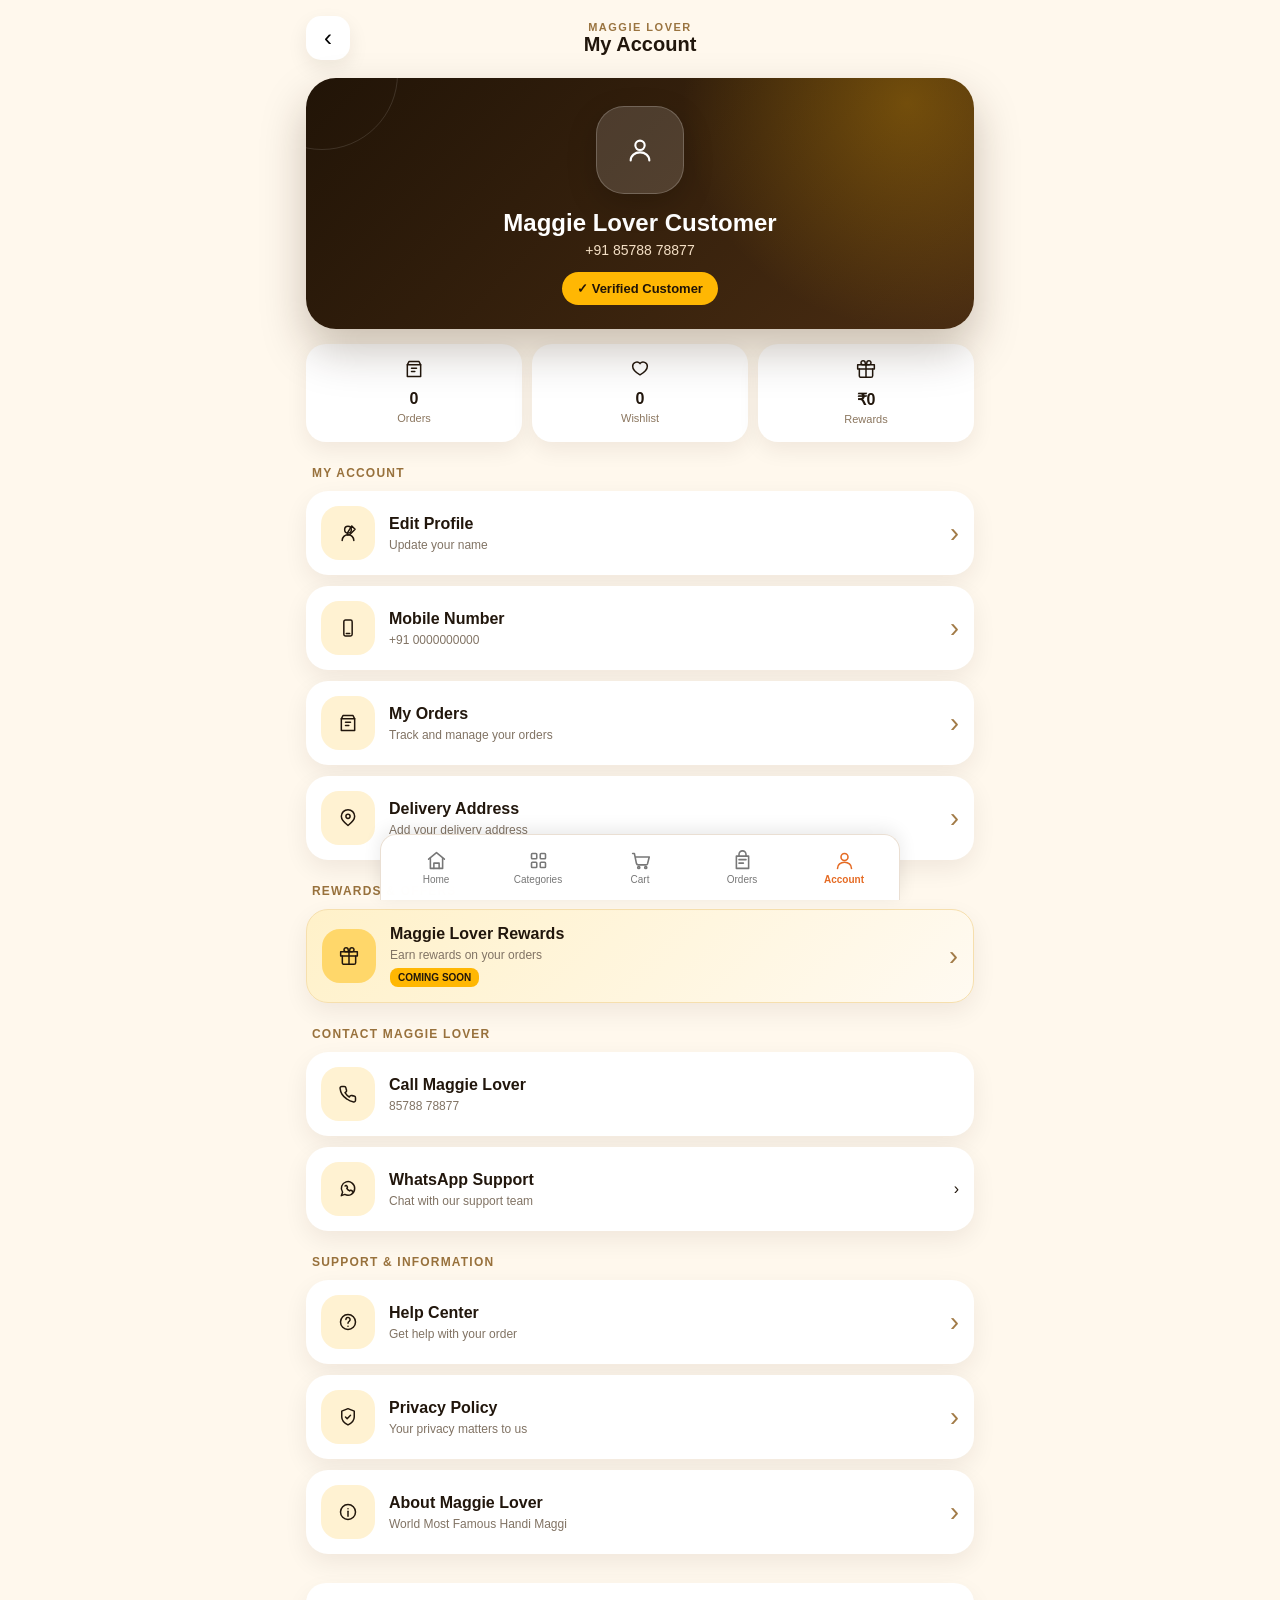
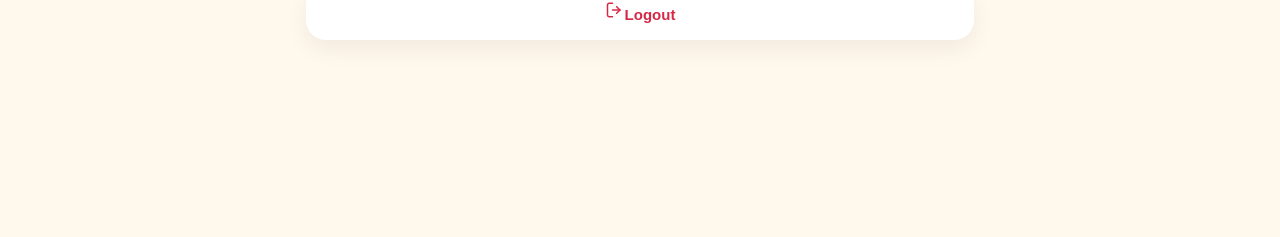
<file: account.html>
<!DOCTYPE html>
<html lang="en">
<head>
<meta charset="UTF-8">
<meta name="viewport" content="width=device-width, initial-scale=1.0, minimum-scale=1.0, maximum-scale=1.0, user-scalable=no, viewport-fit=cover">

<title>My Account - Maggie Lover</title>

<style>
html,body{touch-action:manipulation;-ms-touch-action:manipulation;overscroll-behavior-x:none;}

*{
  box-sizing:border-box;
  -webkit-tap-highlight-color:transparent;
}

html{
  scroll-behavior:smooth;
}

body{
  margin:0;
  font-family:Arial, sans-serif;
  background:#fff8ed;
  color:#21160c;
}

.account-page{
  min-height:100vh;
  padding:16px 16px 115px;
  max-width:700px;
  margin:auto;
}

/* ================= HEADER ================= */

.top-header{
  display:flex;
  align-items:center;
  justify-content:space-between;
  margin-bottom:18px;
}

.back-btn{
  width:44px;
  height:44px;
  border:none;
  border-radius:15px;
  background:#fff;
  font-size:24px;
  box-shadow:0 8px 20px rgba(40,20,5,.08);
}

.top-title{
  text-align:center;
}

.top-title small{
  display:block;
  color:#9a7440;
  font-size:11px;
  font-weight:800;
  letter-spacing:1.5px;
}

.top-title strong{
  font-size:20px;
}

.top-space{
  width:44px;
}

/* ================= PROFILE ================= */

.profile-card{
  position:relative;
  overflow:hidden;
  background:
    radial-gradient(circle at 90% 10%,rgba(255,183,3,.28),transparent 35%),
    linear-gradient(135deg,#211407,#4a2d12);
  color:white;
  border-radius:30px;
  padding:28px 20px 24px;
  text-align:center;
  box-shadow:0 22px 45px rgba(42,22,5,.25);
}

.profile-card:before{
  content:"";
  position:absolute;
  width:150px;
  height:150px;
  border:1px solid rgba(255,255,255,.12);
  border-radius:50%;
  top:-80px;
  left:-60px;
}

.profile-avatar{
  position:relative;
  width:88px;
  height:88px;
  margin:auto;
  border-radius:28px;
  display:flex;
  align-items:center;
  justify-content:center;
  font-size:42px;
  background:rgba(255,255,255,.14);
  border:1px solid rgba(255,255,255,.2);
  box-shadow:0 10px 30px rgba(0,0,0,.18);
}

.profile-card h2{
  margin:15px 0 5px;
  font-size:24px;
}

.profile-card p{
  margin:0 0 14px;
  color:#f4dfc5;
  font-size:14px;
}

.verified{
  display:inline-flex;
  align-items:center;
  gap:6px;
  padding:9px 15px;
  border-radius:999px;
  background:#ffb703;
  color:#211407;
  font-size:13px;
  font-weight:800;
}

/* ================= QUICK STATS ================= */

.quick-stats{
  display:grid;
  grid-template-columns:repeat(3,1fr);
  gap:10px;
  margin:15px 0 24px;
}

.stat{
  background:white;
  border-radius:20px;
  padding:15px 8px;
  text-align:center;
  box-shadow:0 8px 22px rgba(40,20,5,.07);
}

.stat-icon{
  font-size:22px;
}

.stat strong{
  display:block;
  margin-top:5px;
  font-size:16px;
}

.stat small{
  color:#8b765f;
  font-size:11px;
}

/* ================= SECTION ================= */

.section-title{
  margin:24px 6px 10px;
  color:#98713c;
  font-size:12px;
  font-weight:900;
  letter-spacing:1.2px;
  text-transform:uppercase;
}

/* ================= CARDS ================= */

.card{
  width:100%;
  border:none;
  background:white;
  border-radius:22px;
  padding:15px;
  margin:11px 0;
  display:flex;
  align-items:center;
  justify-content:space-between;
  text-align:left;
  box-shadow:0 9px 24px rgba(40,20,5,.07);
  cursor:pointer;
  transition:.15s ease;
}

.card:active{
  transform:scale(.98);
}

.left{
  display:flex;
  align-items:center;
  gap:14px;
  min-width:0;
}

.icon{
  width:54px;
  height:54px;
  flex-shrink:0;
  border-radius:18px;
  display:flex;
  align-items:center;
  justify-content:center;
  background:#fff2d2;
  font-size:25px;
}

.card strong{
  display:block;
  color:#21160c;
  font-size:16px;
}

.card p{
  margin:5px 0 0;
  color:#817364;
  font-size:12px;
}

.arrow{
  color:#a27b47;
  font-size:27px;
  margin-left:10px;
}

/* ================= SPECIAL CARD ================= */

.reward-card{
  background:linear-gradient(135deg,#fff1c9,#fffaf1);
  border:1px solid #f6dfad;
}

.reward-card .icon{
  background:#ffd76a;
}

.reward-badge{
  display:inline-block;
  margin-top:6px;
  padding:4px 8px;
  border-radius:8px;
  background:#ffb703;
  color:#21160c;
  font-size:10px;
  font-weight:900;
}

/* ================= LOGOUT ================= */

.logout{
  width:100%;
  border:none;
  margin-top:18px;
  padding:17px;
  border-radius:20px;
  background:#fff;
  color:#d62845;
  font-size:15px;
  font-weight:900;
  box-shadow:0 9px 24px rgba(40,20,5,.06);
}

/* ================= BOTTOM NAV ================= */

.bottom-nav{
  position:fixed;
  left:0;
  right:0;
  bottom:0;
  height:76px;
  background:rgba(255,255,255,.96);
  backdrop-filter:blur(15px);
  -webkit-backdrop-filter:blur(15px);
  border-top:1px solid #eee5da;
  display:flex;
  justify-content:space-around;
  align-items:center;
  padding:7px 4px;
  z-index:9999;
}

.nav-item{
  min-width:58px;
  text-decoration:none;
  color:#877665;
  display:flex;
  flex-direction:column;
  align-items:center;
  gap:4px;
  font-size:11px;
  font-weight:800;
}

.nav-item span{
  font-size:21px;
}

.nav-item.active{
  color:#f47b00;
}

.nav-item.active span{
  transform:translateY(-1px);
}

.cart-icon-wrap{
  position:relative;
}

.cart-count{
  position:absolute;
  right:-9px;
  top:-7px;
  min-width:17px;
  height:17px;
  padding:2px 4px;
  border-radius:999px;
  background:#f47b00;
  color:#fff;
  font-size:9px;
  text-align:center;
}

/* ================= RESPONSIVE ================= */

@media(max-width:380px){
  .account-page{
    padding-left:12px;
    padding-right:12px;
  }

  .profile-card h2{
    font-size:21px;
  }

  .card{
    padding:13px;
  }

  .icon{
    width:50px;
    height:50px;
  }
}
</style>
<script src="api.js"></script>

<style id="maggie-universal-bottom-navigation">
/* Universal fixed navigation: identical on every customer page */
html{scroll-padding-bottom:calc(76px + env(safe-area-inset-bottom)) !important;}
body{padding-bottom:calc(88px + env(safe-area-inset-bottom)) !important;}
.bottom-nav{position:fixed !important;left:0 !important;right:0 !important;bottom:0 !important;top:auto !important;transform:none !important;width:100% !important;max-width:none !important;height:calc(66px + env(safe-area-inset-bottom)) !important;min-height:calc(66px + env(safe-area-inset-bottom)) !important;box-sizing:border-box !important;display:flex !important;flex-direction:row !important;align-items:center !important;justify-content:space-around !important;gap:0 !important;margin:0 !important;padding:5px 4px calc(5px + env(safe-area-inset-bottom)) !important;background:rgba(255,255,255,.98) !important;border-top:1px solid #eadfd3 !important;box-shadow:0 -4px 18px rgba(0,0,0,.09) !important;z-index:2147483000 !important;visibility:visible !important;opacity:1 !important;pointer-events:auto !important;}
.bottom-nav .nav-item{position:static !important;flex:1 1 20% !important;width:20% !important;max-width:20% !important;min-width:0 !important;height:54px !important;min-height:54px !important;margin:0 !important;padding:5px 0 !important;display:flex !important;flex-direction:column !important;align-items:center !important;justify-content:center !important;gap:3px !important;box-sizing:border-box !important;text-decoration:none !important;border:0 !important;border-radius:10px !important;background:transparent !important;color:#777 !important;font-size:11px !important;line-height:1.1 !important;white-space:nowrap !important;transform:none !important;}
.bottom-nav .nav-item svg{display:block !important;width:21px !important;height:21px !important;min-width:21px !important;min-height:21px !important;flex:0 0 21px !important;}
.bottom-nav .nav-item small,.bottom-nav .nav-item span{display:block !important;margin:0 !important;padding:0 !important;font-size:10px !important;line-height:12px !important;font-weight:500 !important;}
.bottom-nav .nav-item.active{color:#e56b24 !important;background:transparent !important;font-weight:700 !important;}
.bottom-nav .nav-item.active small,.bottom-nav .nav-item.active span{font-weight:700 !important;}
@media(min-width:700px){.bottom-nav{left:50% !important;right:auto !important;transform:translateX(-50%) !important;width:min(100%,520px) !important;border-left:1px solid #eadfd3 !important;border-right:1px solid #eadfd3 !important;border-radius:16px 16px 0 0 !important;}}
</style>
<!-- maggie-nav-prefetch -->

<link rel="prefetch" href="index.html" as="document">
<link rel="prefetch" href="categories.html" as="document">
<link rel="prefetch" href="cart.html" as="document">
<link rel="prefetch" href="orders.html" as="document">
<link rel="prefetch" href="account.html" as="document">
</head>

<body>

<div class="account-page">

  <!-- TOP HEADER -->
  <div class="top-header">

    <button class="back-btn" onclick="history.back()">‹</button>

    <div class="top-title">
      <small>MAGGIE LOVER</small>
      <strong>My Account</strong>
    </div>

    <div class="top-space"></div>

  </div>


  <!-- PROFILE -->
  <div class="profile-card">

    <div class="profile-avatar"><svg width="28" height="28" viewBox="0 0 24 24" fill="none"
     stroke="currentColor" stroke-width="1.8"
     stroke-linecap="round" stroke-linejoin="round">
  <circle cx="12" cy="8" r="4"/>
  <path d="M4 21c0-4.2 3.6-7 8-7s8 2.8 8 7"/>
    </svg></div>

    <h2 id="profileName">Maggie Lover Customer</h2>

    <p id="headerPhone">+91 85788 78877</p>

    <span class="verified">
      ✓ Verified Customer
    </span>

  </div>


  <!-- QUICK STATS -->
  <div class="quick-stats">

    <div class="stat">
      <div class="stat-icon"><svg width="20" height="20" viewBox="0 0 24 24" fill="none" stroke="currentColor" stroke-width="1.8" stroke-linecap="round" stroke-linejoin="round">
  <path d="M6 3h12l2 4v14H4V7l2-4z"/>
  <path d="M4 7h16"/>
  <path d="M9 11h6"/>
  <path d="M9 15h4"/>
      </svg></div>
      <strong id="orderCount">0</strong>
      <small>Orders</small>
    </div>

    <div class="stat">
      <div class="stat-icon"><svg width="20" height="20" viewBox="0 0 24 24" fill="none"
     stroke="currentColor" stroke-width="1.8"
     stroke-linecap="round" stroke-linejoin="round">
  <path d="M20.8 8.8c0 5.5-8.8 10.2-8.8 10.2S3.2 14.3 3.2 8.8A5 5 0 0 1 12 5.5a5 5 0 0 1 8.8 3.3z"/>
      </svg></div>
      <strong>0</strong>
      <small>Wishlist</small>
    </div>

    <div class="stat">
      <div class="stat-icon"><svg width="20" height="20" viewBox="0 0 24 24" fill="none"
     stroke="currentColor" stroke-width="1.8"
     stroke-linecap="round" stroke-linejoin="round">
  <path d="M20 12v8a2 2 0 0 1-2 2H6a2 2 0 0 1-2-2v-8"/>
  <path d="M2 7h20v5H2z"/>
  <path d="M12 7v15"/>
  <path d="M12 7H8.5a2.5 2.5 0 1 1 2.5-2.5C11 6 12 7 12 7z"/>
  <path d="M12 7h3.5A2.5 2.5 0 1 0 13 4.5C13 6 12 7 12 7z"/>
      </svg></div>
      <strong>₹0</strong>
      <small>Rewards</small>
    </div>

  </div>


  <!-- ACCOUNT -->
  <div class="section-title">
    My Account
  </div>


  <div class="card" onclick="editProfile()">

    <div class="left">

      <div class="icon"><svg width="20" height="20" viewBox="0 0 24 24" fill="none" stroke="currentColor" stroke-width="1.8" stroke-linecap="round" stroke-linejoin="round">
  <circle cx="12" cy="8" r="4"/>
  <path d="M5 21c0-3.9 3.1-7 7-7s7 3.1 7 7"/>
  <path d="M16.5 3.5l4 4-6.5 6.5-3 .5.5-3z"/>
      </svg></div>

      <div>
        <strong>Edit Profile</strong>
        <p>Update your name</p>
      </div>

    </div>

    <span class="arrow">›</span>

  </div>


  <div class="card" onclick="changePhone()">

    <div class="left">

      <div class="icon"><svg width="20" height="20" viewBox="0 0 24 24" fill="none" stroke="currentColor" stroke-width="1.8" stroke-linecap="round" stroke-linejoin="round">
  <rect x="7" y="2.5" width="10" height="19" rx="2"/>
  <path d="M10 18.5h4"/>
      </svg></div>

      <div>
        <strong>Mobile Number</strong>
        <p id="profilePhone">+91 0000000000</p>
      </div>

    </div>

    <span class="arrow">›</span>

  </div>


  <div class="card" onclick="location.href='orders.html'">

    <div class="left">

      <div class="icon"><svg width="20" height="20" viewBox="0 0 24 24" fill="none" stroke="currentColor" stroke-width="1.8" stroke-linecap="round" stroke-linejoin="round">
  <path d="M6 3h12l2 4v14H4V7l2-4z"/>
  <path d="M4 7h16"/>
  <path d="M9 11h6"/>
  <path d="M9 15h4"/>
      </svg></div>

      <div>
        <strong>My Orders</strong>
        <p>Track and manage your orders</p>
      </div>

    </div>

    <span class="arrow">›</span>

  </div>


  <div class="card" onclick="addAddress()">

    <div class="left">

      <div class="icon"><svg width="20" height="20" viewBox="0 0 24 24" fill="none" stroke="currentColor" stroke-width="1.8" stroke-linecap="round" stroke-linejoin="round">
  <path d="M20 10c0 5-8 11-8 11S4 15 4 10a8 8 0 1 1 16 0z"/>
  <circle cx="12" cy="10" r="2.5"/>
      </svg></div>

      <div>
        <strong>Delivery Address</strong>
        <p id="addressText">Add your delivery address</p>
      </div>

    </div>

    <span class="arrow">›</span>

  </div>


  <!-- REWARDS -->
  <div class="section-title">
    Rewards & Offers
  </div>


  <div class="card reward-card" onclick="showRewards()">

    <div class="left">

      <div class="icon"><svg width="20" height="20" viewBox="0 0 24 24" fill="none"
     stroke="currentColor" stroke-width="1.8"
     stroke-linecap="round" stroke-linejoin="round">
  <path d="M20 12v8a2 2 0 0 1-2 2H6a2 2 0 0 1-2-2v-8"/>
  <path d="M2 7h20v5H2z"/>
  <path d="M12 7v15"/>
  <path d="M12 7H8.5a2.5 2.5 0 1 1 2.5-2.5C11 6 12 7 12 7z"/>
  <path d="M12 7h3.5A2.5 2.5 0 1 0 13 4.5C13 6 12 7 12 7z"/>
      </svg></div>

      <div>
        <strong>Maggie Lover Rewards</strong>
        <p>Earn rewards on your orders</p>
        <span class="reward-badge">COMING SOON</span>
      </div>

    </div>

    <span class="arrow">›</span>

  </div>


  <!-- CONTACT -->
  <div class="section-title">
    Contact Maggie Lover
  </div>


  <div class="card" onclick="callMaggie()">

    <div class="left">

      <div class="icon"><svg width="20" height="20" viewBox="0 0 24 24" fill="none" stroke="currentColor" stroke-width="1.8" stroke-linecap="round" stroke-linejoin="round">
  <path d="M21 16.5v3a2 2 0 0 1-2.2 2A18.8 18.8 0 0 1 10.6 18a18.5 18.5 0 0 1-6-6A18.8 18.8 0 0 1 2.5 5.2 2 2 0 0 1 4.5 3h3a2 2 0 0 1 2 1.7c.1.9.3 1.8.7 2.7a2 2 0 0 1-.5 2.1L8.4 10.4a15 15 0 0 0 5.2 5.2l.9-1.3a2 2 0 0 1 2.1-.5c.9.3 1.8.6 2.7.7a2 2 0 0 1 1.7 2z"/>
      </svg></div>

      <div>
        <strong>Call Maggie Lover</strong>
        <p>85788 78877</p>
      </div>

    </div>

  </div>


  <div class="card" onclick="openWhatsApp()">

    <div class="left">

      <div class="icon"><svg width="20" height="20" viewBox="0 0 24 24" fill="none" stroke="currentColor" stroke-width="1.8" stroke-linecap="round" stroke-linejoin="round">
  <path d="M20 11.5a8 8 0 0 1-11.8 7L4 20l1.5-4.2A8 8 0 1 1 20 11.5z"/>
  <path d="M8.5 8.5c.3-.7.6-.7 1-.7h.5c.3 0 .5.1.6.4l.7 1.6c.1.3.1.5-.1.7l-.6.7c.8 1.4 1.9 2.4 3.4 3.1l.6-.7c.2-.2.4-.3.7-.2l1.6.7c.3.1.4.3.4.6v.5"/>
      </svg></div>

      <div>
        <strong>WhatsApp Support</strong>
        <p>Chat with our support team</p>
      </div>

    </div>

    <span>›</span>

  </div>


  <!-- SUPPORT -->
  <div class="section-title">
    Support & Information
  </div>


  <div class="card" onclick="showHelp()">

    <div class="left">

      <div class="icon"><svg width="20" height="20" viewBox="0 0 24 24" fill="none" stroke="currentColor" stroke-width="1.8" stroke-linecap="round" stroke-linejoin="round">
  <circle cx="12" cy="12" r="9"/>
  <path d="M9.5 9a2.5 2.5 0 1 1 4.1 1.9c-.9.7-1.6 1.1-1.6 2.6"/>
  <path d="M12 17h.01"/>
      </svg></div>

      <div>
        <strong>Help Center</strong>
        <p>Get help with your order</p>
      </div>

    </div>

    <span class="arrow">›</span>

  </div>


  <div class="card" onclick="showPrivacy()">

    <div class="left">

      <div class="icon"><svg width="20" height="20" viewBox="0 0 24 24" fill="none" stroke="currentColor" stroke-width="1.8" stroke-linecap="round" stroke-linejoin="round">
  <path d="M12 21.5s7.5-3.8 7.5-9.5V5l-7.5-3-7.5 3v7c0 5.7 7.5 9.5 7.5 9.5z"/>
  <path d="M9 12l2 2 4-4"/>
      </svg></div>

      <div>
        <strong>Privacy Policy</strong>
        <p>Your privacy matters to us</p>
      </div>

    </div>

    <span class="arrow">›</span>

  </div>


  <div class="card" onclick="showAbout()">

    <div class="left">

      <div class="icon"><svg width="20" height="20" viewBox="0 0 24 24" fill="none" stroke="currentColor" stroke-width="1.8" stroke-linecap="round" stroke-linejoin="round">
  <circle cx="12" cy="12" r="9"/>
  <path d="M12 11v6"/>
  <path d="M12 8h.01"/>
      </svg></div>

      <div>
        <strong>About Maggie Lover</strong>
        <p>World Most Famous Handi Maggi</p>
      </div>

    </div>

    <span class="arrow">›</span>

  </div>


  <!-- LOGOUT -->

  <button class="logout" onclick="logout()">
    <svg width="20" height="20" viewBox="0 0 24 24" fill="none"
  stroke="currentColor" stroke-width="1.8"
  stroke-linecap="round" stroke-linejoin="round">
  <path d="M9 4H5a2 2 0 0 0-2 2v12a2 2 0 0 0 2 2h4"/>
  <path d="M14 8l4 4-4 4"/>
  <path d="M18 12H9"/>
    </svg>Logout
  </button>

</div>


<!-- BOTTOM NAV -->

<nav class="bottom-nav">

<a
  class="nav-item"
  href="index.html"
>
<svg width="20" height="20" viewBox="0 0 24 24" fill="none"
     stroke="currentColor" stroke-width="1.8"
     stroke-linecap="round" stroke-linejoin="round">
  <path d="M3 10.5L12 3l9 7.5"/>
  <path d="M5 9.5V21h14V9.5"/>
  <path d="M9 21v-6h6v6"/>
</svg>
<small>Home</small>
</a>

<a
  class="nav-item"
  href="categories.html"
>
 <svg width="20" height="20" viewBox="0 0 24 24" fill="none"
     stroke="currentColor" stroke-width="1.8"
     stroke-linecap="round" stroke-linejoin="round">
  <rect x="4" y="4" width="6" height="6" rx="1"/>
  <rect x="14" y="4" width="6" height="6" rx="1"/>
  <rect x="4" y="14" width="6" height="6" rx="1"/>
  <rect x="14" y="14" width="6" height="6" rx="1"/>
 </svg>
<small>Categories</small>
</a>

<a
  class="nav-item"
  href="cart.html"
>
<svg width="20" height="20" viewBox="0 0 24 24" fill="none"
     stroke="currentColor" stroke-width="1.8"
     stroke-linecap="round" stroke-linejoin="round">
  <path d="M3 4h2l2.4 11.5a2 2 0 0 0 2 1.5h8.8a2 2 0 0 0 1.9-1.4L22 8H6"/>
  <circle cx="10" cy="20" r="1.2"/>
  <circle cx="18" cy="20" r="1.2"/>
</svg>
<small>Cart</small>
</a>

<a
  class="nav-item"
  href="orders.html"
>
 <svg width="20" height="20" viewBox="0 0 24 24" fill="none"
     stroke="currentColor" stroke-width="1.8"
     stroke-linecap="round" stroke-linejoin="round">
  <path d="M5 7h14v14H5z"/>
  <path d="M8 7V5a4 4 0 0 1 8 0v2"/>
  <path d="M8 11h8"/>
  <path d="M8 15h5"/>
 </svg>
<small>Orders</small>
</a>

<a
  class="nav-item active"
  href="account.html"
>
<svg width="20" height="20" viewBox="0 0 24 24" fill="none"
     stroke="currentColor" stroke-width="1.8"
     stroke-linecap="round" stroke-linejoin="round">
  <circle cx="12" cy="8" r="4"/>
  <path d="M4 21c0-4.2 3.6-7 8-7s8 2.8 8 7"/>
</svg>
<small>Account</small>
</a>

</nav>


<script>

/* ================= PROFILE ================= */

function editProfile(){

  const oldName =
    localStorage.getItem("profileName") ||
    document.getElementById("profileName").innerText;

  const newName = prompt(
    "Enter your name",
    oldName
  );

  if(newName && newName.trim()){

    const name = newName.trim();

    localStorage.setItem(
      "profileName",
      name
    );

    document.getElementById(
      "profileName"
    ).innerText = name;

  }

}


/* ================= PHONE ================= */

function changePhone(){

  let current =
    localStorage.getItem("profilePhone") ||
    "8578878877";

  current =
    current
      .replace("+91 ","")
      .replace(/\s/g,"");

  let phone = prompt(
    "Enter 10-digit mobile number",
    current
  );

  if(phone === null) return;

  phone =
    phone.replace(/\D/g,"");

  if(phone.length !== 10){

    alert(
      "Please enter a valid 10-digit mobile number."
    );

    return;
  }

  const formatted =
    "+91 " +
    phone.slice(0,5) +
    " " +
    phone.slice(5);

  localStorage.setItem(
    "profilePhone",
    formatted
  );

  document.getElementById(
    "profilePhone"
  ).innerText = formatted;

  document.getElementById(
    "headerPhone"
  ).innerText = formatted;

  alert(
    "Mobile number updated successfully ✅"
  );

}


/* ================= ADDRESS ================= */

function addAddress(){

  const oldAddress =
    localStorage.getItem("savedAddress") || "";

  const address = prompt(
    "Enter your delivery address",
    oldAddress
  );

  if(address && address.trim()){

    localStorage.setItem(
      "savedAddress",
      address.trim()
    );

    document.getElementById(
      "addressText"
    ).innerText = address.trim();

    alert(
      "Delivery address saved successfully ✅"
    );

  }

}


/* ================= REWARDS ================= */

function showRewards(){

  alert(
    "🎁 Maggie Lover Rewards\n\n" +
    "Earn exciting rewards on your orders.\n\n" +
    "Rewards system is coming soon."
  );

}


/* ================= CALL ================= */

function callMaggie(){

  window.location.href =
    "tel:8578878877";

}


/* ================= WHATSAPP ================= */

function openWhatsApp(){

  window.open(
    "https://wa.me/918578878877",
    "_blank"
  );

}


/* ================= HELP ================= */

function showHelp(){

  alert(
    "HELP CENTER\n\n" +
    "Need help with your order?\n\n" +
    "📞 85788 78877\n\n" +
    "Support Hours:\n" +
    "10:00 AM – 10:00 PM\n\n" +
    "You can contact Maggie Lover for:\n" +
    "• Order issues\n" +
    "• Delivery problems\n" +
    "• Payment problems\n" +
    "• Refund & cancellation\n" +
    "• App support\n" +
    "• Feedback"
  );

}


/* ================= PRIVACY ================= */

function showPrivacy(){

  alert(
    "PRIVACY POLICY\n\n" +
    "Maggie Lover – Spicy Corner\n\n" +
    "We respect your privacy and protect " +
    "your personal information.\n\n" +
    "Your information may be used for " +
    "order processing, delivery, customer " +
    "support and improving our services.\n\n" +
    "We do not sell your personal data.\n\n" +
    "For privacy-related requests contact:\n" +
    "85788 78877"
  );

}


/* ================= ABOUT ================= */

function showAbout(){

  alert(
    "MAGGIE LOVER – SPICY CORNER\n\n" +
    "🌟 World Most Famous Handi Maggi\n\n" +
    "📍 Gaya, Bihar\n" +
    "📲 @maggi_lover_gaya\n\n" +
    "Our menu includes:\n" +
    "🍜 Handi Maggi\n" +
    "🍝 Pasta\n" +
    "🥟 Momos\n" +
    "🍕 Pizza\n" +
    "🧀 Paneer\n" +
    "🌶️ Manchurian\n\n" +
    "Thank you for choosing Maggie Lover ❤️"
  );

}


/* ================= LOGOUT ================= */

function logout(){

  if(confirm(
    "Are you sure you want to logout?"
  )){

    /* Remove login/profile session data only.
       Orders, cart and saved address are kept. */
    localStorage.removeItem("maggieLoverUser");
    localStorage.removeItem("profileName");
    localStorage.removeItem("profilePhone");
    localStorage.removeItem("userName");
    localStorage.removeItem("userPhone");
    localStorage.removeItem("userEmail");
    localStorage.removeItem("isLoggedIn");

    alert(
      "Logged out successfully ✅"
    );

    /* Return to the main app so its login/create-account
       screen is shown because no user is saved. */
    window.location.href = "index.html";

  }

}


/* ================= LOAD DATA ================= */

window.addEventListener(
  "load",
  function(){

    const savedName =
      localStorage.getItem("profileName");

    if(savedName){

      document.getElementById(
        "profileName"
      ).innerText = savedName;

    }


    const savedPhone =
      localStorage.getItem("profilePhone");

    if(savedPhone){

      document.getElementById(
        "profilePhone"
      ).innerText = savedPhone;

      document.getElementById(
        "headerPhone"
      ).innerText = savedPhone;

    }


    const savedAddress =
      localStorage.getItem("savedAddress");

    if(savedAddress){

      document.getElementById(
        "addressText"
      ).innerText = savedAddress;

    }


    let cart = [];
    try {
      const savedCart = localStorage.getItem("maggieCart");
      cart = savedCart ? JSON.parse(savedCart) : [];
      if (!Array.isArray(cart)) cart = [];
    } catch (error) {
      cart = [];
    }

    updateCartCount();

  }
);

  /* ================= ACCOUNT ENHANCEMENTS ================= */

// Cart count update
function updateCartCount(){

  let cart = [];
  try {
    const savedCart = localStorage.getItem("maggieCart");
    cart = savedCart ? JSON.parse(savedCart) : [];
    if (!Array.isArray(cart)) cart = [];
  } catch (error) {
    cart = [];
  }

  const count =
    document.getElementById("cartCount");

  const totalQty = Array.isArray(cart)
    ? cart.reduce((total, item) => total + Number(item.qty || item.quantity || 1), 0)
    : 0;

  if(count){
    count.innerText = totalQty;
  }
}


// Order count update
function updateOrderCount(){

  let orders = [];
  try {
    const savedOrders = localStorage.getItem("maggieOrders");
    orders = savedOrders ? JSON.parse(savedOrders) : [];
    if (!Array.isArray(orders)) orders = [];
  } catch (error) {
    orders = [];
  }

  const orderCount =
    document.getElementById("orderCount");

  if(orderCount){
    orderCount.innerText = orders.length;
  }
}


// Update account information
function refreshAccount(){

  const savedName =
    localStorage.getItem("profileName");

  if(savedName){
    document.getElementById(
      "profileName"
    ).innerText = savedName;
  }


  const savedPhone =
    localStorage.getItem("profilePhone");

  if(savedPhone){

    document.getElementById(
      "profilePhone"
    ).innerText = savedPhone;

    document.getElementById(
      "headerPhone"
    ).innerText = savedPhone;

  }


  const savedAddress =
    localStorage.getItem("savedAddress");

  if(savedAddress){

    document.getElementById(
      "addressText"
    ).innerText = savedAddress;

  }


  updateCartCount();
  updateOrderCount();

}


// Refresh whenever page becomes visible
window.addEventListener("pageshow", function () {
  updateCartCount();
  updateOrderCount();
});

window.addEventListener("storage", function (event) {
  if (event.key === "maggieCart") updateCartCount();
  if (event.key === "maggieOrders") updateOrderCount();
});

document.addEventListener(
  "visibilitychange",
  function(){

    if(!document.hidden){
      refreshAccount();
    }

  }
);


// Refresh when returning to page
window.addEventListener(
  "pageshow",
  function(){
    refreshAccount();
  }
);

</script>
  
  

<script src="catalog-sync.js"></script>

<script id="maggie-universal-nav-active">
document.addEventListener('DOMContentLoaded',function(){var p=(location.pathname.split('/').pop()||'index.html').toLowerCase();var map={'index.html':'index.html','categories.html':'categories.html','cart.html':'cart.html','orders.html':'orders.html','tracking.html':'orders.html','order-success.html':'orders.html','account.html':'account.html','search.html':'categories.html','see-all.html':'categories.html','product.html':'categories.html','checkout.html':'cart.html','buy.now.html':'cart.html'};var active=map[p]||'';document.querySelectorAll('.bottom-nav .nav-item').forEach(function(a){var href=(a.getAttribute('href')||'').toLowerCase();a.classList.toggle('active',!!active&&href===active);});});
</script>

<style id="maggie-final-identical-navigation">
/* Final shared navigation override: same dimensions and appearance on every page */
:root{--maggie-nav-height:66px;}
.bottom-nav{position:fixed!important;inset:auto 0 0 0!important;top:auto!important;left:0!important;right:0!important;transform:none!important;width:100%!important;max-width:none!important;height:calc(var(--maggie-nav-height) + env(safe-area-inset-bottom))!important;min-height:calc(var(--maggie-nav-height) + env(safe-area-inset-bottom))!important;box-sizing:border-box!important;display:flex!important;flex-direction:row!important;align-items:center!important;justify-content:space-around!important;gap:0!important;margin:0!important;padding:5px 4px calc(5px + env(safe-area-inset-bottom))!important;background:rgba(255,255,255,.98)!important;border-top:1px solid #eadfd3!important;box-shadow:0 -4px 18px rgba(0,0,0,.09)!important;z-index:2147483000!important;visibility:visible!important;opacity:1!important;pointer-events:auto!important;}
.bottom-nav .nav-item{position:static!important;flex:1 1 20%!important;width:20%!important;max-width:20%!important;min-width:0!important;height:54px!important;min-height:54px!important;margin:0!important;padding:5px 0!important;display:flex!important;flex-direction:column!important;align-items:center!important;justify-content:center!important;gap:3px!important;box-sizing:border-box!important;text-decoration:none!important;border:0!important;border-radius:10px!important;background:transparent!important;color:#777!important;font-size:11px!important;line-height:1.1!important;white-space:nowrap!important;transform:none!important;}
.bottom-nav .nav-item svg{display:block!important;width:21px!important;height:21px!important;min-width:21px!important;min-height:21px!important;flex:0 0 21px!important;margin:0!important;}
.bottom-nav .nav-item small,.bottom-nav .nav-item span{display:block!important;margin:0!important;padding:0!important;font-size:10px!important;line-height:12px!important;font-weight:500!important;}
.bottom-nav .nav-item.active{color:#e56b24!important;background:transparent!important;font-weight:700!important;}
.bottom-nav .nav-item.active small,.bottom-nav .nav-item.active span{font-weight:700!important;}
body{padding-bottom:calc(82px + env(safe-area-inset-bottom))!important;}
@media(min-width:700px){.bottom-nav{left:50%!important;right:auto!important;transform:translateX(-50%)!important;width:min(100%,520px)!important;border-left:1px solid #eadfd3!important;border-right:1px solid #eadfd3!important;border-radius:16px 16px 0 0!important;}}
/* Keep navigation transitions smooth when supported; normal navigation remains fallback */
@view-transition{navigation:auto;}
::view-transition-old(root),::view-transition-new(root){animation-duration:160ms;}
</style>
</body>
</html>
</file>
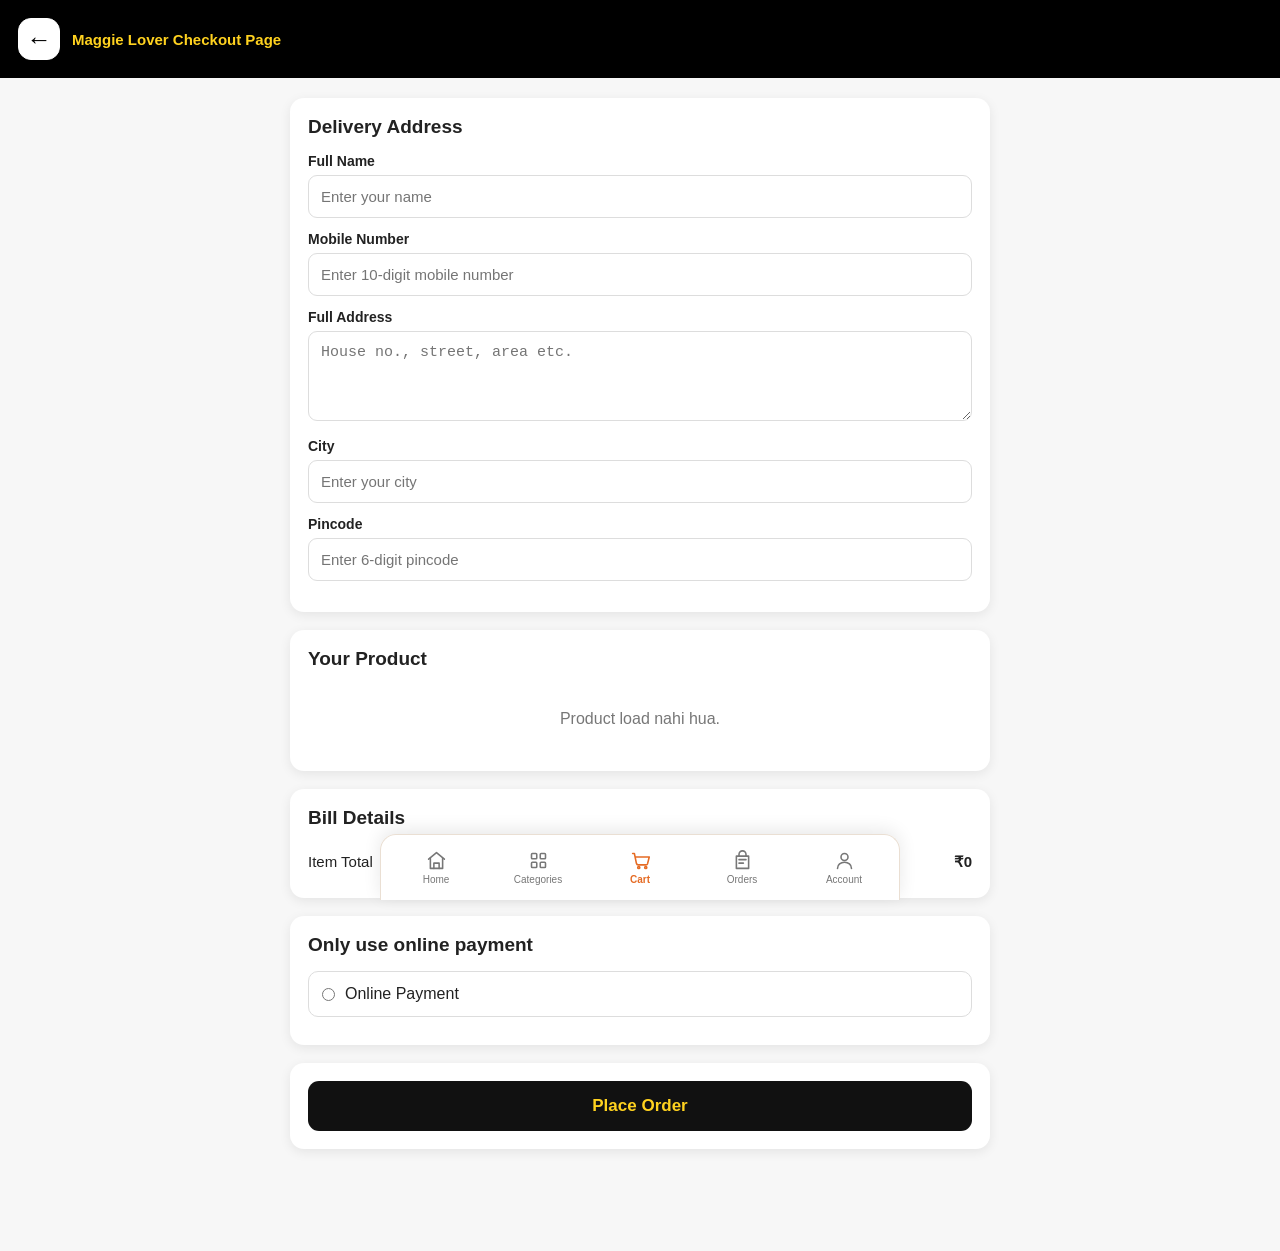
<file: buy.now.html>
<!DOCTYPE html>
<html lang="en">

<head>

<meta charset="UTF-8">

<meta name="viewport" content="width=device-width, initial-scale=1.0, minimum-scale=1.0, maximum-scale=1.0, user-scalable=no, viewport-fit=cover">

<title>Buy Now - Maggie Lover</title>

<style>
html,body{touch-action:manipulation;-ms-touch-action:manipulation;overscroll-behavior-x:none;}


*{
    box-sizing:border-box;
    margin:0;
    padding:0;
}

body{
    font-family:Arial,sans-serif;
    background:#f7f7f7;
    color:#222;
    padding-bottom:30px;
}


/* HEADER */

.header{
    display:flex;
    align-items:center;
    justify-content:flex-start;
    background:#000000;
    color:#ffd21f;
    padding:18px;
    font-size:22px;
    font-weight:bold;
}

.back-button{
    width:42px;
    height:42px;
    border:1px solid rgb(255, 255, 255);
    border-radius:13px;
    background:rgb(255, 255, 255);
    color:#000000;
    display:flex;
    align-items:center;
    justify-content:center;
    font-size:25px;
    font-weight:bold;
    line-height:1;
    padding:0;
    margin-right:12px;
    cursor:pointer;
    transition:all .2s ease;
    box-shadow:0 4px 12px rgba(0,0,0,.25);
}

.back-button:active{
    transform:scale(.92);
    background:rgba(255,210,31,.18);
}

.back-button:hover{
    background:rgba(255,210,31,.15);
    border-color:#ffd21f;
}

.header-title{
    font-size:15px;
    font-weight:bold;
}


/* CONTAINER */

.container{
    width:94%;
    max-width:700px;
    margin:20px auto;
}


/* SECTION */

.section{
    background:#fff;
    border-radius:14px;
    padding:18px;
    margin-bottom:18px;
    box-shadow:0 3px 12px rgba(0,0,0,.08);
}

.section-title{
    font-size:19px;
    font-weight:bold;
    margin-bottom:15px;
}


/* ADDRESS */

.input-group{
    margin-bottom:13px;
}

.input-group label{
    display:block;
    font-size:14px;
    font-weight:bold;
    margin-bottom:6px;
}

.input-group input,
.input-group textarea{
    width:100%;
    border:1px solid #ddd;
    border-radius:9px;
    padding:12px;
    font-size:15px;
    outline:none;
}

.input-group textarea{
    min-height:90px;
    resize:vertical;
}

.input-group input:focus,
.input-group textarea:focus{
    border-color:#e5b900;
}


/* PRODUCT */

.product-card{
    display:flex;
    align-items:center;
    gap:13px;
}

.product-image{
    width:80px;
    height:80px;
    object-fit:cover;
    border-radius:12px;
    background:#eee;
}

.product-info{
    flex:1;
}

.product-name{
    font-size:16px;
    font-weight:bold;
    margin-bottom:6px;
}

.product-price{
    font-size:15px;
    color:#666;
}

.quantity-control{
    display:flex;
    align-items:center;
    gap:9px;
    margin-top:10px;
}

.quantity-btn{
    width:31px;
    height:31px;
    border:none;
    border-radius:7px;
    background:#111;
    color:#ffd21f;
    font-size:20px;
    cursor:pointer;
}

.quantity-number{
    min-width:22px;
    text-align:center;
    font-weight:bold;
}

.product-total{
    font-size:16px;
    font-weight:bold;
}


/* BILL */

.bill-row{
    display:flex;
    justify-content:space-between;
    padding:9px 0;
    font-size:15px;
}

.free{
    color:green;
    font-weight:bold;
}

.bill-total{
    display:flex;
    justify-content:space-between;
    border-top:1px solid #ddd;
    margin-top:8px;
    padding-top:14px;
    font-size:19px;
    font-weight:bold;
}


/* PAYMENT */

.payment-option{
    display:flex;
    align-items:center;
    gap:10px;
    padding:13px;
    border:1px solid #ddd;
    border-radius:10px;
    margin-bottom:10px;
    cursor:pointer;
}

.payment-option input{
    accent-color:#111;
}


/* PLACE ORDER */

.place-order{
    width:100%;
    border:none;
    background:#111;
    color:#ffd21f;
    padding:15px;
    border-radius:11px;
    font-size:17px;
    font-weight:bold;
    cursor:pointer;
}

.place-order:active{
    transform:scale(.98);
}


/* EMPTY */

.empty-product{
    text-align:center;
    padding:25px 10px;
    color:#777;
}


@media(max-width:500px){

    .section{
        padding:15px;
    }

    .product-image{
        width:65px;
        height:65px;
    }

}

</style>

<script src="api.js"></script>

<style id="maggie-universal-bottom-navigation">
/* Universal fixed navigation: identical on every customer page */
html{scroll-padding-bottom:calc(76px + env(safe-area-inset-bottom)) !important;}
body{padding-bottom:calc(88px + env(safe-area-inset-bottom)) !important;}
.bottom-nav{position:fixed !important;left:0 !important;right:0 !important;bottom:0 !important;top:auto !important;transform:none !important;width:100% !important;max-width:none !important;height:calc(66px + env(safe-area-inset-bottom)) !important;min-height:calc(66px + env(safe-area-inset-bottom)) !important;box-sizing:border-box !important;display:flex !important;flex-direction:row !important;align-items:center !important;justify-content:space-around !important;gap:0 !important;margin:0 !important;padding:5px 4px calc(5px + env(safe-area-inset-bottom)) !important;background:rgba(255,255,255,.98) !important;border-top:1px solid #eadfd3 !important;box-shadow:0 -4px 18px rgba(0,0,0,.09) !important;z-index:2147483000 !important;visibility:visible !important;opacity:1 !important;pointer-events:auto !important;}
.bottom-nav .nav-item{position:static !important;flex:1 1 20% !important;width:20% !important;max-width:20% !important;min-width:0 !important;height:54px !important;min-height:54px !important;margin:0 !important;padding:5px 0 !important;display:flex !important;flex-direction:column !important;align-items:center !important;justify-content:center !important;gap:3px !important;box-sizing:border-box !important;text-decoration:none !important;border:0 !important;border-radius:10px !important;background:transparent !important;color:#777 !important;font-size:11px !important;line-height:1.1 !important;white-space:nowrap !important;transform:none !important;}
.bottom-nav .nav-item svg{display:block !important;width:21px !important;height:21px !important;min-width:21px !important;min-height:21px !important;flex:0 0 21px !important;}
.bottom-nav .nav-item small,.bottom-nav .nav-item span{display:block !important;margin:0 !important;padding:0 !important;font-size:10px !important;line-height:12px !important;font-weight:500 !important;}
.bottom-nav .nav-item.active{color:#e56b24 !important;background:transparent !important;font-weight:700 !important;}
.bottom-nav .nav-item.active small,.bottom-nav .nav-item.active span{font-weight:700 !important;}
@media(min-width:700px){.bottom-nav{left:50% !important;right:auto !important;transform:translateX(-50%) !important;width:min(100%,520px) !important;border-left:1px solid #eadfd3 !important;border-right:1px solid #eadfd3 !important;border-radius:16px 16px 0 0 !important;}}
</style>
<!-- maggie-nav-prefetch -->

<link rel="prefetch" href="index.html" as="document">
<link rel="prefetch" href="categories.html" as="document">
<link rel="prefetch" href="cart.html" as="document">
<link rel="prefetch" href="orders.html" as="document">
<link rel="prefetch" href="account.html" as="document">
</head>


<body>


<!-- HEADER -->

<div class="header">

    <button
        type="button"
        class="back-button"
        onclick="history.back()">

        ←

    </button>

    <div class="header-title">
        Maggie Lover Checkout Page
    </div>

</div>



<div class="container">


<!-- DELIVERY ADDRESS -->

<div class="section">

    <div class="section-title">
        Delivery Address
    </div>


    <div class="input-group">

        <label>
            Full Name
        </label>

        <input
            type="text"
            id="customerName"
            placeholder="Enter your name">

    </div>


    <div class="input-group">

        <label>
            Mobile Number
        </label>

        <input
            type="tel"
            id="customerPhone"
            maxlength="10"
            placeholder="Enter 10-digit mobile number">

    </div>


    <div class="input-group">

        <label>
            Full Address
        </label>

        <textarea
            id="customerAddress"
            placeholder="House no., street, area etc."></textarea>

    </div>


    <div class="input-group">

        <label>
            City
        </label>

        <input
            type="text"
            id="customerCity"
            placeholder="Enter your city">

    </div>


    <div class="input-group">

        <label>
            Pincode
        </label>

        <input
            type="tel"
            id="customerPincode"
            maxlength="6"
            placeholder="Enter 6-digit pincode">

    </div>

</div>



<!-- BUY NOW PRODUCT -->

<div class="section">

    <div class="section-title">
        Your Product
    </div>

    <div id="productContainer">

        Loading...

    </div>

</div>



<!-- BILL -->

<div class="section">

    <div class="section-title">
        Bill Details
    </div>

    <div id="billDetails">

        Loading...

    </div>

</div>



<!-- PAYMENT -->

<div class="section">

    <div class="section-title">
        Only use online payment
    </div>


    


    <label class="payment-option">

        <input
            type="radio"
            name="paymentMethod"
            value="ONLINE">

        <span>
            Online Payment
        </span>

    </label>

</div>



<!-- PLACE ORDER -->

<div class="section">

    <button
        type="button"
        class="place-order"
        id="placeOrderButton">

        Place Order

    </button>

</div>


</div>



<script>


/* =========================
   BUY NOW PRODUCT
========================= */

function getBuyNowProduct(){

    try{

        const savedProduct =
            localStorage.getItem(
                "buyNowProduct"
            );

        if(!savedProduct){

            return null;

        }

        return JSON.parse(savedProduct);

    }catch(error){

        console.error(
            "Buy Now product error:",
            error
        );

        return null;

    }

}



/* =========================
   LOAD PRODUCT
========================= */

function loadBuyNowProduct(){

    const product =
        getBuyNowProduct();

    const container =
        document.getElementById(
            "productContainer"
        );


    if(!container){

        return;

    }


    if(!product){

        container.innerHTML = `

            <div class="empty-product">

                Product load nahi hua.

            </div>

        `;

        updateBill();

        return;

    }


    const price =
        Number(product.price || 0);

    const qty =
        Number(product.qty || 1);

    const total =
        price * qty;


    const image =
        product.image ||
        product.img ||
        "";


    container.innerHTML = `

        <div class="product-card">

            <img
                class="product-image"
                src="${image}"
                alt="${product.name || "Product"}"
                onerror="this.style.display='none'"
            >


            <div class="product-info">

                <div class="product-name">

                    ${product.name || "Product"}

                </div>


                <div class="product-price">

                    ₹${price}

                </div>


                <div class="quantity-control">

                    <button
                        type="button"
                        class="quantity-btn"
                        onclick="changeBuyNowQuantity(-1)">

                        −

                    </button>


                    <span
                        class="quantity-number"
                        id="quantityNumber">

                        ${qty}

                    </span>


                    <button
                        type="button"
                        class="quantity-btn"
                        onclick="changeBuyNowQuantity(1)">

                        +

                    </button>

                </div>

            </div>


            <div
                class="product-total"
                id="productTotal">

                ₹${total}

            </div>

        </div>

    `;


    updateBill();

}



/* =========================
   QUANTITY
========================= */

function changeBuyNowQuantity(change){

    const product =
        getBuyNowProduct();


    if(!product){

        return;

    }


    let qty =
        Number(product.qty || 1);


    qty += change;


    if(qty < 1){

        qty = 1;

    }


    product.qty = qty;


    localStorage.setItem(
        "buyNowProduct",
        JSON.stringify(product)
    );


    loadBuyNowProduct();

}



/* =========================
   BILL
========================= */

function updateBill(){

    const product =
        getBuyNowProduct();


    const billDetails =
        document.getElementById(
            "billDetails"
        );


    if(!billDetails){

        return;

    }


    if(!product){

        billDetails.innerHTML = `

            <div class="bill-row">

                <span>Item Total</span>

                <strong>₹0</strong>

            </div>

        `;

        return;

    }


    const price =
        Number(product.price || 0);

    const qty =
        Number(product.qty || 1);


    const subtotal =
        price * qty;


    /* BUY NOW DELIVERY FEE */

    const deliveryFee = 50;


    const discount = 0;


    const grandTotal =
        subtotal +
        deliveryFee -
        discount;


    billDetails.innerHTML = `

        <div class="bill-row">

            <span>
                Item Total
            </span>

            <strong>
                ₹${subtotal}
            </strong>

        </div>


        <div class="bill-row">

            <span>
                Delivery Fee
            </span>

            <strong>
                ₹50
            </strong>

        </div>


        <div class="bill-row">

            <span>
                Discount
            </span>

            <strong>
                − ₹${discount}
            </strong>

        </div>


        <div class="bill-total">

            <span>
                Grand Total
            </span>

            <strong>
                ₹${grandTotal}
            </strong>

        </div>

    `;

}



/* =========================
   SAVED ADDRESS
========================= */

function loadSavedAddress(){

    try{

        const saved =
            localStorage.getItem(
                "checkoutAddress"
            );


        if(!saved){

            return;

        }


        const address =
            JSON.parse(saved);


        document.getElementById(
            "customerName"
        ).value =
            address.name || "";


        document.getElementById(
            "customerPhone"
        ).value =
            address.phone || "";


        document.getElementById(
            "customerAddress"
        ).value =
            address.address || "";


        document.getElementById(
            "customerCity"
        ).value =
            address.city || "";


        document.getElementById(
            "customerPincode"
        ).value =
            address.pincode || "";

    }catch(error){

        console.error(
            "Address loading error:",
            error
        );

    }

}



/* =========================
   SAVE ADDRESS
========================= */

function saveAddress(){

    const address = {

        name:
            document.getElementById(
                "customerName"
            ).value.trim(),

        phone:
            document.getElementById(
                "customerPhone"
            ).value.trim(),

        address:
            document.getElementById(
                "customerAddress"
            ).value.trim(),

        city:
            document.getElementById(
                "customerCity"
            ).value.trim(),

        pincode:
            document.getElementById(
                "customerPincode"
            ).value.trim()

    };


    localStorage.setItem(
        "checkoutAddress",
        JSON.stringify(address)
    );


    return address;

}



/* =========================
   PHONE LIMIT
========================= */

document
.getElementById("customerPhone")
.addEventListener(
    "input",
    function(){

        this.value =
            this.value
            .replace(/\D/g,"")
            .slice(0,10);

    }
);



/* =========================
   PINCODE LIMIT
========================= */

document
.getElementById("customerPincode")
.addEventListener(
    "input",
    function(){

        this.value =
            this.value
            .replace(/\D/g,"")
            .slice(0,6);

    }
);

/* =========================
   PART 2 - CREATE BUY NOW ORDER
========================= */

document.getElementById("placeOrderButton").addEventListener("click", async function(){
  const button=this;
  const product=getBuyNowProduct();
  if(!product){alert("Product load nahi hua.");return;}
  const address=saveAddress();
  if(!address.name){alert("Please enter your name.");return;}
  if(!/^\d{10}$/.test(address.phone)){alert("Please enter a valid 10-digit mobile number.");return;}
  if(!address.address){alert("Please enter your full address.");return;}
  if(!address.city){alert("Please enter your city.");return;}
  if(!/^\d{6}$/.test(address.pincode)){alert("Please enter a valid 6-digit pincode.");return;}
  const paymentMethod=document.querySelector('input[name="paymentMethod"]:checked');
  if(!paymentMethod){alert("Please select a payment method.");return;}
  const price=Number(product.price||0), qty=Number(product.qty||1), subtotal=price*qty;
  const deliveryFee=50,discount=0,total=subtotal+deliveryFee-discount;
  const order={id:"ML"+Date.now().toString().slice(-8),items:[{id:product.id,name:product.name,price,qty,image:product.image||product.img||""}],subtotal,delivery:deliveryFee,discount,total,customer:{name:address.name,phone:address.phone},address:{address:address.address,city:address.city,pincode:address.pincode},paymentMethod:paymentMethod.value,status:"pending",createdAt:new Date().toISOString()};
  button.disabled=true; button.textContent="Placing Order...";
  try{
    const saved=await MaggieDB.createOrder(order);
    const normalized=MaggieDB.normalizeOrder(saved||order);
    localStorage.setItem("lastOrder",JSON.stringify(normalized));
    let old=[];try{old=JSON.parse(localStorage.getItem("maggieOrders")||"[]");if(!Array.isArray(old))old=[];}catch{}
    old.unshift(normalized);localStorage.setItem("maggieOrders",JSON.stringify(old));
    localStorage.removeItem("buyNowProduct");
    window.location.href="order-success.html";
  }catch(error){
    console.error("Supabase order creation failed",error);
    alert("Order place nahi hua. Internet/database connection check karke dobara try karein.\n\n"+(error.message||"Unknown error"));
    button.disabled=false;button.textContent="Place Order";
  }
});

/* =========================
   START
========================= */

loadSavedAddress();

loadBuyNowProduct();

updateBill();

</script>


<script src="catalog-sync.js"></script>
<nav class="bottom-nav">

<a
  class="nav-item"
  href="index.html"
>
<svg width="20" height="20" viewBox="0 0 24 24" fill="none"
     stroke="currentColor" stroke-width="1.8"
     stroke-linecap="round" stroke-linejoin="round">
  <path d="M3 10.5L12 3l9 7.5"/>
  <path d="M5 9.5V21h14V9.5"/>
  <path d="M9 21v-6h6v6"/>
</svg>
<small>Home</small>
</a>

<a
  class="nav-item"
  href="categories.html"
>
 <svg width="20" height="20" viewBox="0 0 24 24" fill="none"
     stroke="currentColor" stroke-width="1.8"
     stroke-linecap="round" stroke-linejoin="round">
  <rect x="4" y="4" width="6" height="6" rx="1"/>
  <rect x="14" y="4" width="6" height="6" rx="1"/>
  <rect x="4" y="14" width="6" height="6" rx="1"/>
  <rect x="14" y="14" width="6" height="6" rx="1"/>
 </svg>
<small>Categories</small>
</a>

<a
  class="nav-item active"
  href="cart.html"
>
<svg width="20" height="20" viewBox="0 0 24 24" fill="none"
     stroke="currentColor" stroke-width="1.8"
     stroke-linecap="round" stroke-linejoin="round">
  <path d="M3 4h2l2.4 11.5a2 2 0 0 0 2 1.5h8.8a2 2 0 0 0 1.9-1.4L22 8H6"/>
  <circle cx="10" cy="20" r="1.2"/>
  <circle cx="18" cy="20" r="1.2"/>
</svg>
<small>Cart</small>
</a>

<a
  class="nav-item"
  href="orders.html"
>
 <svg width="20" height="20" viewBox="0 0 24 24" fill="none"
     stroke="currentColor" stroke-width="1.8"
     stroke-linecap="round" stroke-linejoin="round">
  <path d="M5 7h14v14H5z"/>
  <path d="M8 7V5a4 4 0 0 1 8 0v2"/>
  <path d="M8 11h8"/>
  <path d="M8 15h5"/>
 </svg>
<small>Orders</small>
</a>

<a
  class="nav-item"
  href="account.html"
>
<svg width="20" height="20" viewBox="0 0 24 24" fill="none"
     stroke="currentColor" stroke-width="1.8"
     stroke-linecap="round" stroke-linejoin="round">
  <circle cx="12" cy="8" r="4"/>
  <path d="M4 21c0-4.2 3.6-7 8-7s8 2.8 8 7"/>
</svg>
<small>Account</small>
</a>

</nav>

<script id="maggie-universal-nav-active">
document.addEventListener('DOMContentLoaded',function(){var p=(location.pathname.split('/').pop()||'index.html').toLowerCase();var map={'index.html':'index.html','categories.html':'categories.html','cart.html':'cart.html','orders.html':'orders.html','tracking.html':'orders.html','order-success.html':'orders.html','account.html':'account.html','search.html':'categories.html','see-all.html':'categories.html','product.html':'categories.html','checkout.html':'cart.html','buy.now.html':'cart.html'};var active=map[p]||'';document.querySelectorAll('.bottom-nav .nav-item').forEach(function(a){var href=(a.getAttribute('href')||'').toLowerCase();a.classList.toggle('active',!!active&&href===active);});});
</script>

<style id="maggie-final-identical-navigation">
/* Final shared navigation override: same dimensions and appearance on every page */
:root{--maggie-nav-height:66px;}
.bottom-nav{position:fixed!important;inset:auto 0 0 0!important;top:auto!important;left:0!important;right:0!important;transform:none!important;width:100%!important;max-width:none!important;height:calc(var(--maggie-nav-height) + env(safe-area-inset-bottom))!important;min-height:calc(var(--maggie-nav-height) + env(safe-area-inset-bottom))!important;box-sizing:border-box!important;display:flex!important;flex-direction:row!important;align-items:center!important;justify-content:space-around!important;gap:0!important;margin:0!important;padding:5px 4px calc(5px + env(safe-area-inset-bottom))!important;background:rgba(255,255,255,.98)!important;border-top:1px solid #eadfd3!important;box-shadow:0 -4px 18px rgba(0,0,0,.09)!important;z-index:2147483000!important;visibility:visible!important;opacity:1!important;pointer-events:auto!important;}
.bottom-nav .nav-item{position:static!important;flex:1 1 20%!important;width:20%!important;max-width:20%!important;min-width:0!important;height:54px!important;min-height:54px!important;margin:0!important;padding:5px 0!important;display:flex!important;flex-direction:column!important;align-items:center!important;justify-content:center!important;gap:3px!important;box-sizing:border-box!important;text-decoration:none!important;border:0!important;border-radius:10px!important;background:transparent!important;color:#777!important;font-size:11px!important;line-height:1.1!important;white-space:nowrap!important;transform:none!important;}
.bottom-nav .nav-item svg{display:block!important;width:21px!important;height:21px!important;min-width:21px!important;min-height:21px!important;flex:0 0 21px!important;margin:0!important;}
.bottom-nav .nav-item small,.bottom-nav .nav-item span{display:block!important;margin:0!important;padding:0!important;font-size:10px!important;line-height:12px!important;font-weight:500!important;}
.bottom-nav .nav-item.active{color:#e56b24!important;background:transparent!important;font-weight:700!important;}
.bottom-nav .nav-item.active small,.bottom-nav .nav-item.active span{font-weight:700!important;}
body{padding-bottom:calc(82px + env(safe-area-inset-bottom))!important;}
@media(min-width:700px){.bottom-nav{left:50%!important;right:auto!important;transform:translateX(-50%)!important;width:min(100%,520px)!important;border-left:1px solid #eadfd3!important;border-right:1px solid #eadfd3!important;border-radius:16px 16px 0 0!important;}}
/* Keep navigation transitions smooth when supported; normal navigation remains fallback */
@view-transition{navigation:auto;}
::view-transition-old(root),::view-transition-new(root){animation-duration:160ms;}
</style>
</body>

</html>
</file>
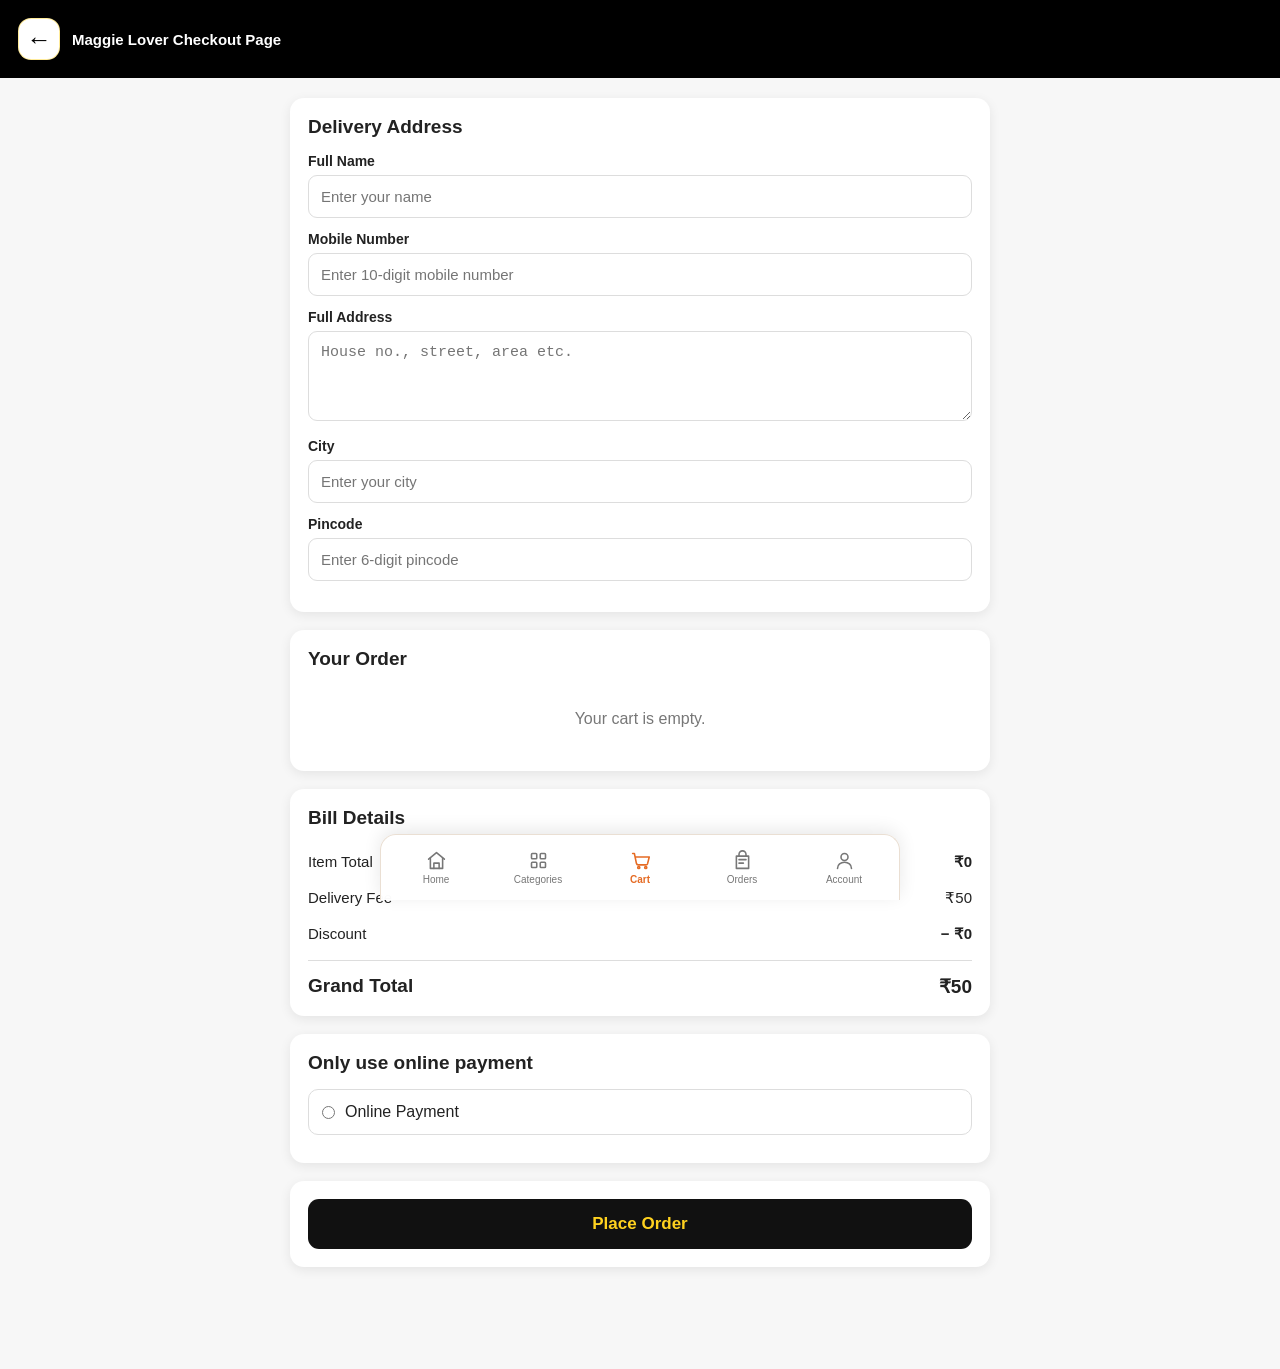
<file: checkout.html>
<!DOCTYPE html>
<html lang="en">
<head>
<meta charset="UTF-8">
<meta name="viewport" content="width=device-width, initial-scale=1.0, minimum-scale=1.0, maximum-scale=1.0, user-scalable=no, viewport-fit=cover">

<title>Checkout - Maggie Lover</title>

<style>
html,body{touch-action:manipulation;-ms-touch-action:manipulation;overscroll-behavior-x:none;}

*{
    box-sizing:border-box;
    margin:0;
    padding:0;
}

body{
    font-family:Arial, sans-serif;
    background:#f7f7f7;
    color:#222;
    padding-bottom:30px;
}

.header{
    background:#111;
    color:#ffd21f;
    padding:18px;
    text-align:center;
    font-size:22px;
    font-weight:bold;
}

.container{
    width:94%;
    max-width:700px;
    margin:20px auto;
}

.section{
    background:#fff;
    border-radius:14px;
    padding:18px;
    margin-bottom:18px;
    box-shadow:0 3px 12px rgba(0,0,0,0.08);
}

.section-title{
    font-size:19px;
    font-weight:bold;
    margin-bottom:15px;
}

.input-group{
    margin-bottom:13px;
}

.input-group label{
    display:block;
    font-size:14px;
    font-weight:bold;
    margin-bottom:6px;
}

.input-group input,
.input-group textarea{
    width:100%;
    border:1px solid #ddd;
    border-radius:9px;
    padding:12px;
    font-size:15px;
    outline:none;
}

.input-group textarea{
    min-height:90px;
    resize:vertical;
}

.input-group input:focus,
.input-group textarea:focus{
    border-color:#e5b900;
}

.order-item{
    display:flex;
    align-items:center;
    gap:12px;
    padding:12px 0;
    border-bottom:1px solid #eee;
}

.order-image{
    width:70px;
    height:70px;
    object-fit:cover;
    border-radius:10px;
    background:#eee;
}

.order-info{
    flex:1;
}

.order-name{
    font-weight:bold;
    font-size:15px;
    margin-bottom:5px;
}

.order-price{
    font-size:14px;
    color:#666;
}

.quantity-control{
    display:flex;
    align-items:center;
    gap:9px;
    margin-top:8px;
}

.quantity-btn{
    width:30px;
    height:30px;
    border:none;
    border-radius:7px;
    background:#111;
    color:#ffd21f;
    font-size:20px;
    cursor:pointer;
}

.quantity-number{
    min-width:20px;
    text-align:center;
    font-weight:bold;
}

.order-total{
    font-weight:bold;
    font-size:15px;
}

.bill-row{
    display:flex;
    justify-content:space-between;
    padding:9px 0;
    font-size:15px;
}

.free{
    color:green;
    font-weight:bold;
}

.bill-total{
    display:flex;
    justify-content:space-between;
    border-top:1px solid #ddd;
    margin-top:8px;
    padding-top:14px;
    font-size:19px;
    font-weight:bold;
}

.payment-option{
    display:flex;
    align-items:center;
    gap:10px;
    padding:13px;
    border:1px solid #ddd;
    border-radius:10px;
    margin-bottom:10px;
    cursor:pointer;
}

.payment-option input{
    accent-color:#111;
}

.place-order{
    width:100%;
    border:none;
    background:#111;
    color:#ffd21f;
    padding:15px;
    border-radius:11px;
    font-size:17px;
    font-weight:bold;
    cursor:pointer;
}

.empty-cart{
    text-align:center;
    padding:25px 10px;
    color:#777;
}

@media(max-width:500px){
    .section{
        padding:15px;
    }

    .order-image{
        width:60px;
        height:60px;
    }
}
  .header{
    position:relative;
    display:flex;
    align-items:center;
    justify-content:flex-start;
    background:#000000;
    color:#ffffff;
    padding:18px;
    font-size:22px;
    font-weight:bold;
}

.back-button{
    width:42px;
    height:42px;
    border:1px solid rgba(255,210,31,0.45);
    border-radius:13px;
    background:rgb(255, 255, 255);
    color:#000000;
    display:flex;
    align-items:center;
    justify-content:center;
    font-size:25px;
    font-weight:bold;
    line-height:1;
    padding:0;
    margin-right:12px;
    cursor:pointer;
    transition:all 0.2s ease;
    box-shadow:0 4px 12px rgba(0,0,0,0.25);
}

.back-button:active{
    transform:scale(0.92);
    background:rgba(255,210,31,0.18);
}

.back-button:hover{
    background:rgb(0, 0, 0);
    border-color:#ffffff;
}

.header-title{
    font-size:15px;
    font-weight:bold;
  }
  
</style>
<script src="api.js"></script>

<style id="maggie-universal-bottom-navigation">
/* Universal fixed navigation: identical on every customer page */
html{scroll-padding-bottom:calc(76px + env(safe-area-inset-bottom)) !important;}
body{padding-bottom:calc(88px + env(safe-area-inset-bottom)) !important;}
.bottom-nav{position:fixed !important;left:0 !important;right:0 !important;bottom:0 !important;top:auto !important;transform:none !important;width:100% !important;max-width:none !important;height:calc(66px + env(safe-area-inset-bottom)) !important;min-height:calc(66px + env(safe-area-inset-bottom)) !important;box-sizing:border-box !important;display:flex !important;flex-direction:row !important;align-items:center !important;justify-content:space-around !important;gap:0 !important;margin:0 !important;padding:5px 4px calc(5px + env(safe-area-inset-bottom)) !important;background:rgba(255,255,255,.98) !important;border-top:1px solid #eadfd3 !important;box-shadow:0 -4px 18px rgba(0,0,0,.09) !important;z-index:2147483000 !important;visibility:visible !important;opacity:1 !important;pointer-events:auto !important;}
.bottom-nav .nav-item{position:static !important;flex:1 1 20% !important;width:20% !important;max-width:20% !important;min-width:0 !important;height:54px !important;min-height:54px !important;margin:0 !important;padding:5px 0 !important;display:flex !important;flex-direction:column !important;align-items:center !important;justify-content:center !important;gap:3px !important;box-sizing:border-box !important;text-decoration:none !important;border:0 !important;border-radius:10px !important;background:transparent !important;color:#777 !important;font-size:11px !important;line-height:1.1 !important;white-space:nowrap !important;transform:none !important;}
.bottom-nav .nav-item svg{display:block !important;width:21px !important;height:21px !important;min-width:21px !important;min-height:21px !important;flex:0 0 21px !important;}
.bottom-nav .nav-item small,.bottom-nav .nav-item span{display:block !important;margin:0 !important;padding:0 !important;font-size:10px !important;line-height:12px !important;font-weight:500 !important;}
.bottom-nav .nav-item.active{color:#e56b24 !important;background:transparent !important;font-weight:700 !important;}
.bottom-nav .nav-item.active small,.bottom-nav .nav-item.active span{font-weight:700 !important;}
@media(min-width:700px){.bottom-nav{left:50% !important;right:auto !important;transform:translateX(-50%) !important;width:min(100%,520px) !important;border-left:1px solid #eadfd3 !important;border-right:1px solid #eadfd3 !important;border-radius:16px 16px 0 0 !important;}}
</style>
<!-- maggie-nav-prefetch -->

<link rel="prefetch" href="index.html" as="document">
<link rel="prefetch" href="categories.html" as="document">
<link rel="prefetch" href="cart.html" as="document">
<link rel="prefetch" href="orders.html" as="document">
<link rel="prefetch" href="account.html" as="document">
</head>

<body>

  <div class="header">
    <button
        type="button"
        class="back-button"
        onclick="history.back()">
        ←
    </button>

    <div class="header-title">
        Maggie Lover Checkout Page
    </div>
  </div>

<div class="container">

    <!-- DELIVERY ADDRESS -->
    <div class="section">

        <div class="section-title">
            Delivery Address
        </div>

        <div class="input-group">
            <label>Full Name</label>
            <input
                type="text"
                id="customerName"
                placeholder="Enter your name">
        </div>

        <div class="input-group">
            <label>Mobile Number</label>
            <input
                type="tel"
                id="customerPhone"
                maxlength="10"
                placeholder="Enter 10-digit mobile number">
        </div>

        <div class="input-group">
            <label>Full Address</label>
            <textarea
                id="customerAddress"
                placeholder="House no., street, area etc."></textarea>
        </div>

        <div class="input-group">
            <label>City</label>
            <input
                type="text"
                id="customerCity"
                placeholder="Enter your city">
        </div>

        

        <div class="input-group">
            <label>Pincode</label>
            <input
                type="tel"
                id="customerPincode"
                maxlength="6"
                placeholder="Enter 6-digit pincode">
        </div>

    </div>


    <!-- YOUR ORDER -->
    <div class="section">

        <div class="section-title">
            Your Order
        </div>

        <div id="orderItems">
            Loading...
        </div>

    </div>


    <!-- BILL -->
    <div class="section">

        <div class="section-title">
            Bill Details
        </div>

        <div id="billDetails">
            Loading...
        </div>

    </div>


    <!-- PAYMENT -->
    <div class="section">

        <div class="section-title">
            Only use online payment
        </div>

        

        <label class="payment-option">
            <input
                type="radio"
                name="paymentMethod"
                value="ONLINE">
            <span>Online Payment</span>
        </label>

    </div>


    <!-- PLACE ORDER -->
    <div class="section">

        <button
            type="button"
            class="place-order"
            id="placeOrderButton">
            Place Order
        </button>

    </div>

</div>


<script>

/* =========================
   CART
========================= */

function getCart(){

    try{

        const savedCart =
            localStorage.getItem("maggieCart");

        if(!savedCart){
            return [];
        }

        const cart =
            JSON.parse(savedCart);

        if(!Array.isArray(cart)){
            return [];
        }

        return cart;

    }catch(error){

        console.error(
            "Checkout cart error:",
            error
        );

        return [];
    }
}


function saveCart(cart){

    localStorage.setItem(
        "maggieCart",
        JSON.stringify(cart)
    );
}


/* =========================
   LOAD CART PRODUCTS
========================= */

function loadCheckoutCart(){

    const cart = getCart();

    const orderItems =
        document.getElementById("orderItems");

    if(!orderItems){
        return;
    }

    if(cart.length === 0){

        orderItems.innerHTML = `
            <div class="empty-cart">
                Your cart is empty.
            </div>
        `;

        updateBill();

        return;
    }


    orderItems.innerHTML =
        cart.map(function(item,index){

            const price =
                Number(item.price || 0);

            const qty =
                Number(item.qty || 1);

            const total =
                price * qty;

            const image =
                item.image ||
                item.img ||
                "";

            return `
                <div class="order-item">

                    <img
                        class="order-image"
                        src="${image}"
                        alt="${item.name || "Food"}"
                        onerror="this.style.display='none'"
                    >

                    <div class="order-info">

                        <div class="order-name">
                            ${item.name || "Product"}
                        </div>

                        <div class="order-price">
                            ₹${price}
                        </div>

                        <div class="quantity-control">

                            <button
                                type="button"
                                class="quantity-btn"
                                onclick="changeQuantity(${index}, -1)">
                                −
                            </button>

                            <span class="quantity-number">
                                ${qty}
                            </span>

                            <button
                                type="button"
                                class="quantity-btn"
                                onclick="changeQuantity(${index}, 1)">
                                +
                            </button>

                        </div>

                    </div>

                    <div class="order-total">
                        ₹${total}
                    </div>

                </div>
            `;

        }).join("");

    updateBill();
}


/* =========================
   CHANGE QUANTITY
========================= */

function changeQuantity(index,change){

    const cart = getCart();

    if(!cart[index]){
        return;
    }

    let qty =
        Number(cart[index].qty || 1);

    qty += change;

    if(qty <= 0){

        cart.splice(index,1);

    }else{

        cart[index].qty = qty;

    }

    saveCart(cart);

    loadCheckoutCart();
}


/* =========================
   BILL
========================= */

function updateBill(){

    const cart = getCart();

    let subtotal = 0;

    cart.forEach(function(item){

        const price =
            Number(item.price || 0);

        const qty =
            Number(item.qty || 1);

        subtotal += price * qty;

    });


    const deliveryFee = 50;

    const discount = 0;

    const grandTotal =
        subtotal +
        deliveryFee -
        discount;


    const billDetails =
        document.getElementById("billDetails");

    if(!billDetails){
        return;
    }


    billDetails.innerHTML = `

        <div class="bill-row">
            <span>Item Total</span>
            <strong>₹${subtotal}</strong>
        </div>

        <div class="bill-row">
            <span>Delivery Fee</span>
            <span class="delivery-fee">
               ₹50
            </span>
        </div>

        <div class="bill-row">
            <span>Discount</span>
            <strong>
                − ₹${discount}
            </strong>
        </div>

        <div class="bill-total">
            <span>Grand Total</span>
            <strong>
                ₹${grandTotal}
            </strong>
        </div>

    `;
}


/* =========================
   SAVED ADDRESS
========================= */

function loadSavedAddress(){

    try{

        const saved =
            localStorage.getItem(
                "checkoutAddress"
            );

        if(!saved){
            return;
        }

        const address =
            JSON.parse(saved);


        document.getElementById(
            "customerName"
        ).value =
            address.name || "";


        document.getElementById(
            "customerPhone"
        ).value =
            address.phone || "";


        document.getElementById(
            "customerAddress"
        ).value =
            address.address || "";


        document.getElementById(
            "customerCity"
        ).value =
            address.city || "";



        document.getElementById(
            "customerPincode"
        ).value =
            address.pincode || "";

    }catch(error){

        console.error(
            "Address loading error:",
            error
        );

    }
}


/* =========================
   SAVE ADDRESS
========================= */

function saveAddress(){

    const address = {

        name:
            document.getElementById(
                "customerName"
            ).value.trim(),

        phone:
            document.getElementById(
                "customerPhone"
            ).value.trim(),

        address:
            document.getElementById(
                "customerAddress"
            ).value.trim(),

        city:
            document.getElementById(
                "customerCity"
            ).value.trim(),

        
        pincode:
            document.getElementById(
                "customerPincode"
            ).value.trim()

    };


    localStorage.setItem(
        "checkoutAddress",
        JSON.stringify(address)
    );

    return address;
}


/* =========================
   PHONE LIMIT
========================= */

document
.getElementById("customerPhone")
.addEventListener(
    "input",
    function(){

        this.value =
            this.value
            .replace(/\D/g,"")
            .slice(0,10);

    }
);


/* =========================
   PINCODE LIMIT
========================= */

document
.getElementById("customerPincode")
.addEventListener(
    "input",
    function(){

        this.value =
            this.value
            .replace(/\D/g,"")
            .slice(0,6);

    }
);


/* =========================
   PART 2 - CREATE ORDER
========================= */

document.getElementById("placeOrderButton").addEventListener("click", async function(){
  const button=this;
  const cart=getCart();
  if(window.MaggieStoreSettings && window.MaggieStoreSettings.open===false){alert('Maggie Lover is currently closed. Please try again later.');return;}
  if(!cart.length){ alert("Your cart is empty."); return; }
  const address=saveAddress();
  if(!address.name){alert("Please enter your name.");return;}
  if(!/^\d{10}$/.test(address.phone)){alert("Please enter a valid 10-digit mobile number.");return;}
  if(!address.address){alert("Please enter your full address.");return;}
  if(!address.city){alert("Please enter your city.");return;}
  if(!/^\d{6}$/.test(address.pincode)){alert("Please enter a valid 6-digit pincode.");return;}
  const paymentMethod=document.querySelector('input[name="paymentMethod"]:checked');
  if(!paymentMethod){alert("Please select a payment method.");return;}
  let subtotal=0;
  cart.forEach(item=>{subtotal+=Number(item.price||0)*Number(item.qty||1);});
  const deliveryFee=50, discount=0, total=subtotal+deliveryFee-discount;
  const order={
    id:"ML"+Date.now().toString().slice(-8),
    items:cart.map(item=>({id:item.id,name:item.name,price:Number(item.price||0),qty:Number(item.qty||1),image:item.image||item.img||""})),
    subtotal,delivery:deliveryFee,discount,total,
    customer:{name:address.name,phone:address.phone},
    address:{address:address.address,city:address.city,landmark:address.landmark,pincode:address.pincode},
    paymentMethod:paymentMethod.value,status:"pending",createdAt:new Date().toISOString()
  };
  button.disabled=true; button.textContent="Placing Order...";
  try{
    const saved=await MaggieDB.createOrder(order);
    const normalized=MaggieDB.normalizeOrder(saved||order);
    localStorage.setItem("lastOrder",JSON.stringify(normalized));
    let old=[]; try{old=JSON.parse(localStorage.getItem("maggieOrders")||"[]");if(!Array.isArray(old))old=[];}catch{}
    old.unshift(normalized); localStorage.setItem("maggieOrders",JSON.stringify(old));
    localStorage.removeItem("maggieCart");
    window.location.href="order-success.html";
  }catch(error){
    console.error("Supabase order creation failed",error);
    alert("Order place nahi hua. Internet/database connection check karke dobara try karein.\n\n"+(error.message||"Unknown error"));
    button.disabled=false; button.textContent="Place Order";
  }
});

/* =========================
   START
========================= */

loadSavedAddress();

loadCheckoutCart();

updateBill();

</script>

<script src="catalog-sync.js"></script>
<nav class="bottom-nav">

<a
  class="nav-item"
  href="index.html"
>
<svg width="20" height="20" viewBox="0 0 24 24" fill="none"
     stroke="currentColor" stroke-width="1.8"
     stroke-linecap="round" stroke-linejoin="round">
  <path d="M3 10.5L12 3l9 7.5"/>
  <path d="M5 9.5V21h14V9.5"/>
  <path d="M9 21v-6h6v6"/>
</svg>
<small>Home</small>
</a>

<a
  class="nav-item"
  href="categories.html"
>
 <svg width="20" height="20" viewBox="0 0 24 24" fill="none"
     stroke="currentColor" stroke-width="1.8"
     stroke-linecap="round" stroke-linejoin="round">
  <rect x="4" y="4" width="6" height="6" rx="1"/>
  <rect x="14" y="4" width="6" height="6" rx="1"/>
  <rect x="4" y="14" width="6" height="6" rx="1"/>
  <rect x="14" y="14" width="6" height="6" rx="1"/>
 </svg>
<small>Categories</small>
</a>

<a
  class="nav-item active"
  href="cart.html"
>
<svg width="20" height="20" viewBox="0 0 24 24" fill="none"
     stroke="currentColor" stroke-width="1.8"
     stroke-linecap="round" stroke-linejoin="round">
  <path d="M3 4h2l2.4 11.5a2 2 0 0 0 2 1.5h8.8a2 2 0 0 0 1.9-1.4L22 8H6"/>
  <circle cx="10" cy="20" r="1.2"/>
  <circle cx="18" cy="20" r="1.2"/>
</svg>
<small>Cart</small>
</a>

<a
  class="nav-item"
  href="orders.html"
>
 <svg width="20" height="20" viewBox="0 0 24 24" fill="none"
     stroke="currentColor" stroke-width="1.8"
     stroke-linecap="round" stroke-linejoin="round">
  <path d="M5 7h14v14H5z"/>
  <path d="M8 7V5a4 4 0 0 1 8 0v2"/>
  <path d="M8 11h8"/>
  <path d="M8 15h5"/>
 </svg>
<small>Orders</small>
</a>

<a
  class="nav-item"
  href="account.html"
>
<svg width="20" height="20" viewBox="0 0 24 24" fill="none"
     stroke="currentColor" stroke-width="1.8"
     stroke-linecap="round" stroke-linejoin="round">
  <circle cx="12" cy="8" r="4"/>
  <path d="M4 21c0-4.2 3.6-7 8-7s8 2.8 8 7"/>
</svg>
<small>Account</small>
</a>

</nav>

<script id="maggie-universal-nav-active">
document.addEventListener('DOMContentLoaded',function(){var p=(location.pathname.split('/').pop()||'index.html').toLowerCase();var map={'index.html':'index.html','categories.html':'categories.html','cart.html':'cart.html','orders.html':'orders.html','tracking.html':'orders.html','order-success.html':'orders.html','account.html':'account.html','search.html':'categories.html','see-all.html':'categories.html','product.html':'categories.html','checkout.html':'cart.html','buy.now.html':'cart.html'};var active=map[p]||'';document.querySelectorAll('.bottom-nav .nav-item').forEach(function(a){var href=(a.getAttribute('href')||'').toLowerCase();a.classList.toggle('active',!!active&&href===active);});});
</script>

<style id="maggie-final-identical-navigation">
/* Final shared navigation override: same dimensions and appearance on every page */
:root{--maggie-nav-height:66px;}
.bottom-nav{position:fixed!important;inset:auto 0 0 0!important;top:auto!important;left:0!important;right:0!important;transform:none!important;width:100%!important;max-width:none!important;height:calc(var(--maggie-nav-height) + env(safe-area-inset-bottom))!important;min-height:calc(var(--maggie-nav-height) + env(safe-area-inset-bottom))!important;box-sizing:border-box!important;display:flex!important;flex-direction:row!important;align-items:center!important;justify-content:space-around!important;gap:0!important;margin:0!important;padding:5px 4px calc(5px + env(safe-area-inset-bottom))!important;background:rgba(255,255,255,.98)!important;border-top:1px solid #eadfd3!important;box-shadow:0 -4px 18px rgba(0,0,0,.09)!important;z-index:2147483000!important;visibility:visible!important;opacity:1!important;pointer-events:auto!important;}
.bottom-nav .nav-item{position:static!important;flex:1 1 20%!important;width:20%!important;max-width:20%!important;min-width:0!important;height:54px!important;min-height:54px!important;margin:0!important;padding:5px 0!important;display:flex!important;flex-direction:column!important;align-items:center!important;justify-content:center!important;gap:3px!important;box-sizing:border-box!important;text-decoration:none!important;border:0!important;border-radius:10px!important;background:transparent!important;color:#777!important;font-size:11px!important;line-height:1.1!important;white-space:nowrap!important;transform:none!important;}
.bottom-nav .nav-item svg{display:block!important;width:21px!important;height:21px!important;min-width:21px!important;min-height:21px!important;flex:0 0 21px!important;margin:0!important;}
.bottom-nav .nav-item small,.bottom-nav .nav-item span{display:block!important;margin:0!important;padding:0!important;font-size:10px!important;line-height:12px!important;font-weight:500!important;}
.bottom-nav .nav-item.active{color:#e56b24!important;background:transparent!important;font-weight:700!important;}
.bottom-nav .nav-item.active small,.bottom-nav .nav-item.active span{font-weight:700!important;}
body{padding-bottom:calc(82px + env(safe-area-inset-bottom))!important;}
@media(min-width:700px){.bottom-nav{left:50%!important;right:auto!important;transform:translateX(-50%)!important;width:min(100%,520px)!important;border-left:1px solid #eadfd3!important;border-right:1px solid #eadfd3!important;border-radius:16px 16px 0 0!important;}}
/* Keep navigation transitions smooth when supported; normal navigation remains fallback */
@view-transition{navigation:auto;}
::view-transition-old(root),::view-transition-new(root){animation-duration:160ms;}
</style>
</body>
</html>
</file>
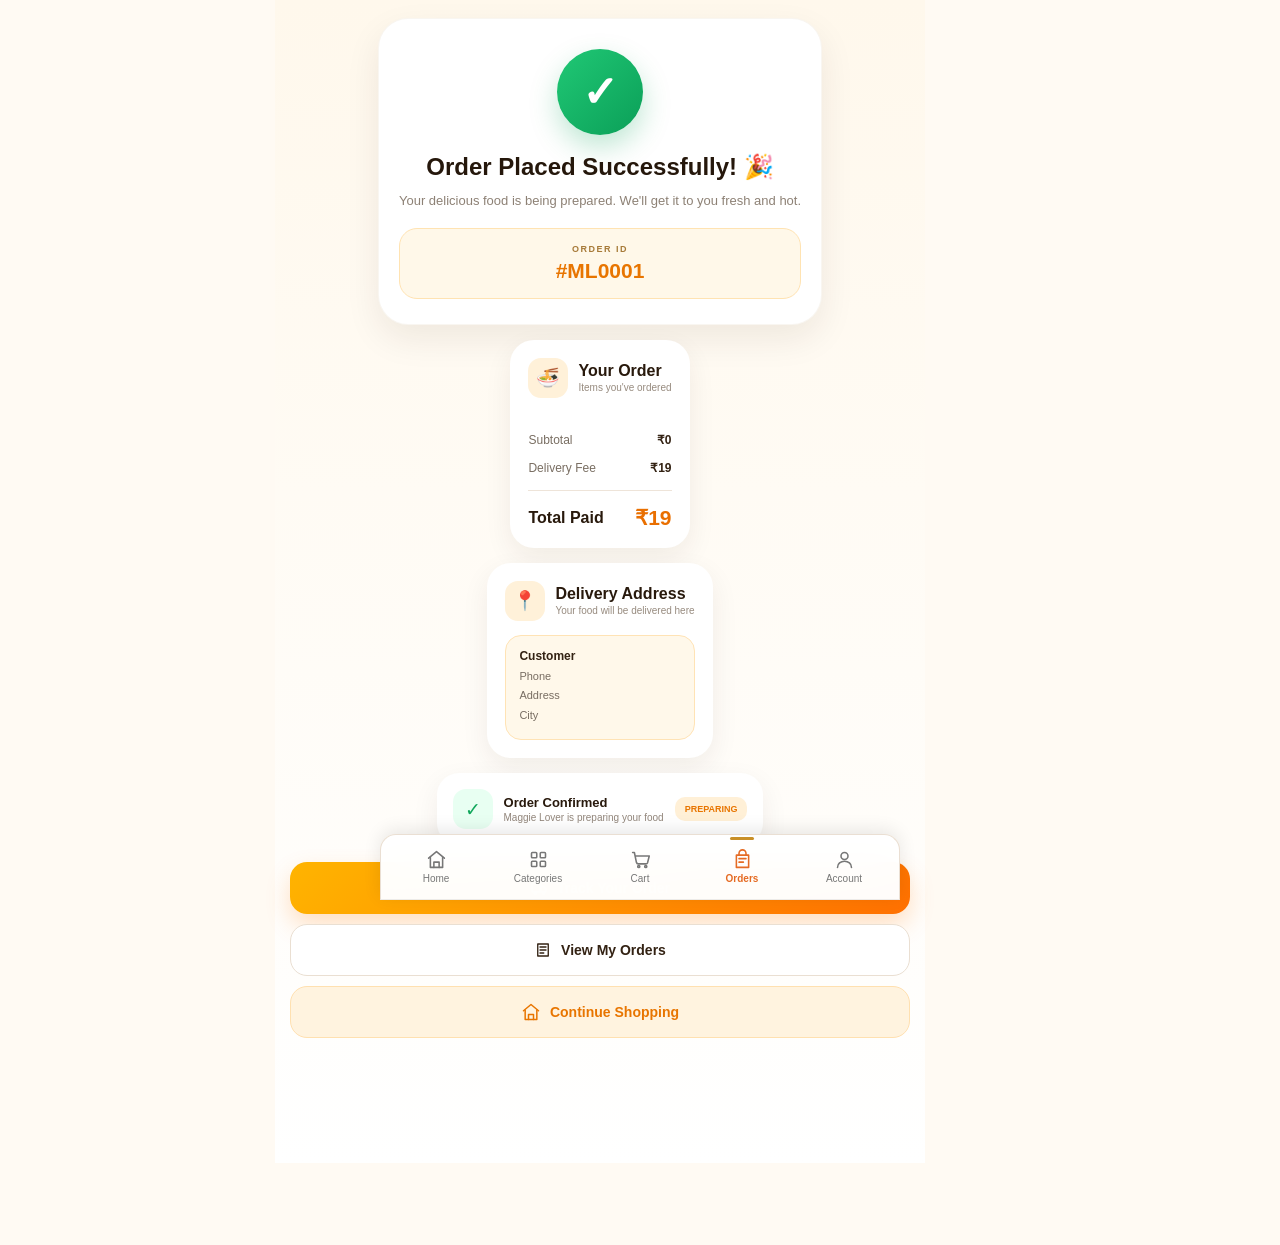
<file: order-success.html>
<!DOCTYPE html>
<html lang="en">

<head>

  <meta charset="UTF-8">

  <meta name="viewport" content="width=device-width, initial-scale=1.0, minimum-scale=1.0, maximum-scale=1.0, user-scalable=no, viewport-fit=cover">

  <title>Order Confirmed - Maggie Lover</title>

  <link
    rel="stylesheet"
    href="style.css"
  >

  <style>
html,body{touch-action:manipulation;-ms-touch-action:manipulation;overscroll-behavior-x:none;}


    /* =====================================
       MAGGIE LOVER PREMIUM ORDER SUCCESS
    ===================================== */

    *{
      box-sizing:border-box;
    }

    body{
      margin:0;
      background:#fffaf3;
      color:#28190c;
      font-family:Arial,sans-serif;
    }

    .success-page{

      max-width:650px;
      margin:auto;

      padding:18px 15px 125px;

      text-align:center;

    }


    /* =====================================
       SUCCESS HERO
    ===================================== */

    .success-hero{

      background:#fff;

      border-radius:30px;

      padding:30px 20px 25px;

      box-shadow:
        0 14px 35px rgba(50,30,10,.08);

      border:
        1px solid rgba(150,100,30,.06);

    }


    .success-icon{

      width:86px;
      height:86px;

      margin:0 auto 17px;

      display:flex;

      align-items:center;
      justify-content:center;

      border-radius:50%;

      background:
        linear-gradient(
          135deg,
          #20c875,
          #0b9f58
        );

      color:#fff;

      font-size:43px;
      font-weight:900;

      box-shadow:
        0 12px 28px rgba(0,160,85,.25);

      animation:
        successPop .55s ease;

    }


    @keyframes successPop{

      0%{
        transform:scale(.4);
        opacity:0;
      }

      70%{
        transform:scale(1.08);
      }

      100%{
        transform:scale(1);
        opacity:1;
      }

    }


    .success-hero h1{

      margin:0;

      font-size:24px;

      line-height:1.25;

      color:#25170b;

      font-weight:900;

    }


    .success-hero p{

      margin:9px 0 0;

      color:#8d8175;

      font-size:13px;

      line-height:1.5;

    }


    /* =====================================
       ORDER ID
    ===================================== */

    .order-id-card{

      margin-top:17px;

      padding:15px;

      border-radius:18px;

      background:#fff8e9;

      border:1px solid #ffe3b2;

    }


    .order-id-card small{

      display:block;

      color:#a77a38;

      font-size:9px;

      font-weight:900;

      letter-spacing:1.5px;

    }


    .order-id-card h2{

      margin:5px 0 0;

      color:#e87500;

      font-size:21px;

      font-weight:900;

    }


    /* =====================================
       ORDER DETAILS
    ===================================== */

    .details-card{

      margin-top:15px;

      padding:18px;

      background:#fff;

      border-radius:24px;

      text-align:left;

      box-shadow:
        0 10px 28px rgba(50,30,10,.07);

    }


    .details-title{

      display:flex;

      align-items:center;

      gap:10px;

      margin-bottom:14px;

    }


    .details-title-icon{

      width:40px;
      height:40px;

      display:flex;

      align-items:center;
      justify-content:center;

      border-radius:13px;

      background:#fff1d9;

      font-size:19px;

    }


    .details-title h3{

      margin:0;

      color:#28190c;

      font-size:16px;

      font-weight:900;

    }


    .details-title p{

      margin:2px 0 0;

      color:#978b7f;

      font-size:10px;

    }


    /* =====================================
       ORDER PRODUCTS
    ===================================== */

    #orderProducts{

      display:flex;

      flex-direction:column;

      gap:9px;

    }


    .success-product{

      display:flex;

      align-items:center;

      gap:10px;

      padding:9px;

      border-radius:16px;

      background:#fffaf3;

      border:1px solid #f0e5d8;

    }


    .success-product img{

      width:58px;
      height:58px;

      flex-shrink:0;

      object-fit:cover;

      border-radius:13px;

      background:#f5e8d7;

    }


    .success-product-info{

      flex:1;

      min-width:0;

    }


    .success-product-info h4{

      margin:0 0 4px;

      color:#28190c;

      font-size:12px;

      font-weight:900;

      line-height:1.3;

    }


    .success-product-info p{

      margin:0;

      color:#918579;

      font-size:10px;

    }


    .success-product-total{

      color:#e87500;

      font-size:12px;

      font-weight:900;

      white-space:nowrap;

    }


    /* =====================================
       BILL
    ===================================== */

    .bill-row{

      display:flex;

      justify-content:space-between;

      align-items:center;

      padding:7px 0;

      color:#796e62;

      font-size:12px;

    }


    .bill-row strong{

      color:#332213;

    }


    .bill-divider{

      height:1px;

      background:#eee4d9;

      margin:8px 0;

    }


    .grand-total{

      display:flex;

      align-items:center;

      justify-content:space-between;

      padding-top:7px;

    }


    .grand-total span{

      color:#28190c;

      font-size:16px;

      font-weight:900;

    }


    .grand-total strong{

      color:#e96f00;

      font-size:21px;

      font-weight:900;

    }


    /* =====================================
       DELIVERY DETAILS
    ===================================== */

    .delivery-box{

      padding:13px;

      border-radius:16px;

      background:#fff8ea;

      border:1px solid #ffe3b5;

    }


    .delivery-box strong{

      display:block;

      color:#332213;

      font-size:12px;

      margin-bottom:5px;

    }


    .delivery-box p{

      margin:3px 0;

      color:#786d62;

      font-size:11px;

      line-height:1.5;

    }


    /* =====================================
       STATUS
    ===================================== */

    .status-card{

      margin-top:15px;

      padding:16px;

      background:#fff;

      border-radius:22px;

      box-shadow:
        0 10px 28px rgba(50,30,10,.07);

      text-align:left;

    }


    .status-row{

      display:flex;

      align-items:center;

      gap:11px;

    }


    .status-dot{

      width:40px;
      height:40px;

      display:flex;

      align-items:center;
      justify-content:center;

      border-radius:13px;

      background:#e8fff2;

      color:#10a75b;

      font-size:19px;

    }


    .status-info{

      flex:1;

    }


    .status-info strong{

      display:block;

      color:#28190c;

      font-size:13px;

    }


    .status-info span{

      display:block;

      margin-top:2px;

      color:#92867b;

      font-size:10px;

    }


    .status-badge{

      padding:7px 10px;

      border-radius:10px;

      background:#fff0d7;

      color:#e87500;

      font-size:9px;

      font-weight:900;

    }


    /* =====================================
       ACTION BUTTONS
    ===================================== */

    .success-actions{

      display:flex;

      flex-direction:column;

      gap:10px;

      margin-top:17px;

    }


    .success-btn{

      width:100%;

      min-height:52px;

      display:flex;

      align-items:center;

      justify-content:center;

      gap:9px;

      border-radius:17px;

      text-decoration:none;

      font-size:14px;

      font-weight:900;

    }


    .track-btn{

      color:#fff;

      background:
        linear-gradient(
          135deg,
          #ffb400,
          #ff7000
        );

      box-shadow:
        0 11px 24px rgba(255,120,0,.23);

    }


    .home-btn{

      color:#e87500;

      background:#fff3df;

      border:1px solid #ffe0b0;

    }


    .orders-btn{

      color:#332213;

      background:#fff;

      border:1px solid #eadfd2;

    }


    /* =====================================
       BOTTOM NAV
    ===================================== */

    .bottom-nav{

      position:fixed;

      left:50%;
      bottom:0;

      transform:translateX(-50%);

      width:100%;
      max-width:650px;

      height:72px;

      display:flex;

      align-items:center;

      justify-content:space-around;

      padding:7px 8px;

      z-index:9999;

      background:rgba(255,255,255,.95);

      backdrop-filter:blur(18px);

      -webkit-backdrop-filter:blur(18px);

      border-top:
        1px solid rgba(100,70,30,.07);

      box-shadow:
        0 -8px 25px rgba(40,25,10,.08);

    }


    .nav-item{

      position:relative;

      min-width:54px;

      display:flex;

      flex-direction:column;

      align-items:center;

      justify-content:center;

      gap:2px;

      color:#91877c;

      text-decoration:none;

      font-size:20px;

    }


    .nav-item small{

      font-size:9px;

      font-weight:800;

    }


    .nav-item.active{

      color:#ff7900;

    }


    .cart-icon-wrap{

      position:relative;

    }


    .cart-count{

      position:absolute;

      top:-7px;
      right:-13px;

      min-width:17px;
      height:17px;

      display:flex;

      align-items:center;
      justify-content:center;

      border-radius:20px;

      background:#ff6200;

      color:#fff;

      border:2px solid #fff;

      font-size:8px;

      font-weight:900;

    }


    /* =====================================
       MOBILE
    ===================================== */

    @media(max-width:420px){

      .success-page{

        padding-left:12px;
        padding-right:12px;

      }

      .success-hero{

        padding:25px 16px 21px;

        border-radius:26px;

      }

      .success-hero h1{

        font-size:21px;

      }

      .success-icon{

        width:76px;
        height:76px;

        font-size:37px;

      }

    }

  </style>

<script src="api.js"></script>

<style id="maggie-universal-bottom-navigation">
/* Universal fixed navigation: identical on every customer page */
html{scroll-padding-bottom:calc(76px + env(safe-area-inset-bottom)) !important;}
body{padding-bottom:calc(88px + env(safe-area-inset-bottom)) !important;}
.bottom-nav{position:fixed !important;left:0 !important;right:0 !important;bottom:0 !important;top:auto !important;transform:none !important;width:100% !important;max-width:none !important;height:calc(66px + env(safe-area-inset-bottom)) !important;min-height:calc(66px + env(safe-area-inset-bottom)) !important;box-sizing:border-box !important;display:flex !important;flex-direction:row !important;align-items:center !important;justify-content:space-around !important;gap:0 !important;margin:0 !important;padding:5px 4px calc(5px + env(safe-area-inset-bottom)) !important;background:rgba(255,255,255,.98) !important;border-top:1px solid #eadfd3 !important;box-shadow:0 -4px 18px rgba(0,0,0,.09) !important;z-index:2147483000 !important;visibility:visible !important;opacity:1 !important;pointer-events:auto !important;}
.bottom-nav .nav-item{position:static !important;flex:1 1 20% !important;width:20% !important;max-width:20% !important;min-width:0 !important;height:54px !important;min-height:54px !important;margin:0 !important;padding:5px 0 !important;display:flex !important;flex-direction:column !important;align-items:center !important;justify-content:center !important;gap:3px !important;box-sizing:border-box !important;text-decoration:none !important;border:0 !important;border-radius:10px !important;background:transparent !important;color:#777 !important;font-size:11px !important;line-height:1.1 !important;white-space:nowrap !important;transform:none !important;}
.bottom-nav .nav-item svg{display:block !important;width:21px !important;height:21px !important;min-width:21px !important;min-height:21px !important;flex:0 0 21px !important;}
.bottom-nav .nav-item small,.bottom-nav .nav-item span{display:block !important;margin:0 !important;padding:0 !important;font-size:10px !important;line-height:12px !important;font-weight:500 !important;}
.bottom-nav .nav-item.active{color:#e56b24 !important;background:transparent !important;font-weight:700 !important;}
.bottom-nav .nav-item.active small,.bottom-nav .nav-item.active span{font-weight:700 !important;}
@media(min-width:700px){.bottom-nav{left:50% !important;right:auto !important;transform:translateX(-50%) !important;width:min(100%,520px) !important;border-left:1px solid #eadfd3 !important;border-right:1px solid #eadfd3 !important;border-radius:16px 16px 0 0 !important;}}
</style>
<!-- maggie-nav-prefetch -->

<link rel="prefetch" href="index.html" as="document">
<link rel="prefetch" href="categories.html" as="document">
<link rel="prefetch" href="cart.html" as="document">
<link rel="prefetch" href="orders.html" as="document">
<link rel="prefetch" href="account.html" as="document">
</head>


<body>


<div class="success-page">


  <!-- SUCCESS HERO -->

  <section class="success-hero">

    <div class="success-icon">
      ✓
    </div>

    <h1>
      Order Placed Successfully! 🎉
    </h1>

    <p>
      Your delicious food is being prepared.
      We'll get it to you fresh and hot.
    </p>


    <!-- ORDER ID -->

    <div class="order-id-card">

      <small>
        ORDER ID
      </small>

      <h2 id="orderId">
        #ML0001
      </h2>

    </div>

  </section>



  <!-- ORDER ITEMS -->

  <section class="details-card">

    <div class="details-title">

      <div class="details-title-icon">
        🍜
      </div>

      <div>

        <h3>
          Your Order
        </h3>

        <p>
          Items you've ordered
        </p>

      </div>

    </div>


    <div id="orderProducts"></div>


    <!-- BILL -->

    <div
      id="billSection"
      style="margin-top:14px;"
    >

      <div class="bill-row">

        <span>
          Subtotal
        </span>

        <strong id="subtotal">
          ₹0
        </strong>

      </div>


      <div class="bill-row">

        <span>
          Delivery Fee
        </span>

        <strong id="deliveryFee">
          ₹19
        </strong>

      </div>


      <div class="bill-divider"></div>


      <div class="grand-total">

        <span>
          Total Paid
        </span>

        <strong id="grandTotal">
          ₹19
        </strong>

      </div>

    </div>

  </section>



  <!-- DELIVERY DETAILS -->

  <section class="details-card">

    <div class="details-title">

      <div class="details-title-icon">
        📍
      </div>

      <div>

        <h3>
          Delivery Address
        </h3>

        <p>
          Your food will be delivered here
        </p>

      </div>

    </div>


    <div class="delivery-box">

      <strong id="customerName">
        Customer
      </strong>

      <p id="customerPhone">
        Phone
      </p>

      <p id="customerAddress">
        Address
      </p>

      <p id="customerCity">
        City
      </p>

      <p id="customerLandmark"></p>

    </div>

  </section>



  <!-- ORDER STATUS -->

  <section class="status-card">

    <div class="status-row">

      <div class="status-dot">
        ✓
      </div>

      <div class="status-info">

        <strong>
          Order Confirmed
        </strong>

        <span>
          Maggie Lover is preparing your food
        </span>

      </div>

      <div
        class="status-badge"
        id="orderStatus"
      >
        PREPARING
      </div>

    </div>

  </section>



  <!-- ACTIONS -->

  <div class="success-actions">

    <a
      href="tracking.html"
      class="success-btn track-btn"
    >
      <svg width="18" height="18" viewBox="0 0 24 24" fill="none"
     stroke="currentColor" stroke-width="1.8"
     stroke-linecap="round" stroke-linejoin="round">
  <path d="M3 6h11v11H3z"/>
  <path d="M14 10h4l3 3v4h-7z"/>
  <circle cx="7" cy="19" r="1.5"/>
  <circle cx="18" cy="19" r="1.5"/>
      </svg> Track Your Order
    </a>


    <a
      href="orders.html"
      class="success-btn orders-btn"
    >
      <svg width="18" height="18" viewBox="0 0 24 24" fill="none"
     stroke="currentColor" stroke-width="1.8"
     stroke-linecap="round" stroke-linejoin="round">
  <path d="M5 4h14v16H5z"/>
  <path d="M8 8h8"/>
  <path d="M8 12h8"/>
  <path d="M8 16h5"/>
      </svg> View My Orders
    </a>


    <a
      href="index.html"
      class="success-btn home-btn"
    >
      <svg width="20" height="20" viewBox="0 0 24 24" fill="none"
     stroke="currentColor" stroke-width="1.8"
     stroke-linecap="round" stroke-linejoin="round">
  <path d="M3 10.5L12 3l9 7.5"/>
  <path d="M5 9.5V21h14V9.5"/>
  <path d="M9 21v-6h6v6"/>
      </svg>Continue Shopping
    </a>

  </div>


</div>



<!-- =====================================
     BOTTOM NAV
===================================== -->

<nav class="bottom-nav">

<a
  class="nav-item"
  href="index.html"
>
<svg width="20" height="20" viewBox="0 0 24 24" fill="none"
     stroke="currentColor" stroke-width="1.8"
     stroke-linecap="round" stroke-linejoin="round">
  <path d="M3 10.5L12 3l9 7.5"/>
  <path d="M5 9.5V21h14V9.5"/>
  <path d="M9 21v-6h6v6"/>
</svg>
<small>Home</small>
</a>

<a
  class="nav-item"
  href="categories.html"
>
 <svg width="20" height="20" viewBox="0 0 24 24" fill="none"
     stroke="currentColor" stroke-width="1.8"
     stroke-linecap="round" stroke-linejoin="round">
  <rect x="4" y="4" width="6" height="6" rx="1"/>
  <rect x="14" y="4" width="6" height="6" rx="1"/>
  <rect x="4" y="14" width="6" height="6" rx="1"/>
  <rect x="14" y="14" width="6" height="6" rx="1"/>
 </svg>
<small>Categories</small>
</a>

<a
  class="nav-item"
  href="cart.html"
>
<svg width="20" height="20" viewBox="0 0 24 24" fill="none"
     stroke="currentColor" stroke-width="1.8"
     stroke-linecap="round" stroke-linejoin="round">
  <path d="M3 4h2l2.4 11.5a2 2 0 0 0 2 1.5h8.8a2 2 0 0 0 1.9-1.4L22 8H6"/>
  <circle cx="10" cy="20" r="1.2"/>
  <circle cx="18" cy="20" r="1.2"/>
</svg>
<small>Cart</small>
</a>

<a
  class="nav-item active"
  href="orders.html"
>
 <svg width="20" height="20" viewBox="0 0 24 24" fill="none"
     stroke="currentColor" stroke-width="1.8"
     stroke-linecap="round" stroke-linejoin="round">
  <path d="M5 7h14v14H5z"/>
  <path d="M8 7V5a4 4 0 0 1 8 0v2"/>
  <path d="M8 11h8"/>
  <path d="M8 15h5"/>
 </svg>
<small>Orders</small>
</a>

<a
  class="nav-item"
  href="account.html"
>
<svg width="20" height="20" viewBox="0 0 24 24" fill="none"
     stroke="currentColor" stroke-width="1.8"
     stroke-linecap="round" stroke-linejoin="round">
  <circle cx="12" cy="8" r="4"/>
  <path d="M4 21c0-4.2 3.6-7 8-7s8 2.8 8 7"/>
</svg>
<small>Account</small>
</a>

</nav>



<script>

/* =========================================
   LOAD LAST ORDER
========================================= */

async function loadSuccessOrder(){

  let order = null;

  try{
    order = JSON.parse(localStorage.getItem('lastOrder') || 'null');
  }catch(error){ order = null; }

  /* Always prefer the shared Supabase order when an order id exists. */
  try{
    if(order && order.id && window.MaggieDB){
      const remote = await MaggieDB.getOrder(order.id);
      if(remote){ order = remote; localStorage.setItem('lastOrder', JSON.stringify(order)); }
    }
  }catch(error){ console.warn('Order status sync unavailable:', error); }


  if(!order){

    return;

  }


  /* =====================================
     ORDER ID
  ===================================== */

  const orderId =
    document.getElementById('orderId');

  if(orderId){

    orderId.innerText =
      order.id || '#ML0001';

  }


  /* =====================================
     PRODUCTS
  ===================================== */

  const products =
    document.getElementById('orderProducts');


  if(products){

    products.innerHTML = '';


    const items =
      Array.isArray(order.items)
      ? order.items
      : [];


    items.forEach(item => {

      const price =
        Number(item.price) || 0;

      const qty =
        Number(item.qty) || 1;

      const total =
        Number(item.total) ||
        price * qty;


      products.innerHTML += `

        <div class="success-product">

          <img
            src="${item.image || ''}"
            alt="${item.name || 'Food'}"
            onerror="
              this.style.background='#f5e8d7';
              this.removeAttribute('src');
            "
          >

          <div class="success-product-info">

            <h4>
              ${item.name || 'Food Item'}
            </h4>

            <p>
              ₹${price} × ${qty}
            </p>

          </div>

          <div class="success-product-total">

            ₹${total}

          </div>

        </div>

      `;

    });

  }


  /* =====================================
     BILL
  ===================================== */

  const subtotal =
    Number(order.subtotal) || 0;


  const delivery =
    Number(order.delivery) || 0;


  const total =
    Number(order.total) ||
    subtotal + delivery;


  document.getElementById(
    'subtotal'
  ).innerText =
    '₹' + subtotal;


  document.getElementById(
    'deliveryFee'
  ).innerText =
    '₹' + delivery;


  document.getElementById(
    'grandTotal'
  ).innerText =
    '₹' + total;


  /* =====================================
     CUSTOMER
  ===================================== */

  const customer =
    order.customer || {};


  const address =
    order.address || {};


  document.getElementById(
    'customerName'
  ).innerText =
    customer.name || 'Customer';


  document.getElementById(
    'customerPhone'
  ).innerText =
    customer.phone || 'Phone not available';


  document.getElementById(
    'customerAddress'
  ).innerText =
    address.address || 'Address not available';


  document.getElementById(
    'customerCity'
  ).innerText =
    address.city || '';


  document.getElementById(
    'customerLandmark'
  ).innerText =
    address.landmark
    ? 'Landmark: ' + address.landmark
    : '';


  /* =====================================
     STATUS
  ===================================== */

  const status =
    order.status || 'Preparing';


  document.getElementById(
    'orderStatus'
  ).innerText =
    status.toUpperCase();

}


/* =========================================
   CART COUNT
========================================= */

function updateCartCount(){

  let cart = [];

  try{

    cart =
      JSON.parse(
        localStorage.getItem('maggieCart')
      ) || [];

  }catch(error){

    cart = [];

  }


  const count =
    cart.reduce(
      (total,item) =>
      total + Number(item.qty || 0),
      0
    );


  const element =
    document.getElementById(
      'bottomCartCount'
    );


  if(element){

    element.innerText =
      count;

  }

}


/* =========================================
   START
========================================= */

loadSuccessOrder();
setInterval(loadSuccessOrder, 5000);

updateCartCount();

</script>


<script src="catalog-sync.js"></script>

<script id="maggie-universal-nav-active">
document.addEventListener('DOMContentLoaded',function(){var p=(location.pathname.split('/').pop()||'index.html').toLowerCase();var map={'index.html':'index.html','categories.html':'categories.html','cart.html':'cart.html','orders.html':'orders.html','tracking.html':'orders.html','order-success.html':'orders.html','account.html':'account.html','search.html':'categories.html','see-all.html':'categories.html','product.html':'categories.html','checkout.html':'cart.html','buy.now.html':'cart.html'};var active=map[p]||'';document.querySelectorAll('.bottom-nav .nav-item').forEach(function(a){var href=(a.getAttribute('href')||'').toLowerCase();a.classList.toggle('active',!!active&&href===active);});});
</script>

<style id="maggie-final-identical-navigation">
/* Final shared navigation override: same dimensions and appearance on every page */
:root{--maggie-nav-height:66px;}
.bottom-nav{position:fixed!important;inset:auto 0 0 0!important;top:auto!important;left:0!important;right:0!important;transform:none!important;width:100%!important;max-width:none!important;height:calc(var(--maggie-nav-height) + env(safe-area-inset-bottom))!important;min-height:calc(var(--maggie-nav-height) + env(safe-area-inset-bottom))!important;box-sizing:border-box!important;display:flex!important;flex-direction:row!important;align-items:center!important;justify-content:space-around!important;gap:0!important;margin:0!important;padding:5px 4px calc(5px + env(safe-area-inset-bottom))!important;background:rgba(255,255,255,.98)!important;border-top:1px solid #eadfd3!important;box-shadow:0 -4px 18px rgba(0,0,0,.09)!important;z-index:2147483000!important;visibility:visible!important;opacity:1!important;pointer-events:auto!important;}
.bottom-nav .nav-item{position:static!important;flex:1 1 20%!important;width:20%!important;max-width:20%!important;min-width:0!important;height:54px!important;min-height:54px!important;margin:0!important;padding:5px 0!important;display:flex!important;flex-direction:column!important;align-items:center!important;justify-content:center!important;gap:3px!important;box-sizing:border-box!important;text-decoration:none!important;border:0!important;border-radius:10px!important;background:transparent!important;color:#777!important;font-size:11px!important;line-height:1.1!important;white-space:nowrap!important;transform:none!important;}
.bottom-nav .nav-item svg{display:block!important;width:21px!important;height:21px!important;min-width:21px!important;min-height:21px!important;flex:0 0 21px!important;margin:0!important;}
.bottom-nav .nav-item small,.bottom-nav .nav-item span{display:block!important;margin:0!important;padding:0!important;font-size:10px!important;line-height:12px!important;font-weight:500!important;}
.bottom-nav .nav-item.active{color:#e56b24!important;background:transparent!important;font-weight:700!important;}
.bottom-nav .nav-item.active small,.bottom-nav .nav-item.active span{font-weight:700!important;}
body{padding-bottom:calc(82px + env(safe-area-inset-bottom))!important;}
@media(min-width:700px){.bottom-nav{left:50%!important;right:auto!important;transform:translateX(-50%)!important;width:min(100%,520px)!important;border-left:1px solid #eadfd3!important;border-right:1px solid #eadfd3!important;border-radius:16px 16px 0 0!important;}}
/* Keep navigation transitions smooth when supported; normal navigation remains fallback */
@view-transition{navigation:auto;}
::view-transition-old(root),::view-transition-new(root){animation-duration:160ms;}
</style>
</body>

</html>
</file>
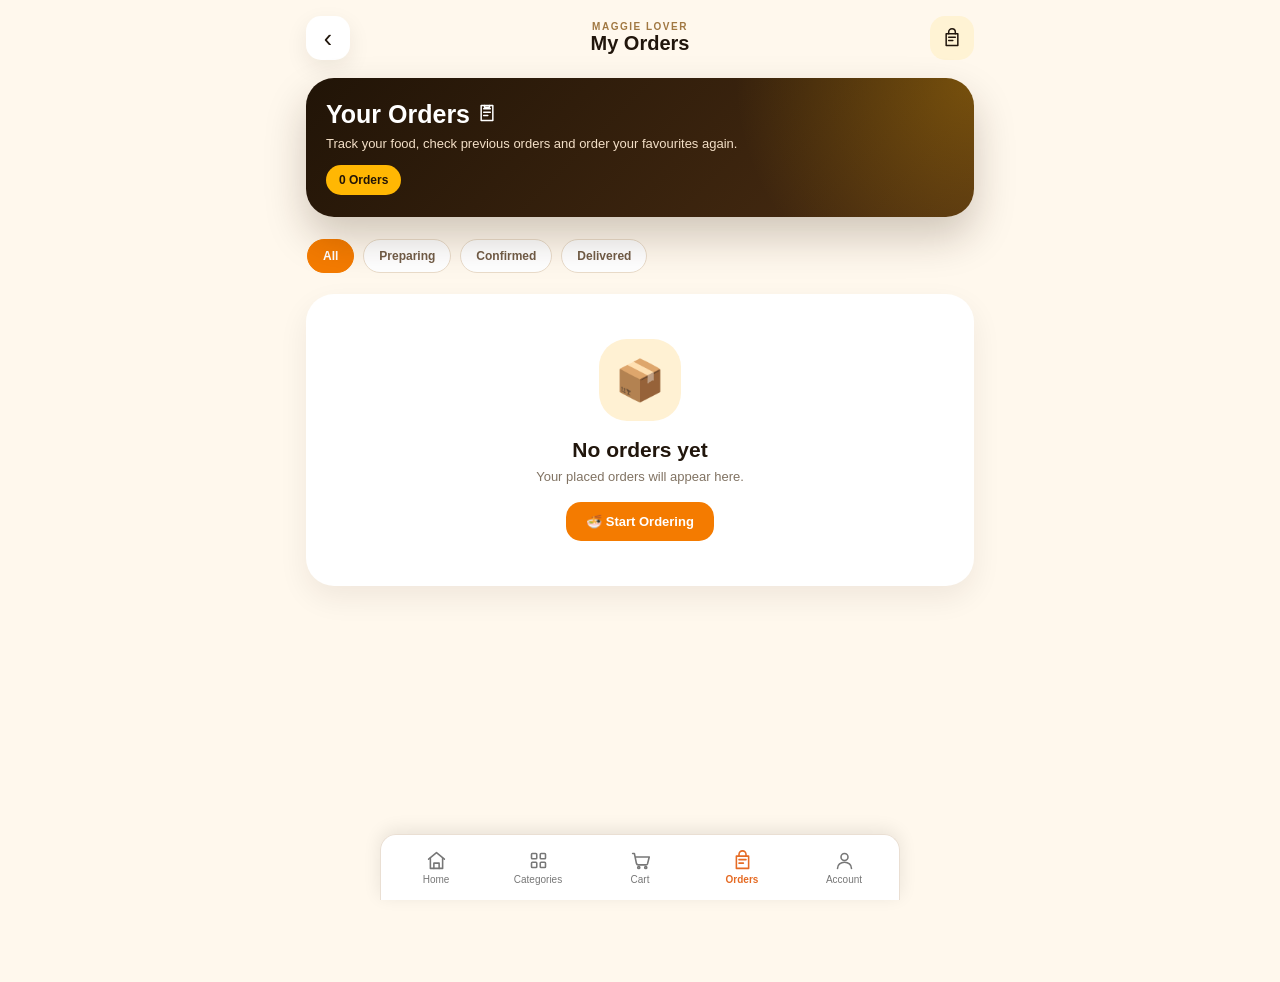
<file: orders.html>
<!DOCTYPE html>
<html lang="en">

<head>

<meta charset="UTF-8">
<meta name="viewport" content="width=device-width, initial-scale=1.0, minimum-scale=1.0, maximum-scale=1.0, user-scalable=no, viewport-fit=cover">

<title>My Orders - Maggie Lover</title>

<style>
html,body{touch-action:manipulation;-ms-touch-action:manipulation;overscroll-behavior-x:none;}


*{
  box-sizing:border-box;
  -webkit-tap-highlight-color:transparent;
}

html{
  scroll-behavior:smooth;
}

body{
  margin:0;
  font-family:Arial,sans-serif;
  background:#fff8ed;
  color:#21160c;
}

.orders-page{
  min-height:100vh;
  max-width:700px;
  margin:auto;
  padding:16px 16px 115px;
}

/* ================= HEADER ================= */

.top-header{
  display:flex;
  align-items:center;
  justify-content:space-between;
  margin-bottom:18px;
}

.back-btn{
  width:44px;
  height:44px;
  border:0;
  border-radius:15px;
  background:#fff;
  color:#21160c;
  font-size:25px;
  box-shadow:0 8px 22px rgba(40,20,5,.08);
}

.header-title{
  text-align:center;
}

.header-title small{
  display:block;
  color:#a17842;
  font-size:10px;
  font-weight:900;
  letter-spacing:1.5px;
}

.header-title strong{
  font-size:20px;
}

.header-icon{
  width:44px;
  height:44px;
  border-radius:15px;
  background:#fff3d4;
  display:flex;
  align-items:center;
  justify-content:center;
  font-size:22px;
}

/* ================= HERO ================= */

.orders-hero{
  position:relative;
  overflow:hidden;
  border-radius:28px;
  padding:22px 20px;
  margin-bottom:20px;

  background:
    radial-gradient(
      circle at 100% 0%,
      rgba(255,183,3,.28),
      transparent 35%
    ),
    linear-gradient(
      135deg,
      #211407,
      #4a2d12
    );

  color:#fff;

  box-shadow:
    0 20px 42px rgba(42,22,5,.22);
}

.orders-hero h1{
  margin:0;
  font-size:25px;
}

.orders-hero p{
  margin:7px 0 0;
  color:#f3dfc7;
  font-size:13px;
}

.order-count{
  display:inline-flex;
  margin-top:14px;
  padding:8px 13px;
  border-radius:999px;
  background:#ffb703;
  color:#211407;
  font-size:12px;
  font-weight:900;
}

/* ================= FILTER ================= */

.filter-row{
  display:flex;
  gap:9px;
  overflow-x:auto;
  padding:2px 1px 8px;
  margin-bottom:13px;

  scrollbar-width:none;
}

.filter-row::-webkit-scrollbar{
  display:none;
}

.filter-btn{
  flex-shrink:0;
  border:1px solid #eadcca;
  background:#fff;
  color:#725d47;
  padding:9px 15px;
  border-radius:999px;
  font-size:12px;
  font-weight:800;
}

.filter-btn.active{
  background:#f47b00;
  color:#fff;
  border-color:#f47b00;
}

/* ================= ORDER CARD ================= */

.order-card{
  background:#fff;
  border-radius:25px;
  padding:17px;
  margin:13px 0;

  box-shadow:
    0 10px 28px rgba(40,20,5,.075);

  border:1px solid rgba(236,218,195,.7);
}

.order-head{
  display:flex;
  justify-content:space-between;
  align-items:flex-start;
  gap:12px;
}

.order-id{
  margin:0;
  font-size:16px;
}

.order-date{
  margin:5px 0 0;
  color:#887565;
  font-size:11px;
}

.status{
  flex-shrink:0;
  padding:7px 10px;
  border-radius:999px;
  font-size:10px;
  font-weight:900;
  text-transform:capitalize;
}

.status.preparing{
  background:#fff0c7;
  color:#a86400;
}

.status.confirmed{
  background:#e8f7e9;
  color:#24813b;
}

.status.delivered{
  background:#e5f5ff;
  color:#0873a5;
}

.status.cancelled{
  background:#ffe8ec;
  color:#d62845;
}

/* ================= PRODUCT IMAGES ================= */

.order-images{
  display:flex;
  gap:9px;
  overflow-x:auto;
  margin:16px 0 14px;
  padding-bottom:2px;

  scrollbar-width:none;
}

.order-images::-webkit-scrollbar{
  display:none;
}

.order-images img{
  width:70px;
  height:70px;
  flex-shrink:0;

  object-fit:cover;

  border-radius:17px;

  background:#fff4df;

  border:1px solid #f0dfc7;
}

/* ================= ITEM ROW ================= */

.order-item{
  display:flex;
  justify-content:space-between;
  align-items:center;
  gap:12px;

  padding:10px 0;

  border-bottom:1px dashed #eadfd2;
}

.order-item:last-child{
  border-bottom:0;
}

.item-name{
  font-size:13px;
  font-weight:700;
  line-height:1.35;
}

.item-qty{
  color:#8b7765;
  font-size:11px;
  margin-top:3px;
}

.item-price{
  flex-shrink:0;
  font-size:13px;
  font-weight:900;
}

/* ================= SUMMARY ================= */

.summary{
  margin-top:9px;
  padding-top:10px;
  border-top:1px solid #eee3d7;
}

.summary-row{
  display:flex;
  justify-content:space-between;
  padding:6px 0;

  color:#77685a;
  font-size:12px;
}

.summary-row strong{
  color:#21160c;
}

.summary-row.total{
  margin-top:4px;
  padding-top:10px;

  border-top:1px solid #eadfd2;

  color:#21160c;
  font-size:15px;
  font-weight:900;
}

.summary-row.total strong{
  color:#f47b00;
  font-size:17px;
}

/* ================= ACTIONS ================= */

.order-actions{
  display:grid;
  grid-template-columns:1fr 1fr;
  gap:9px;
  margin-top:14px;
}

.btn{
  display:flex;
  align-items:center;
  justify-content:center;

  min-height:44px;

  border-radius:14px;

  text-decoration:none;

  font-size:12px;
  font-weight:900;
}

.btn-primary{
  background:#f47b00;
  color:#fff;
  box-shadow:0 7px 15px rgba(244,123,0,.2);
}

.btn-secondary{
  background:#fff5e4;
  color:#9a5c0a;
  border:1px solid #f2dfc1;
}

/* ================= EMPTY ================= */

.empty-orders{
  background:#fff;
  border-radius:28px;
  padding:45px 20px;
  text-align:center;

  box-shadow:0 12px 30px rgba(40,20,5,.07);
}

.empty-icon{
  width:82px;
  height:82px;
  margin:auto;

  display:flex;
  align-items:center;
  justify-content:center;

  border-radius:28px;

  background:#fff1d3;

  font-size:40px;
}

.empty-orders h2{
  margin:17px 0 7px;
  font-size:21px;
}

.empty-orders p{
  margin:0;
  color:#817363;
  font-size:13px;
}

.shop-btn{
  display:inline-flex;
  margin-top:18px;
  padding:12px 20px;
  border-radius:15px;
  background:#f47b00;
  color:#fff;
  text-decoration:none;
  font-size:13px;
  font-weight:900;
}

/* ================= BOTTOM NAV ================= */

.bottom-nav{
  position:fixed;
  left:0;
  right:0;
  bottom:0;

  height:76px;

  display:flex;
  align-items:center;
  justify-content:space-around;

  padding:7px 4px;

  background:rgba(255,255,255,.96);

  backdrop-filter:blur(15px);
  -webkit-backdrop-filter:blur(15px);

  border-top:1px solid #eee4d8;

  z-index:9999;
}

.nav-item{
  min-width:58px;

  display:flex;
  flex-direction:column;
  align-items:center;
  gap:4px;

  text-decoration:none;

  color:#887665;

  font-size:11px;
  font-weight:800;
}

.nav-item span{
  font-size:21px;
}

.nav-item.active{
  color:#f47b00;
}

.cart-icon-wrap{
  position:relative;
}

.cart-count{
  position:absolute;
  right:-9px;
  top:-7px;

  min-width:17px;
  height:17px;

  padding:2px 4px;

  border-radius:999px;

  background:#f47b00;
  color:#fff;

  font-size:9px;
  text-align:center;
}

/* ================= RESPONSIVE ================= */

@media(max-width:380px){

  .orders-page{
    padding-left:12px;
    padding-right:12px;
  }

  .orders-hero h1{
    font-size:22px;
  }

  .order-card{
    padding:14px;
  }

  .order-actions{
    grid-template-columns:1fr;
  }

}

</style>

<script src="api.js"></script>

<style id="maggie-universal-bottom-navigation">
/* Universal fixed navigation: identical on every customer page */
html{scroll-padding-bottom:calc(76px + env(safe-area-inset-bottom)) !important;}
body{padding-bottom:calc(88px + env(safe-area-inset-bottom)) !important;}
.bottom-nav{position:fixed !important;left:0 !important;right:0 !important;bottom:0 !important;top:auto !important;transform:none !important;width:100% !important;max-width:none !important;height:calc(66px + env(safe-area-inset-bottom)) !important;min-height:calc(66px + env(safe-area-inset-bottom)) !important;box-sizing:border-box !important;display:flex !important;flex-direction:row !important;align-items:center !important;justify-content:space-around !important;gap:0 !important;margin:0 !important;padding:5px 4px calc(5px + env(safe-area-inset-bottom)) !important;background:rgba(255,255,255,.98) !important;border-top:1px solid #eadfd3 !important;box-shadow:0 -4px 18px rgba(0,0,0,.09) !important;z-index:2147483000 !important;visibility:visible !important;opacity:1 !important;pointer-events:auto !important;}
.bottom-nav .nav-item{position:static !important;flex:1 1 20% !important;width:20% !important;max-width:20% !important;min-width:0 !important;height:54px !important;min-height:54px !important;margin:0 !important;padding:5px 0 !important;display:flex !important;flex-direction:column !important;align-items:center !important;justify-content:center !important;gap:3px !important;box-sizing:border-box !important;text-decoration:none !important;border:0 !important;border-radius:10px !important;background:transparent !important;color:#777 !important;font-size:11px !important;line-height:1.1 !important;white-space:nowrap !important;transform:none !important;}
.bottom-nav .nav-item svg{display:block !important;width:21px !important;height:21px !important;min-width:21px !important;min-height:21px !important;flex:0 0 21px !important;}
.bottom-nav .nav-item small,.bottom-nav .nav-item span{display:block !important;margin:0 !important;padding:0 !important;font-size:10px !important;line-height:12px !important;font-weight:500 !important;}
.bottom-nav .nav-item.active{color:#e56b24 !important;background:transparent !important;font-weight:700 !important;}
.bottom-nav .nav-item.active small,.bottom-nav .nav-item.active span{font-weight:700 !important;}
@media(min-width:700px){.bottom-nav{left:50% !important;right:auto !important;transform:translateX(-50%) !important;width:min(100%,520px) !important;border-left:1px solid #eadfd3 !important;border-right:1px solid #eadfd3 !important;border-radius:16px 16px 0 0 !important;}}
</style>
<!-- maggie-nav-prefetch -->

<link rel="prefetch" href="index.html" as="document">
<link rel="prefetch" href="categories.html" as="document">
<link rel="prefetch" href="cart.html" as="document">
<link rel="prefetch" href="orders.html" as="document">
<link rel="prefetch" href="account.html" as="document">
</head>

<body>

<div class="orders-page">

  <!-- HEADER -->

  <div class="top-header">

    <button
      class="back-btn"
      onclick="history.back()"
    >
      ‹
    </button>

    <div class="header-title">

      <small>MAGGIE LOVER</small>

      <strong>My Orders</strong>

    </div>

    <div class="header-icon">
      <svg width="20" height="20" viewBox="0 0 24 24" fill="none"
     stroke="currentColor" stroke-width="1.8"
     stroke-linecap="round" stroke-linejoin="round">
  <path d="M5 7h14v14H5z"/>
  <path d="M8 7V5a4 4 0 0 1 8 0v2"/>
  <path d="M8 11h8"/>
  <path d="M8 15h5"/>
      </svg>
    </div>

  </div>


  <!-- HERO -->

  <div class="orders-hero">

    <h1>Your Orders <svg width="20" height="20" viewBox="0 0 24 24" fill="none"
     stroke="currentColor" stroke-width="1.8"
     stroke-linecap="round" stroke-linejoin="round">
  <path d="M5 3h14v18H5z"/>
  <path d="M8 7h8"/>
  <path d="M8 11h8"/>
  <path d="M8 15h5"/>
  <path d="M9 3v2h6V3"/>
    </svg></h1>

    <p>
      Track your food, check previous orders
      and order your favourites again.
    </p>

    <span
      class="order-count"
      id="orderCount"
    >
      0 Orders
    </span>

  </div>


  <!-- FILTER -->

  <div class="filter-row">

    <button
      class="filter-btn active"
      onclick="filterOrders('all',this)"
    >
      All
    </button>

    <button
      class="filter-btn"
      onclick="filterOrders('preparing',this)"
    >
      Preparing
    </button>

    <button
      class="filter-btn"
      onclick="filterOrders('confirmed',this)"
    >
      Confirmed
    </button>

    <button
      class="filter-btn"
      onclick="filterOrders('delivered',this)"
    >
      Delivered
    </button>

  </div>


  <!-- ORDERS -->

  <div id="ordersList"></div>

</div>


<!-- BOTTOM NAV -->

<nav class="bottom-nav">

<a
  class="nav-item"
  href="index.html"
>
<svg width="20" height="20" viewBox="0 0 24 24" fill="none"
     stroke="currentColor" stroke-width="1.8"
     stroke-linecap="round" stroke-linejoin="round">
  <path d="M3 10.5L12 3l9 7.5"/>
  <path d="M5 9.5V21h14V9.5"/>
  <path d="M9 21v-6h6v6"/>
</svg>
<small>Home</small>
</a>

<a
  class="nav-item"
  href="categories.html"
>
 <svg width="20" height="20" viewBox="0 0 24 24" fill="none"
     stroke="currentColor" stroke-width="1.8"
     stroke-linecap="round" stroke-linejoin="round">
  <rect x="4" y="4" width="6" height="6" rx="1"/>
  <rect x="14" y="4" width="6" height="6" rx="1"/>
  <rect x="4" y="14" width="6" height="6" rx="1"/>
  <rect x="14" y="14" width="6" height="6" rx="1"/>
 </svg>
<small>Categories</small>
</a>

<a
  class="nav-item"
  href="cart.html"
>
<svg width="20" height="20" viewBox="0 0 24 24" fill="none"
     stroke="currentColor" stroke-width="1.8"
     stroke-linecap="round" stroke-linejoin="round">
  <path d="M3 4h2l2.4 11.5a2 2 0 0 0 2 1.5h8.8a2 2 0 0 0 1.9-1.4L22 8H6"/>
  <circle cx="10" cy="20" r="1.2"/>
  <circle cx="18" cy="20" r="1.2"/>
</svg>
<small>Cart</small>
</a>

<a
  class="nav-item active"
  href="orders.html"
>
 <svg width="20" height="20" viewBox="0 0 24 24" fill="none"
     stroke="currentColor" stroke-width="1.8"
     stroke-linecap="round" stroke-linejoin="round">
  <path d="M5 7h14v14H5z"/>
  <path d="M8 7V5a4 4 0 0 1 8 0v2"/>
  <path d="M8 11h8"/>
  <path d="M8 15h5"/>
 </svg>
<small>Orders</small>
</a>

<a
  class="nav-item"
  href="account.html"
>
<svg width="20" height="20" viewBox="0 0 24 24" fill="none"
     stroke="currentColor" stroke-width="1.8"
     stroke-linecap="round" stroke-linejoin="round">
  <circle cx="12" cy="8" r="4"/>
  <path d="M4 21c0-4.2 3.6-7 8-7s8 2.8 8 7"/>
</svg>
<small>Account</small>
</a>

</nav>


<script>
function normalizeImagePath(image){
  if(!image) return "";
  return String(image).replace(/^\.\.\/assets\//, "assets/").replace(/^\.\/assets\//, "assets/");
}


/* ================= ORDERS DATA ================= */

let orders =
  JSON.parse(
    localStorage.getItem("maggieOrders") || "[]"
  );

const ordersList =
  document.getElementById("ordersList");

let currentFilter = "all";


/* ================= STATUS CLASS ================= */

function getStatusClass(status){

  const value =
    String(status || "")
      .toLowerCase();

  if(value.includes("deliver"))
    return "delivered";

  if(value.includes("cancel"))
    return "cancelled";

  if(value.includes("confirm"))
    return "confirmed";

  return "preparing";
}


/* ================= ORDER CARD ================= */

function createOrderCard(order){

  const statusClass =
    getStatusClass(order.status);

  const items =
    Array.isArray(order.items)
      ? order.items
      : [];


  const images =
    items
      .filter(item => item.image)
      .map(item => `
        <img
          src="${normalizeImagePath(item.image)}"
          alt="${item.name || "Food"}"
          loading="lazy"
          onerror="this.style.display='none'"
        >
      `)
      .join("");


  const itemRows =
    items
      .map(item => {

        const qty =
          Number(item.qty || 1);

        const price =
          Number(item.price || 0);

        return `

          <div class="order-item">

            <div>

              <div class="item-name">
                ${item.name || "Food Item"}
              </div>

              <div class="item-qty">
                Quantity × ${qty}
              </div>

            </div>

            <div class="item-price">
              ₹${price * qty}
            </div>

          </div>

        `;

      })
      .join("");


  const total =
    Number(order.total || 0);


  return `

    <div
      class="order-card"
      data-status="${statusClass}"
    >

      <div class="order-head">

        <div>

          <h3 class="order-id">
            ${order.id || "Maggie Lover Order"}
          </h3>

          <p class="order-date">
            ${order.createdAt || "Order placed"}
          </p>

        </div>

        <span
          class="status ${statusClass}"
        >
          ${order.status || "Preparing"}
        </span>

      </div>


      ${
        images
          ? `
            <div class="order-images">
              ${images}
            </div>
          `
          : ""
      }


      <div class="items-list">

        ${itemRows}

      </div>


      <div class="summary">

        <div class="summary-row">

          <span>
            Items
          </span>

          <strong>
            ${items.length}
          </strong>

        </div>


        <div class="summary-row total">

          <span>
            Total Amount
          </span>

          <strong>
            ₹${total}
          </strong>

        </div>

      </div>


      <div class="order-actions">

        <a
          class="btn btn-primary"
          href="tracking.html"
        >
          <svg width="20" height="20" viewBox="0 0 24 24" fill="none"
     stroke="currentColor" stroke-width="1.8"
     stroke-linecap="round" stroke-linejoin="round">
  <path d="M3 6h11v11H3z"/>
  <path d="M14 10h4l3 3v4h-7z"/>
  <circle cx="7" cy="19" r="1.5"/>
  <circle cx="18" cy="19" r="1.5"/>
</svg> Track Order
        </a>

        <button
          class="btn btn-secondary"
          onclick='viewOrder(${JSON.stringify(order).replace(/'/g,"&#39;")})'
        >
          <svg width="20" height="20" viewBox="0 0 24 24" fill="none"
     stroke="currentColor" stroke-width="1.8"
     stroke-linecap="round" stroke-linejoin="round">
  <circle cx="12" cy="12" r="9"/>
  <path d="M12 11v6"/>
  <path d="M12 8h.01"/>
</svg> View Details
        </button>

      </div>

    </div>

  `;

}


/* ================= RENDER ================= */

async function renderOrders(){
  // Shared backend is the source of truth; localStorage is only an offline fallback.
  try {
    const apiOrders=await MaggieAPI.get('/orders');
    if(Array.isArray(apiOrders)){localStorage.setItem('maggieOrders',JSON.stringify(apiOrders));}
  } catch(e) { console.warn('Orders API unavailable; using local cache.',e); }


  orders =
    JSON.parse(
      localStorage.getItem("maggieOrders") || "[]"
    );


  document.getElementById(
    "orderCount"
  ).innerText =
    `${orders.length} ${
      orders.length === 1
        ? "Order"
        : "Orders"
    }`;


  if(orders.length === 0){

    ordersList.innerHTML = `

      <div class="empty-orders">

        <div class="empty-icon">
          📦
        </div>

        <h2>
          No orders yet
        </h2>

        <p>
          Your placed orders will appear here.
        </p>

        <a
          href="index.html"
          class="shop-btn"
        >
          🍜 Start Ordering
        </a>

      </div>

    `;

    return;

  }


  let filtered = orders;


  if(currentFilter !== "all"){

    filtered =
      orders.filter(order =>
        getStatusClass(order.status)
        === currentFilter
      );

  }


  if(filtered.length === 0){

    ordersList.innerHTML = `

      <div class="empty-orders">

        <div class="empty-icon">
          <svg width="28" height="28" viewBox="0 0 24 24" fill="none"
     stroke="currentColor" stroke-width="1.8"
     stroke-linecap="round" stroke-linejoin="round">
  <circle cx="11" cy="11" r="7"/>
  <path d="M20 20l-4-4"/>
</svg>
        </div>

        <h2>
          No ${currentFilter} orders
        </h2>

        <p>
          There are no orders in this category.
        </p>

      </div>

    `;

    return;

  }


  ordersList.innerHTML =
    filtered
      .map(createOrderCard)
      .join("");

}


/* ================= FILTER ================= */

function filterOrders(
  filter,
  button
){

  currentFilter = filter;


  document
    .querySelectorAll(".filter-btn")
    .forEach(btn =>
      btn.classList.remove("active")
    );


  button.classList.add("active");


  renderOrders();

}


/* ================= VIEW DETAILS ================= */

function viewOrder(order){

  const items =
    Array.isArray(order.items)
      ? order.items
      : [];


  let text =
    "MAGGIE LOVER ORDER\n\n";


  text +=
    "Order ID: " +
    (order.id || "N/A") +
    "\n";


  text +=
    "Status: " +
    (order.status || "Preparing") +
    "\n";


  text +=
    "Date: " +
    (order.createdAt || "N/A") +
    "\n\n";


  text +=
    "ITEMS\n";


  items.forEach(item => {

    text +=
      "• " +
      item.name +
      " × " +
      (item.qty || 1) +
      " — ₹" +
      (
        Number(item.price || 0) *
        Number(item.qty || 1)
      ) +
      "\n";

  });


  text +=
    "\nTotal: ₹" +
    Number(order.total || 0);


  alert(text);

}


/* ================= CART COUNT ================= */

function updateCartCount(){

  const cart =
    JSON.parse(
      localStorage.getItem("maggieCart") || "[]"
    );


  const count =
    document.getElementById("cartCount");

  const totalQty = Array.isArray(cart)
    ? cart.reduce((total, item) => total + Number(item.qty || item.quantity || 1), 0)
    : 0;

  if(count){
    count.innerText = totalQty;
  }

}


/* ================= PAGE LOAD ================= */

renderOrders();

updateCartCount();


/* ================= PAGE RETURN ================= */

window.addEventListener(
  "pageshow",
  function(){

    renderOrders();

    updateCartCount();

  }
);

</script>

<script src="catalog-sync.js"></script>

<script id="maggie-universal-nav-active">
document.addEventListener('DOMContentLoaded',function(){var p=(location.pathname.split('/').pop()||'index.html').toLowerCase();var map={'index.html':'index.html','categories.html':'categories.html','cart.html':'cart.html','orders.html':'orders.html','tracking.html':'orders.html','order-success.html':'orders.html','account.html':'account.html','search.html':'categories.html','see-all.html':'categories.html','product.html':'categories.html','checkout.html':'cart.html','buy.now.html':'cart.html'};var active=map[p]||'';document.querySelectorAll('.bottom-nav .nav-item').forEach(function(a){var href=(a.getAttribute('href')||'').toLowerCase();a.classList.toggle('active',!!active&&href===active);});});
</script>

<style id="maggie-final-identical-navigation">
/* Final shared navigation override: same dimensions and appearance on every page */
:root{--maggie-nav-height:66px;}
.bottom-nav{position:fixed!important;inset:auto 0 0 0!important;top:auto!important;left:0!important;right:0!important;transform:none!important;width:100%!important;max-width:none!important;height:calc(var(--maggie-nav-height) + env(safe-area-inset-bottom))!important;min-height:calc(var(--maggie-nav-height) + env(safe-area-inset-bottom))!important;box-sizing:border-box!important;display:flex!important;flex-direction:row!important;align-items:center!important;justify-content:space-around!important;gap:0!important;margin:0!important;padding:5px 4px calc(5px + env(safe-area-inset-bottom))!important;background:rgba(255,255,255,.98)!important;border-top:1px solid #eadfd3!important;box-shadow:0 -4px 18px rgba(0,0,0,.09)!important;z-index:2147483000!important;visibility:visible!important;opacity:1!important;pointer-events:auto!important;}
.bottom-nav .nav-item{position:static!important;flex:1 1 20%!important;width:20%!important;max-width:20%!important;min-width:0!important;height:54px!important;min-height:54px!important;margin:0!important;padding:5px 0!important;display:flex!important;flex-direction:column!important;align-items:center!important;justify-content:center!important;gap:3px!important;box-sizing:border-box!important;text-decoration:none!important;border:0!important;border-radius:10px!important;background:transparent!important;color:#777!important;font-size:11px!important;line-height:1.1!important;white-space:nowrap!important;transform:none!important;}
.bottom-nav .nav-item svg{display:block!important;width:21px!important;height:21px!important;min-width:21px!important;min-height:21px!important;flex:0 0 21px!important;margin:0!important;}
.bottom-nav .nav-item small,.bottom-nav .nav-item span{display:block!important;margin:0!important;padding:0!important;font-size:10px!important;line-height:12px!important;font-weight:500!important;}
.bottom-nav .nav-item.active{color:#e56b24!important;background:transparent!important;font-weight:700!important;}
.bottom-nav .nav-item.active small,.bottom-nav .nav-item.active span{font-weight:700!important;}
body{padding-bottom:calc(82px + env(safe-area-inset-bottom))!important;}
@media(min-width:700px){.bottom-nav{left:50%!important;right:auto!important;transform:translateX(-50%)!important;width:min(100%,520px)!important;border-left:1px solid #eadfd3!important;border-right:1px solid #eadfd3!important;border-radius:16px 16px 0 0!important;}}
/* Keep navigation transitions smooth when supported; normal navigation remains fallback */
@view-transition{navigation:auto;}
::view-transition-old(root),::view-transition-new(root){animation-duration:160ms;}
</style>
</body>

</html>
</file>
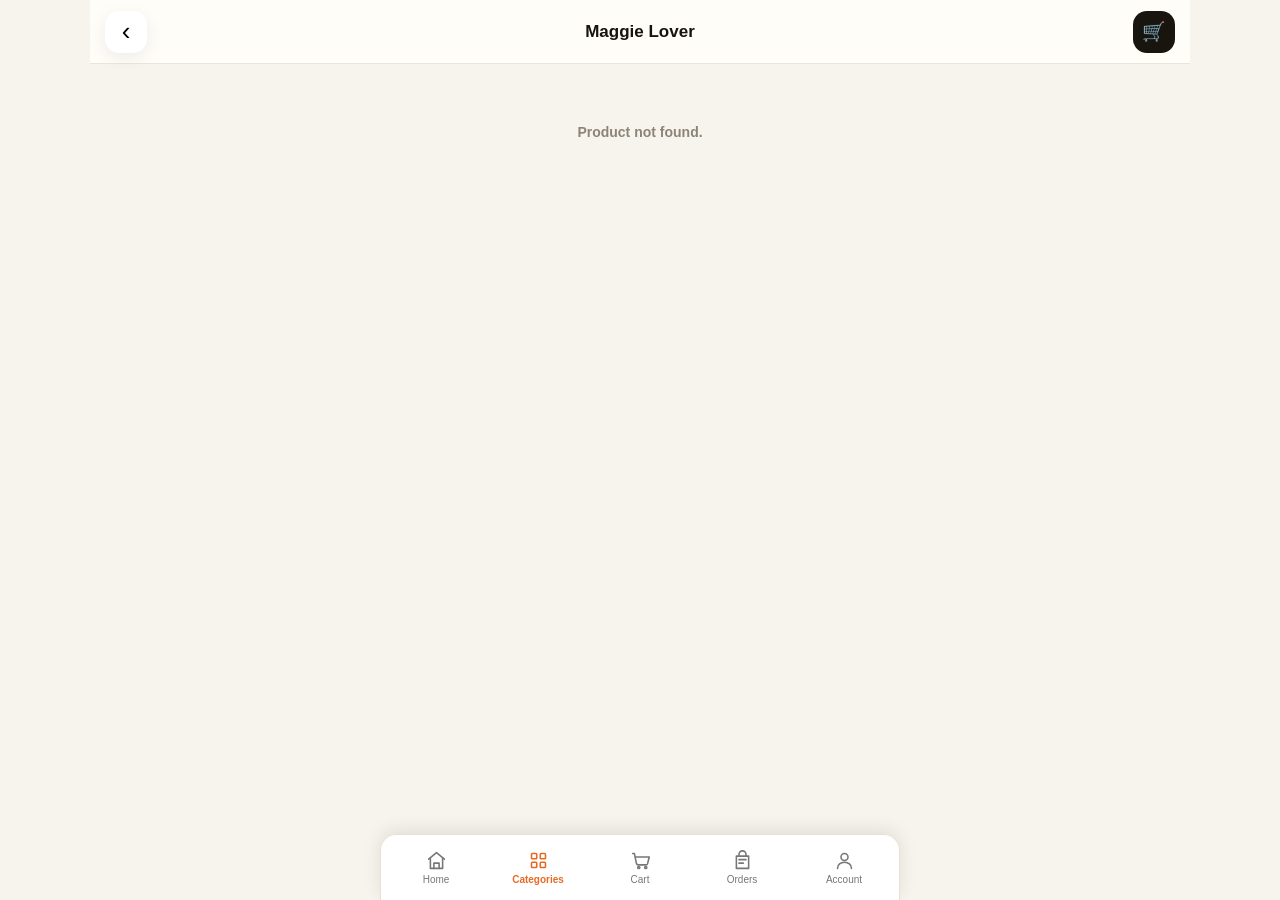
<file: product.html>
<!DOCTYPE html>
<html lang="en">
<head>
<meta charset="UTF-8">

<meta name="viewport" content="width=device-width, initial-scale=1.0, minimum-scale=1.0, maximum-scale=1.0, user-scalable=no, viewport-fit=cover">

<title>Maggie Lover - Product</title>

<style>
html,body{touch-action:manipulation;-ms-touch-action:manipulation;overscroll-behavior-x:none;}


*{
    margin:0;
    padding:0;
    box-sizing:border-box;
    -webkit-tap-highlight-color:transparent;
}

body{
    font-family:Inter,Arial,sans-serif;
    background:#f7f4ed;
    color:#17130d;
}

button{
    font-family:inherit;
    cursor:pointer;
    border:0;
}

img{
    display:block;
    width:100%;
}


/* ==============================
   HEADER
================================ */

.header{

    height:64px;

    display:flex;
    align-items:center;

    padding:0 15px;

    background:rgba(255,253,248,.96);

    border-bottom:1px solid #ebe5d9;

    position:sticky;
    top:0;

    z-index:100;

    backdrop-filter:blur(18px);
}

.back-btn{

    width:42px;
    height:42px;

    border-radius:14px;

    background:#fff;

    font-size:26px;

    display:flex;
    align-items:center;
    justify-content:center;

    box-shadow:0 5px 18px rgba(0,0,0,.07);
}

.logo-title{

    flex:1;

    text-align:center;

    font-size:17px;

    font-weight:900;
}

.cart-btn{

    width:42px;
    height:42px;

    border-radius:14px;

    background:#18140e;

    color:#ffd447;

    font-size:19px;

    position:relative;
}

.cart-count{

    position:absolute;

    top:-5px;
    right:-5px;

    min-width:18px;
    height:18px;

    padding:0 4px;

    border-radius:20px;

    background:#d8aa28;

    color:#17130d;

    font-size:10px;

    display:flex;
    align-items:center;
    justify-content:center;

    font-weight:900;
}


/* ==============================
   MAIN PRODUCT
================================ */

.product-container{

    padding:14px;
}

.product-image-box{

    width:100%;
    height:330px;

    border-radius:28px;

    overflow:hidden;

    background:#eee8dc;

    position:relative;

    box-shadow:
        0 18px 45px rgba(38,27,9,.12);
}

.product-image{

    width:100%;
    height:100%;

    object-fit:cover;
}

.veg-badge{

    position:absolute;

    top:15px;
    left:15px;

    background:rgba(255,255,255,.95);

    padding:8px 12px;

    border-radius:30px;

    font-size:11px;

    font-weight:900;

    color:#13763a;

    box-shadow:0 5px 18px rgba(0,0,0,.1);
}


/* ==============================
   PRODUCT INFORMATION
================================ */

.product-info{

    padding:21px 4px 10px;
}

.category{

    color:#a67d17;

    font-size:11px;

    font-weight:900;

    text-transform:uppercase;

    letter-spacing:1.2px;

    margin-bottom:7px;
}

.product-name{

    font-size:28px;

    line-height:1.15;

    font-weight:900;

    letter-spacing:-.7px;

    margin-bottom:11px;
}

.rating-row{

    display:flex;

    align-items:center;

    gap:9px;

    margin-bottom:14px;
}

.rating{

    background:#198542;

    color:white;

    padding:6px 9px;

    border-radius:9px;

    font-size:12px;

    font-weight:900;
}

.rating-text{

    font-size:12px;

    color:#777064;

    font-weight:700;
}

.description{

    color:#696258;

    font-size:14px;

    line-height:1.65;

    margin-bottom:15px;
}

.price{

    font-size:25px;

    font-weight:900;

    margin-bottom:17px;
}


/* ==============================
   BUTTONS
================================ */

.action-row{

    display:grid;

    grid-template-columns:1fr 1fr;

    gap:10px;

    margin-bottom:30px;
}

.add-cart{

    height:50px;

    border-radius:15px;

    background:white;

    border:1px solid #dcd3c4;

    font-size:13px;

    font-weight:900;

    color:#17130d;
}

.buy-now{

    height:50px;

    border-radius:15px;

    background:#18140e;

    color:#ffd447;

    font-size:13px;

    font-weight:900;

    box-shadow:
        0 10px 25px rgba(24,20,14,.2);
}


/* ==============================
   RECOMMENDED
================================ */

.recommended{

    padding:5px 14px 45px;
}

.recommended-heading{

    margin-bottom:17px;
}

.recommended-heading h2{

    font-size:23px;

    font-weight:900;

    letter-spacing:-.5px;
}

.recommended-heading p{

    margin-top:4px;

    font-size:11px;

    color:#91897b;

    font-weight:700;
}


/* ==============================
   RECOMMENDED CARD
================================ */

.recommend-grid{

    display:grid;

    grid-template-columns:repeat(2,1fr);

    gap:13px;
}

.recommend-card{

    background:#fff;

    border:1px solid #eee7db;

    border-radius:20px;

    overflow:hidden;

    box-shadow:
        0 8px 25px rgba(40,28,10,.07);

    transition:.15s;
}

.recommend-card:active{

    transform:scale(.97);
}

.recommend-image-box{

    height:145px;

    position:relative;

    overflow:hidden;

    background:#eee8dc;
}

.recommend-image{

    width:100%;
    height:100%;

    object-fit:cover;
}

.recommend-veg{

    position:absolute;

    left:8px;
    top:8px;

    background:white;

    color:#13763a;

    padding:5px 7px;

    border-radius:7px;

    font-size:9px;

    font-weight:900;
}

.recommend-info{

    padding:11px;
}

.recommend-name{

    font-size:14px;

    font-weight:900;

    line-height:1.3;

    margin-bottom:7px;
}

.recommend-rating{

    font-size:11px;

    color:#16833e;

    font-weight:800;

    margin-bottom:7px;
}

.recommend-description{

    font-size:11px;

    color:#81796d;

    line-height:1.45;

    margin-bottom:8px;
}

.recommend-bottom{

    display:flex;

    align-items:center;

    justify-content:space-between;

    gap:7px;
}

.recommend-price{

    font-size:15px;

    font-weight:900;
}

.view-btn{

    padding:7px 11px;

    border-radius:10px;

    background:#18140e;

    color:#ffd447;

    font-size:10px;

    font-weight:900;
}


/* ==============================
   EMPTY STATE
================================ */

.empty{

    padding:60px 20px;

    text-align:center;

    color:#8c8477;

    font-size:14px;

    font-weight:700;
}


/* ==============================
   TOAST
================================ */

.toast{

    position:fixed;

    left:50%;

    bottom:22px;

    transform:
        translate(-50%,100px);

    background:#18140e;

    color:white;

    padding:13px 18px;

    border-radius:14px;

    font-size:12px;

    font-weight:800;

    opacity:0;

    transition:.25s;

    z-index:999;
}

.toast.show{

    opacity:1;

    transform:
        translate(-50%,0);
}


/* ==============================
   DESKTOP
================================ */

@media(min-width:700px){

    body{
        max-width:1100px;
        margin:auto;
    }

    .product-image-box{
        height:480px;
    }

    .recommend-grid{
        grid-template-columns:
            repeat(4,1fr);
    }

    .recommend-image-box{
        height:180px;
    }
}

</style>
<script src="api.js"></script>

<style id="maggie-universal-bottom-navigation">
/* Universal fixed navigation: identical on every customer page */
html{scroll-padding-bottom:calc(76px + env(safe-area-inset-bottom)) !important;}
body{padding-bottom:calc(88px + env(safe-area-inset-bottom)) !important;}
.bottom-nav{position:fixed !important;left:0 !important;right:0 !important;bottom:0 !important;top:auto !important;transform:none !important;width:100% !important;max-width:none !important;height:calc(66px + env(safe-area-inset-bottom)) !important;min-height:calc(66px + env(safe-area-inset-bottom)) !important;box-sizing:border-box !important;display:flex !important;flex-direction:row !important;align-items:center !important;justify-content:space-around !important;gap:0 !important;margin:0 !important;padding:5px 4px calc(5px + env(safe-area-inset-bottom)) !important;background:rgba(255,255,255,.98) !important;border-top:1px solid #eadfd3 !important;box-shadow:0 -4px 18px rgba(0,0,0,.09) !important;z-index:2147483000 !important;visibility:visible !important;opacity:1 !important;pointer-events:auto !important;}
.bottom-nav .nav-item{position:static !important;flex:1 1 20% !important;width:20% !important;max-width:20% !important;min-width:0 !important;height:54px !important;min-height:54px !important;margin:0 !important;padding:5px 0 !important;display:flex !important;flex-direction:column !important;align-items:center !important;justify-content:center !important;gap:3px !important;box-sizing:border-box !important;text-decoration:none !important;border:0 !important;border-radius:10px !important;background:transparent !important;color:#777 !important;font-size:11px !important;line-height:1.1 !important;white-space:nowrap !important;transform:none !important;}
.bottom-nav .nav-item svg{display:block !important;width:21px !important;height:21px !important;min-width:21px !important;min-height:21px !important;flex:0 0 21px !important;}
.bottom-nav .nav-item small,.bottom-nav .nav-item span{display:block !important;margin:0 !important;padding:0 !important;font-size:10px !important;line-height:12px !important;font-weight:500 !important;}
.bottom-nav .nav-item.active{color:#e56b24 !important;background:transparent !important;font-weight:700 !important;}
.bottom-nav .nav-item.active small,.bottom-nav .nav-item.active span{font-weight:700 !important;}
@media(min-width:700px){.bottom-nav{left:50% !important;right:auto !important;transform:translateX(-50%) !important;width:min(100%,520px) !important;border-left:1px solid #eadfd3 !important;border-right:1px solid #eadfd3 !important;border-radius:16px 16px 0 0 !important;}}
</style>
<!-- maggie-nav-prefetch -->

<link rel="prefetch" href="index.html" as="document">
<link rel="prefetch" href="categories.html" as="document">
<link rel="prefetch" href="cart.html" as="document">
<link rel="prefetch" href="orders.html" as="document">
<link rel="prefetch" href="account.html" as="document">
</head>


<body>


<!-- ==========================
     HEADER
=========================== -->

<header class="header">

    <button
        class="back-btn"
        onclick="goBack()">

        ‹

    </button>


    <div class="logo-title">

        Maggie Lover

    </div>


    <button
        class="cart-btn"
        onclick="openCart()">

        🛒

        
    </button>

</header>



<!-- ==========================
     MAIN PRODUCT
=========================== -->

<main id="productArea">

    <div class="empty">

        Select a product to view details.

    </div>

</main>



<!-- ==========================
     TOAST
=========================== -->

<div
    class="toast"
    id="toast">

</div>



<script>

/*
====================================================
MAGGIE LOVER PRODUCT SYSTEM
====================================================

Products.js use nahi hoga.

Products isi HTML file ke andar
category-wise add honge.

STEP 2 se products add karenge.
====================================================
*/


const PRODUCTS = [

{
    id: 1,
    category: "World Famous Handi Maggi",
    name: "Veg Handi Maggi",
    price: 119,
    image: "assets/products/veg-handi-maggi.webp",
    description: "Fresh vegetables cooked with signature handi masala in a traditional clay pot.",
    tags: ["Best Seller", "Spicy 🌶️", "Handi 🍲"]
},

{
    id: 2,
    category: "World Famous Handi Maggi",
    name: "Peri Peri Handi Maggi",
    price: 119,
    image: "assets/products/peri-peri-handi-maggi.webp",
    description: "Loaded with fiery peri peri seasoning and smoky handi flavour.",
    tags: ["Hot 🔥", "Peri Peri 🌶️"]
},

{
    id: 3,
    category: "World Famous Handi Maggi",
    name: "Tandoori Handi Maggi",
    price: 119,
    image: "assets/products/tandoori-handi-maggi.webp",
    description: "Rich tandoori spices mixed with buttery handi Maggi.",
    tags: ["Tandoori 🔥", "Smoky 🌫️"]
},

{
    id: 4,
    category: "World Famous Handi Maggi",
    name: "Masala Handi Maggi",
    price: 119,
    image: "assets/products/masala-handi-maggi.webp",
    description: "Classic spicy handi Maggi with rich Indian masala and fresh herbs.",
    tags: ["Classic ⭐", "Spicy 🌶️"]
},

{
    id: 5,
    category: "World Famous Handi Maggi",
    name: "Biryani Handi Maggi",
    price: 139,
    image: "assets/products/biryani-handi-maggi.webp",
    description: "Biryani-style aromatic spices blended with steaming handi Maggi.",
    tags: ["Biryani 🍛", "Aromatic ✨"]
},

{
    id: 6,
    category: "World Famous Handi Maggi",
    name: "Butter Handi Maggi",
    price: 139,
    image: "assets/products/butter-handi-maggi.webp",
    description: "Extra buttery and creamy handi Maggi for a rich mouthfeel.",
    tags: ["Buttery 🧈", "Creamy ✨"]
},

{
    id: 7,
    category: "World Famous Handi Maggi",
    name: "Schezwan Handi Maggi",
    price: 139,
    image: "assets/products/schezwan-handi-maggi.webp",
    description: "Indo-Chinese Schezwan sauce tossed with hot handi Maggi.",
    tags: ["Schezwan 🌶️", "Chinese 🥢"]
},

{
    id: 8,
    category: "World Famous Handi Maggi",
    name: "Paneer Handi Maggi",
    price: 159,
    image: "assets/products/paneer-handi-maggi.webp",
    description: "Soft paneer cubes mixed with spicy handi Maggi and herbs.",
    tags: ["Paneer 🧈", "Protein 💪"]
},

{
    id: 9,
    category: "World Famous Handi Maggi",
    name: "Manchurian Handi Maggi",
    price: 159,
    image: "assets/products/manchurian-handi-maggi.webp",
    description: "Juicy Manchurian balls served with spicy Schezwan-style handi Maggi.",
    tags: ["Manchurian 🍘", "Loaded 🔥"]
},

{
    id: 10,
    category: "World Famous Handi Maggi",
    name: "Corn Cheese Handi Maggi",
    price: 190,
    image: "assets/products/corn-cheese-handi-maggi.webp",
    description: "Sweet corn, cheese sauce and melted mozzarella in a clay pot.",
    tags: ["Corn 🌽", "Cheesy 🧀"]
},

{
    id: 11,
    category: "World Famous Handi Maggi",
    name: "Double Cheese Handi Maggi",
    price: 199,
    image: "assets/products/double-cheese-handi-maggi.webp",
    description: "Double layer cheese and creamy sauce for the ultimate cheese pull.",
    tags: ["Double Cheese 🧀🧀", "Premium ✨"]
},

{
    id: 12,
    category: "World Famous Handi Maggi",
    name: "Creamy White Sauce Handi Maggi",
    price: 199,
    image: "assets/products/creamy-white-sauce-handi-maggi.webp",
    description: "Rich white sauce, butter and herbs mixed with creamy handi Maggi.",
    tags: ["White Sauce 🤍", "Creamy ✨"]
},

{
  id: 13,
  category: "Premium Handi Maggi",
  name: "Paneer Cheese Handi Maggi",
  price: 199,
  image: "assets/products/paneer-cheese-handi-maggi.webp",
  description: "Soft paneer cubes and melted cheese served in rich handi masala.",
  tags: ["Paneer 🧈", "Cheesy 🧀", "Premium ✨"]
},

{
  id: 14,
  category: "Premium Handi Maggi",
  name: "Corn Paneer Handi Maggi",
  price: 189,
  image: "assets/products/corn-paneer-handi-maggi.webp",
  description: "Sweet corn and paneer mixed with creamy handi Maggi.",
  tags: ["Corn 🌽", "Paneer 🧈"]
},

{
  id: 15,
  category: "Premium Handi Maggi",
  name: "Triple Cheese Handi Maggi",
  price: 249,
  image: "assets/products/triple-cheese-handi-maggi.webp",
  description: "Three layers of cheese for the ultimate cheese pull experience.",
  tags: ["Triple Cheese 🧀🧀🧀", "Premium ✨"]
},

{
  id: 16,
  category: "Premium Handi Maggi",
  name: "Paneer Corn Double Cheese Handi Maggi",
  price: 269,
  image: "assets/products/paneer-corn-double-cheese-handi-maggi.webp",
  description: "Loaded with paneer, corn and double cheese in a clay pot.",
  tags: ["Loaded 🔥", "Double Cheese 🧀🧀"]
},

{
  id: 17,
  category: "Maggi Bowl",
  name: "Vegetable Maggi",
  price: 59,
  image: "assets/products/vegetable-maggi.webp",
  description: "Light and tasty vegetable Maggi bowl.",
  tags: ["Veg 🥦"]
},

{
  id: 18,
  category: "Maggi Bowl",
  name: "Peri Peri Maggi",
  price: 59,
  image: "assets/products/peri-peri-maggi.webp",
  description: "Fiery peri peri flavour in every bite.",
  tags: ["Spicy 🌶️"]
},

{
  id: 19,
  category: "Maggi Bowl",
  name: "Spicy Maggi",
  price: 59,
  image: "assets/products/spicy-maggi.webp",
  description: "Classic spicy street-style Maggi bowl.",
  tags: ["Hot 🔥"]
},

{
  id: 20,
  category: "Maggi Bowl",
  name: "Punjabi Tarka Maggi",
  price: 69,
  image: "assets/products/punjabi-tarka-maggi.webp",
  description: "Punjabi-style tadka and butter flavour.",
  tags: ["Punjabi 🍛"]
},

{
  id: 21,
  category: "Maggi Bowl",
  name: "Masala Maggi",
  price: 69,
  image: "assets/products/masala-maggi.webp",
  description: "Rich masala flavour loved by everyone.",
  tags: ["Best Seller ⭐"]
},

{
  id: 22,
  category: "Maggi Bowl",
  name: "Maggi Bhel",
  price: 69,
  image: "assets/products/maggi-bhel.webp",
  description: "Crunchy bhel-style Maggi snack bowl.",
  tags: ["Crunchy 🥙"]
},

{
  id: 23,
  category: "Maggi Bowl",
  name: "Biryani Flavour Maggi",
  price: 79,
  image: "assets/products/biryani-flavour-maggi.webp",
  description: "Aromatic biryani masala blended with Maggi.",
  tags: ["Biryani 🍛"]
},

{
  id: 24,
  category: "Maggi Bowl",
  name: "Butter Maggi",
  price: 79,
  image: "assets/products/butter-maggi.webp",
  description: "Smooth buttery flavour with creamy texture.",
  tags: ["Butter 🧈"]
},

{
  id: 25,
  category: "Maggi Bowl",
  name: "Schezwan Maggi",
  price: 79,
  image: "assets/products/schezwan-maggi.webp",
  description: "Spicy Schezwan sauce tossed with noodles.",
  tags: ["Chinese 🥢"]
},

{
  id: 26,
  category: "Maggi Bowl",
  name: "Corn Maggi",
  price: 79,
  image: "assets/products/corn-maggi.webp",
  description: "Sweet corn mixed with creamy Maggi.",
  tags: ["Corn 🌽"]
},

{
  id: 27,
  category: "Maggi Bowl",
  name: "Creamy White Sauce Maggi",
  price: 89,
  image: "assets/products/creamy-white-sauce-maggi.webp",
  description: "Rich white sauce and herbs for a creamy bowl.",
  tags: ["White Sauce 🤍"]
},

{
  id: 28,
  category: "Maggi Bowl",
  name: "Mozzarella Cheese Maggi",
  price: 109,
  image: "assets/products/mozzarella-cheese-maggi.webp",
  description: "Stretchy mozzarella cheese melted over hot Maggi.",
  tags: ["Cheesy 🧀"]
},

{
  id: 29,
  category: "Dry Lover Maggi", 
  name: "Classic Maggi",
  price: 69,
  image: "assets/products/classic-maggi.webp",
  description: "Simple, dry and perfectly seasoned Maggi.",
  tags: ["Classic ⭐"]
},

{
  id: 30,
  category: "Dry Lover Maggi",
  name: "Chinese Maggi",
  price: 69,
  image: "assets/products/chinese-maggi.webp",
  description: "Indo-Chinese dry Maggi with spicy seasoning.",
  tags: ["Chinese 🥢"]
},

{
  id: 31,
  category: "Classic Pasta",
  name: "Pasta",
  price: 50,
  image: "assets/products/pasta.webp",
  description: "Simple and tasty classic pasta.",
  tags: ["Classic ⭐"]
},

{
  id: 32,
  category: "Classic Pasta",
  name: "Red Sauce Pasta",
  price: 50,
  image: "assets/products/red-sauce-pasta.webp",
  description: "Tangy tomato red sauce pasta.",
  tags: ["Red Sauce 🍅"]
},

{
  id: 33,
  category: "Classic Pasta",
  name: "Chinese Pasta",
  price: 60,
  image: "assets/products/chinese-pasta.webp",
  description: "Indo-Chinese style spicy pasta.",
  tags: ["Chinese 🥢"]
},

{
  id: 34,
  category: "Classic Pasta",
  name: "Cheese Pasta",
  price: 100,
  image: "assets/products/cheese-pasta.webp",
  description: "Creamy cheese loaded pasta.",
  tags: ["Cheesy 🧀"]
},

{
  id: 35,
  category: "Classic Pasta",
  name: "Peri Peri Pasta",
  price: 70,
  image: "assets/products/peri-peri-pasta.webp",
  description: "Fiery peri peri pasta with herbs.",
  tags: ["Spicy 🌶️"]
},

{
  id: 36,
  category: "Classic Pasta",
  name: "Tandoori Pasta",
  price: 70,
  image: "assets/products/tandoori-pasta.webp",
  description: "Smoky tandoori flavoured pasta.",
  tags: ["Tandoori 🔥"]
},

{
  id: 37,
  category: "Classic Pasta",
  name: "Afghani Pasta",
  price: 100,
  image: "assets/products/afghani-pasta.webp",
  description: "Rich creamy Afghani style pasta.",
  tags: ["Creamy ✨"]
},

{
  id: 38,
  category: "Classic Pasta",
  name: "Dragon Pasta",
  price: 100,
  image: "assets/products/dragon-pasta.webp",
  description: "Extra spicy dragon sauce pasta.",
  tags: ["Hot 🔥"]
},

{
  id: 39,
  category: "Classic Pasta",
  name: "White Sauce Pasta",
  price: 100,
  image: "assets/products/white-sauce-pasta.webp",
  description: "Rich white sauce and herb pasta.",
  tags: ["White Sauce 🤍"]
},

{
  id: 40,
  category: "Classic Pasta",
  name: "Maggi Mix Pasta",
  price: 110,
  image: "assets/products/maggi-mix-pasta.webp",
  description: "Unique combination of Maggi and pasta.",
  tags: ["Fusion 🍜🍝"]
},

{
  id: 41,
  category: "Classic Pasta",
  name: "Manchurian Pasta",
  price: 90,
  image: "assets/products/manchurian-pasta.webp",
  description: "Manchurian tossed spicy pasta.",
  tags: ["Manchurian 🍘"]
},

{
  id: 42,
  category: "Classic Pasta",
  name: "Paneer Pasta",
  price: 90,
  image: "assets/products/paneer-pasta.webp",
  description: "Paneer cubes mixed with creamy pasta.",
  tags: ["Paneer 🧈"]
},

{
  id: 43,
  category: "Classic Pasta",
  name: "Handi Pasta",
  price: 100,
  image: "assets/products/handi-pasta.webp",
  description: "Traditional handi-style creamy pasta.",
  tags: ["Handi 🍲"]
},

{
  id: 44,
  category: "Premium Pasta",
  name: "Volcano Cheese Pasta",
  price: 160,
  image: "assets/products/volcano-cheese-pasta.webp",
  description: "Cheese volcano pasta with extra melted mozzarella.",
  tags: ["Volcano 🌋", "Cheesy 🧀"]
},

{
  id: 45,
  category: "Premium Pasta",
  name: "Tandoori Cream Pasta",
  price: 160,
  image: "assets/products/tandoori-cream-pasta.webp",
  description: "Smoky tandoori spices blended with creamy sauce.",
  tags: ["Tandoori 🔥", "Creamy ✨"]
},

{
  id: 46,
  category: "Premium Pasta",
  name: "Schezwan Blast Pasta",
  price: 160,
  image: "assets/products/schezwan-blast-pasta.webp",
  description: "Explosive Schezwan flavour for spice lovers.",
  tags: ["Schezwan 🌶️", "Blast 💥"]
},

{
  id: 47,
  category: "Premium Pasta",
  name: "Pink Sauce Pasta",
  price: 160,
  image: "assets/products/pink-sauce-pasta.webp",
  description: "Perfect blend of red and white sauce.",
  tags: ["Pink Sauce 🌸"]
},

{
  id: 48,
  category: "Premium Pasta",
  name: "Corn Paneer Cheese Pasta",
  price: 190,
  image: "assets/products/corn-paneer-cheese-pasta.webp",
  description: "Loaded with corn, paneer and cheese.",
  tags: ["Loaded 🔥", "Paneer 🧈"]
},

{
  id: 49,
  category: "Premium Pasta",
  name: "Loaded Cheese Pasta",
  price: 199,
  image: "assets/products/loaded-cheese-pasta.webp",
  description: "Extra cheese and creamy sauce in every bite.",
  tags: ["Cheesy 🧀", "Premium ✨"]
},


{
  id: 50,
  category: "Paneer Lover",
  name: "Dry Paneer",
  price: 80,
  image: "assets/products/dry-paneer.webp",
  description: "Crispy spicy dry paneer tossed with herbs.",
  tags: ["Paneer 🧈", "Spicy 🌶️"]
},

{
  id: 51,
  category: "Paneer Lover",
  name: "Gravy Paneer",
  price: 160,
  image: "assets/products/gravy-paneer.webp",
  description: "Rich creamy paneer gravy with Indian spices.",
  tags: ["Gravy 🍛", "Creamy ✨"]
},

{
  id: 52,
  category: "Paneer Lover",
  name: "Kurkure Paneer Pakoda",
  price: 160,
  image: "assets/products/kurkure-paneer-pakoda.webp",
  description: "Extra crunchy paneer pakoda with spicy coating.",
  tags: ["Crunchy 🔥"]
},

{
  id: 53,
  category: "Paneer Lover",
  name: "Paneer Maggi",
  price: 100,
  image: "assets/products/paneer-maggi.webp",
  description: "Paneer cubes mixed with masala Maggi.",
  tags: ["Fusion 🍜"]
},

{
  id: 54,
  category: "Paneer Lover",
  name: "Handi Paneer",
  price: 110,
  image: "assets/products/handi-paneer.webp",
  description: "Traditional handi paneer cooked in clay pot style.",
  tags: ["Handi 🍲"]
},

{
  id: 55,
  category: "Paneer Lover",
  name: "Handi Paneer Maggi",
  price: 160,
  image: "assets/products/handi-paneer-maggi.webp",
  description: "Loaded handi paneer with spicy Maggi.",
  tags: ["Loaded 🔥"]
},

{
  id: 56,
  category: "Paneer Lover",
  name: "Butter Paneer",
  price: 100,
  image: "assets/products/butter-paneer.webp",
  description: "Creamy buttery paneer with rich flavour.",
  tags: ["Butter 🧈"]
},

{
  id: 57,
  category: "Paneer Lover",
  name: "Biryani Flavour Paneer",
  price: 100,
  image: "assets/products/biryani-flavour-paneer.webp",
  description: "Aromatic biryani masala paneer.",
  tags: ["Biryani 🍛"]
},

{
  id: 58,
  category: "Paneer Lover",
  name: "Handi Biryani Paneer",
  price: 125,
  image: "assets/products/handi-biryani-paneer.webp",
  description: "Handi style paneer with biryani spices.",
  tags: ["Handi 🍲", "Biryani 🍛"]
},

{
  id: 59,
  category: "Manchurian Lover",
  name: "Dry Manchurian",
  price: 80,
  image: "assets/products/dry-manchurian.webp",
  description: "Crispy dry Manchurian with spicy sauce.",
  tags: ["Chinese 🥢"]
},

{
  id: 60,
  category: "Manchurian Lover",
  name: "Gravy Manchurian",
  price: 160,
  image: "assets/products/gravy-manchurian.webp",
  description: "Juicy Manchurian balls in rich gravy.",
  tags: ["Gravy 🍛"]
},

{
  id: 61,
  category: "Manchurian Lover",
  name: "Manchurian Maggi",
  price: 100,
  image: "assets/products/manchurian-maggi.webp",
  description: "Manchurian mixed with spicy Maggi noodles.",
  tags: ["Fusion 🍜"]
},

{
  id: 62,
  category: "Manchurian Lover",
  name: "Handi Manchurian",
  price: 110,
  image: "assets/products/handi-manchurian.webp",
  description: "Clay pot style spicy Manchurian.",
  tags: ["Handi 🍲"]
},

{
  id: 63,
  category: "Manchurian Lover",
  name: "Handi Manchurian Maggi",
  price: 160,
  image: "assets/products/handi-manchurian-maggi.webp",
  description: "Loaded handi Manchurian with Maggi.",
  tags: ["Loaded 🔥"]
},

{
  id: 64,
  category: "Manchurian Lover",
  name: "Butter Manchurian",
  price: 100,
  image: "assets/products/butter-manchurian.webp",
  description: "Buttery creamy Manchurian flavour.",
  tags: ["Butter 🧈"]
},

{
  id: 65,
  category: "Manchurian Lover",
  name: "Biryani Flavour Manchurian",
  price: 100,
  image: "assets/products/biryani-flavour-manchurian.webp",
  description: "Biryani spice infused Manchurian.",
  tags: ["Biryani 🍛"]
},

{
  id: 66,
  category: "Manchurian Lover",
  name: "Handi Biryani Manchurian",
  price: 125,
  image: "assets/products/handi-biryani-manchurian.webp",
  description: "Handi cooked Manchurian with biryani masala.",
  tags: ["Handi 🍲", "Biryani 🍛"]
},

{
  id: 67,
  category: "Aata Momos",
  name: "Mix Momo",
  price: 79,
  image: "assets/products/mix-momo.webp",
  description: "Assorted wheat momos with spicy chutney.",
  tags: ["Momo 🥟"]
},

{
  id: 68,
  category: "Aata Momos",
  name: "Paneer Momo",
  price: 89,
  image: "assets/products/paneer-momo.webp",
  description: "Soft paneer stuffed wheat momos.",
  tags: ["Paneer 🧈"]
},

{
  id: 69,
  category: "Aata Momos",
  name: "Veg Momo",
  price: 79,
  image: "assets/products/veg-momo.webp",
  description: "Fresh vegetable filled healthy momos.",
  tags: ["Veg 🥦"]
},

{
  id: 70,
  category: "Aata Momos",
  name: "Soya Momo",
  price: 79,
  image: "assets/products/soya-momo.webp",
  description: "Protein rich soya stuffed momos.",
  tags: ["Protein 💪"]
},

{
  id: 71,
  category: "Aata Momos",
  name: "Fry Momo",
  price: 89,
  image: "assets/products/fry-momo.webp",
  description: "Crispy fried momos with spicy seasoning.",
  tags: ["Crispy 🍟"]
},

{
  id: 72,
  category: "Aata Momos",
  name: "Gravy Momo",
  price: 139,
  image: "assets/products/gravy-momo.webp",
  description: "Momos served in spicy gravy sauce.",
  tags: ["Gravy 🍛"]
},

{
  id: 73,
  category: "Aata Momos",
  name: "Maggi Mix Momo",
  price: 130,
  image: "assets/products/maggi-mix-momo.webp",
  description: "Momos tossed with spicy Maggi masala.",
  tags: ["Fusion 🍜"]
},

{
  id: 74,
  category: "Aata Momos",
  name: "Handi Momo",
  price: 139,
  image: "assets/products/handi-momo.webp",
  description: "Traditional handi style momos.",
  tags: ["Handi 🍲"]
},

{
  id: 75,
  category: "Aata Momos",
  name: "Kurkure Momo",
  price: 139,
  image: "assets/products/kurkure-momo.webp",
  description: "Extra crunchy kurkure coated momos.",
  tags: ["Crunchy 🔥"]
},

 {
  id: 76,
  category: "Aata Momos",
  name: "Tandoori Gravy Momo",
  price: 139,
  image: "assets/products/tandoori-gravy-momo.webp",
  description: "Smoky tandoori momos in rich gravy.",
  tags: ["Tandoori 🔥"]
},

{
  id: 77,
  category: "Aata Momos",
  name: "Afghani Momo",
  price: 160,
  image: "assets/products/afghani-momo.webp",
  description: "Creamy Afghani style loaded momos.",
  tags: ["Creamy ✨"]
},

{
  id: 78,
  category: "Aata Momos",
  name: "Peri Peri Gravy Momo",
  price: 139,
  image: "assets/products/peri-peri-gravy-momo.webp",
  description: "Peri peri spicy gravy momos.",
  tags: ["Spicy 🌶️"]
},

{
  id: 79,
  category: "Aata Momos",
  name: "Schezwan Gravy Momo",
  price: 139,
  image: "assets/products/schezwan-gravy-momo.webp",
  description: "Schezwan loaded gravy momos.",
  tags: ["Chinese 🥢"]
},

{
  id: 80,
  category: "Aata Momos",
  name: "Cheese Gravy Momo",
  price: 199,
  image: "assets/products/cheese-gravy-momo.webp",
  description: "Cheese loaded gravy momos with creamy sauce.",
  tags: ["Cheesy 🧀"]
},

{
  id: 81,
  category: "Aata Momos",
  name: "Corn Cheese Momo",
  price: 199,
  image: "assets/products/corn-cheese-momo.webp",
  description: "Sweet corn and cheese stuffed momos.",
  tags: ["Corn 🌽", "Cheesy 🧀"]
},

{
  id: 82,
  category: "Aata Momos",
  name: "Red Sauce Momo",
  price: 139,
  image: "assets/products/red-sauce-momo.webp",
  description: "Tangy red sauce coated momos.",
  tags: ["Red Sauce 🍅"]
},

{
  id: 83,
  category: "Aata Momos",
  name: "Volcano Cheese Momo",
  price: 219,
  image: "assets/products/volcano-cheese-momo.webp",
  description: "Volcano style overflowing cheese momos.",
  tags: ["Volcano 🌋", "Cheesy 🧀"]
},

{
  id: 84,
  category: "Aata Momos",
  name: "Dragon Momo",
  price: 139,
  image: "assets/products/dragon-momo.webp",
  description: "Extra spicy dragon style momos.",
  tags: ["Dragon 🔥"]
},

{ id:85,
  category:"Pizza",
  name:"Classic Pizza", 
  price:99, 
  image: "assets/products/classic-pizza.webp",
  description:"Classic cheesy pizza with rich tomato sauce.",
  tags:["Classic ⭐"]
},

{ id:86, category:"Pizza", name:"Corn Pizza", price:99, image: "assets/products/corn-pizza.webp", description:"Sweet corn and cheese loaded pizza.", tags:["Corn 🌽"] },

{ id:87, category:"Pizza", name:"Onion Pizza", price:99, image: "assets/products/onion-pizza.webp", description:"Fresh onion topped cheesy pizza.", tags:["Fresh 🧅"] },

{ id:88, category:"Pizza", name:"Paneer Pizza", price:129, image: "assets/products/paneer-pizza.webp", description:"Soft paneer cubes with mozzarella cheese.", tags:["Paneer 🧈"] },

{ id:89, category:"Pizza", name:"Mix Veg Pizza", price:169, image: "assets/products/mix-veg-pizza.webp", description:"Loaded with fresh vegetables and cheese.", tags:["Veg 🥦"] },

{ id:90, category:"Pizza", name:"Maggi Pizza", price:199, image: "assets/products/maggi-pizza.webp", description:"Fusion pizza topped with spicy Maggi.", tags:["Fusion 🍜🍕"] },

{ id:91, category:"Pizza", name:"Schezwan Pizza", price:149, image: "assets/products/schezwan-pizza.webp", description:"Schezwan sauce and cheese explosion.", tags:["Chinese 🥢"] },

{ id:92, category:"Pizza", name:"Peri Peri Pizza", price:149, image: "assets/products/peri-peri-pizza.webp", description:"Fiery peri peri cheese pizza.", tags:["Spicy 🌶️"] },

{ id:93, category:"Pizza", name:"Corn Cheese Maggi Pizza", price:249, image: "assets/products/corn-cheese-maggi-pizza.webp", description:"Corn, cheese and Maggi loaded pizza.", tags:["Loaded 🔥"] },

{ id:94, category:"Pizza", name:"Triple Cheese Maggi Pizza", price:329, image: "assets/products/triple-cheese-maggi-pizza.webp", description:"Triple cheese with spicy Maggi topping.", tags:["Triple Cheese 🧀🧀🧀"] },

{ id:95, category:"Pizza", name:"Kurkure Crunch Pizza", price:149, image: "assets/products/kurkure-crunch-pizza.webp", description:"Extra crunchy Kurkure topping pizza.", tags:["Crunchy 🔥"] },

{ id:96, category:"Pizza", name:"Tandoori Paneer Pizza", price:169, image: "assets/products/tandoori-paneer-pizza.webp", description:"Smoky tandoori paneer pizza.", tags:["Tandoori 🔥"] },

{ id:97, category:"Pizza", name:"Afghani Cheese Pizza", price:179, image: "assets/products/afghani-cheese-pizza.webp", description:"Creamy Afghani cheese pizza.", tags:["Creamy ✨"] },

{ id:98, category:"Pizza", name:"Corn & Jalapeno Pizza", price:199, image: "assets/products/corn-&-jalapeno-pizza.webp", description:"Corn and jalapeno cheese delight.", tags:["Jalapeno 🌶️"] },

{ id:99, category:"Pizza", name:"Skull Pizza", price:149, image: "assets/products/skull-pizza.webp", description:"Signature spicy Skull pizza.", tags:["Signature ☠️"] },

{ id:100,
  category:"Pizza", 
  name:"Handi Pizza", 
  price:169, 
  image: "assets/products/handi-pizza.webp",
  description:"Unique handi style cheesy pizza.",
  tags:["Handi 🍲"] 
},

{ id:101, 
  category:"Pizza",
  name:"Kulhad Pizza",
  price:129,
  image: "assets/products/kulhad-pizza.webp", 
  description:"Kulhad served fusion pizza delight.",
  tags:["Fusion 🍕"] 
},

{ id:102, 
  category:"Pizza", 
  name:"Triple Cheese Overload Pizza", 
  price:269, image: "assets/products/triple-cheese-overload-pizza.webp",
  description:"Overloaded with three types of cheese.",
  tags:["Overload 🧀"]
}

];


function getProduct(){

    const params =
        new URLSearchParams(
            window.location.search
        );

    const id =
        params.get("id");


    /* URL ID se product find karo */

    if(id){

        const product =
            PRODUCTS.find(function(product){

                return String(product.id) ===
                       String(id);

            });

        if(product){

            return product;

        }

    }


    /* Home page se saved product */

    try{

        const savedProduct =
            localStorage.getItem(
                "selectedProduct"
            );

        if(savedProduct){

            return JSON.parse(
                savedProduct
            );

        }

    }catch(error){

        console.error(
            "Selected product error:",
            error
        );

    }


    /* Kuch bhi na mile */

    return null;
}


/* ==============================
   OPEN PRODUCT
================================ */

function openProduct(id){

    const product =
        PRODUCTS.find(
            item =>
                String(item.id) === String(id)
        );

    if(!product) return;


    localStorage.setItem(
        "selectedProduct",
        JSON.stringify(product)
    );


    window.location.href =
        "product.html?id=" +
        encodeURIComponent(id);

}

  /* ==========================================
   SELECTED PRODUCT FROM HOME PAGE
========================================== */

let selectedProduct = null;

try {
    const savedProduct =
        localStorage.getItem("selectedProduct");

    if (savedProduct) {
        selectedProduct =
            JSON.parse(savedProduct);
    }
} catch (error) {
    console.error(
        "Selected product error:",
        error
    );
}


/* ==============================
   FINAL PRODUCT CHECK
=============================== */

if (selectedProduct) {

    console.log(
        "SELECTED PRODUCT FROM HOME PAGE:",
        selectedProduct
    );

} else {

    console.error(
        "NO SELECTED PRODUCT FOUND"
    );

}




/* ==============================
   SHOW PRODUCT
================================ */

function showProduct(){

    const product =
        getProduct();


    const area =
        document.getElementById(
            "productArea"
        );


    if(!product){

        area.innerHTML = `

            <div class="empty">

                Product not found.

            </div>

        `;

        return;

    }


    area.innerHTML = `

        <section class="product-container">


            <div class="product-image-box">

                <img
                    class="product-image"
                    src="${product.image}"
                    alt="${product.name}"
                >

                <div class="veg-badge">

                    🟢 VEG

                </div>

            </div>



            <div class="product-info">


                <div class="category">

                    ${product.category}

                </div>


                <h1 class="product-name">

                    ${product.name}

                </h1>


                <div class="rating-row">

                    <span class="rating">

                        ★ ${product.rating}

                    </span>


                    <span class="rating-text">

                        Highly rated

                    </span>

                </div>


                <p class="description">

                    ${product.description}

                </p>


                <div class="price">

                    ₹${product.price}

                </div>


                <div class="action-row">

                     <button
    class="add-cart"
    onclick="addToCart()">

    Add to Cart

</button>


                    <button
                        class="buy-now"
                        onclick="buyNow()">

                        Buy Now

                    </button>

                </div>


            </div>

        </section>



        <section class="recommended">


            <div class="recommended-heading">

                <h2>

                    Recommended For You

                </h2>

                <p>

                    More delicious choices from
                    Maggie Lover

                </p>

            </div>


            <div
                class="recommend-grid"
                id="recommendGrid">

            </div>


        </section>

    `;


    renderRecommendations();

    updateCartCount();

}



/* ==============================
   RECOMMENDATIONS
================================ */

function renderRecommendations(){

    const current =
        getProduct();


    const grid =
        document.getElementById(
            "recommendGrid"
        );


    if(!grid) return;


    const products =
        PRODUCTS.filter(
            product =>
                !current ||
                product.id !== current.id
        );


    if(products.length === 0){

        grid.innerHTML = `

            <div class="empty">

                More products coming soon.

            </div>

        `;

        return;

    }


    grid.innerHTML =
        products.map(
            product => `

                <article
                    class="recommend-card"
                    onclick="
                        openProduct('${product.id}')
                    ">


                    <div
                        class="recommend-image-box">

                        <img
                            class="recommend-image"
                            src="${product.image}"
                            alt="${product.name}"
                            loading="lazy"
                        >

                        <span
                            class="recommend-veg">

                            🟢 VEG

                        </span>

                    </div>



                    <div class="recommend-info">


                        <div
                            class="recommend-name">

                            ${product.name}

                        </div>


                        <div
                            class="recommend-rating">

                            ★ ${product.rating}

                        </div>


                        <div
                            class="recommend-description">

                            ${product.description}

                        </div>


                        <div
                            class="recommend-bottom">


                            <span
                                class="recommend-price">

                                ₹${product.price}

                            </span>


                            <button
                                class="view-btn"
                                onclick="
                                    event.stopPropagation();
                                    openProduct('${product.id}');
                                ">

                                View

                            </button>


                        </div>

                    </div>

                </article>

            `
        )
        .join("");

}



/* ==============================
   CART
================================ */

function getCart(){

    try{

        return JSON.parse(
            localStorage.getItem("maggieCart")
        ) || [];

    }catch{

        return [];

    }

}


function addToCart(){

    const product = getProduct();

    if(!product){
        return;
    }

    let cart = [];

    try{

        const savedCart =
            localStorage.getItem("maggieCart");

        if(savedCart){

            const parsedCart =
                JSON.parse(savedCart);

            if(Array.isArray(parsedCart)){
                cart = parsedCart;
            }

        }

    }catch(error){

        console.error(
            "Cart read error:",
            error
        );

        cart = [];
    }


    const existing =
        cart.find(function(item){

            return String(item.id) ===
                   String(product.id);

        });


    if(existing){

        existing.qty =
            Number(existing.qty || 0) + 1;

    }else{

        cart.push({

            id: product.id,

            name: product.name,

            price: Number(product.price || 0),

            image: product.image || "",

            category:
                product.category ||
                product.cat ||
                "",

            cat:
                product.cat ||
                product.category ||
                "",

            description:
                product.description || "",

            rating:
                product.rating || "",

            tags:
                product.tags || [],

            qty: 1

        });

    }


    localStorage.setItem(
        "maggieCart",
        JSON.stringify(cart)
    );


    updateCartCount();


    showToast(
        "Added to Cart ✓"
    );

          }



/* ==============================
   BUY NOW
================================ */

function buyNow(){

    const product =
        getProduct();

    if(!product) return;


    const buyNowProduct = {

        id:product.id,

        name:product.name,

        price:product.price,

        image:product.image,

        quantity:1

    };


    localStorage.setItem(
        "buyNowProduct",
        JSON.stringify(
            buyNowProduct
        )
    );


    window.location.href =
        "buy.now.html";

}



/* ==============================
   CART COUNT
================================ */

function updateCartCount(){

    const cart =
        getCart();


    const count =
        cart.reduce(
            (total,item) =>
                total +
                Number(
                    item.quantity || 0
                ),
            0
        );


    const element =
        document.getElementById(
            "cartCount"
        );


    if(element){

        element.textContent =
            count > 99
                ? "99+"
                : count;

    }

}



/* ==============================
   CART PAGE
================================ */

function openCart(){

  window.location.href=
      "cart.html";
  
}


/* ==============================
   BACK
================================ */

function goBack(){

    if(
        document.referrer &&
        document.referrer.includes(
            window.location.hostname
        )
    ){

        history.back();

    }else{

        window.location.href =
            "index.html";

    }

}



/* ==============================
   TOAST
================================ */

let toastTimer;


function showToast(message){

    const toast =
        document.getElementById(
            "toast"
        );


    toast.textContent =
        message;


    toast.classList.add(
        "show"
    );


    clearTimeout(
        toastTimer
    );


    toastTimer =
        setTimeout(
            () => {

                toast.classList.remove(
                    "show"
                );

            },
            1800
        );

}



/* ==============================
   START
================================ */

showProduct();

</script>

  
<script src="catalog-sync.js"></script>
<nav class="bottom-nav">

<a
  class="nav-item active"
  href="index.html"
>
<svg width="20" height="20" viewBox="0 0 24 24" fill="none"
     stroke="currentColor" stroke-width="1.8"
     stroke-linecap="round" stroke-linejoin="round">
  <path d="M3 10.5L12 3l9 7.5"/>
  <path d="M5 9.5V21h14V9.5"/>
  <path d="M9 21v-6h6v6"/>
</svg>
<small>Home</small>
</a>

<a
  class="nav-item"
  href="categories.html"
>
 <svg width="20" height="20" viewBox="0 0 24 24" fill="none"
     stroke="currentColor" stroke-width="1.8"
     stroke-linecap="round" stroke-linejoin="round">
  <rect x="4" y="4" width="6" height="6" rx="1"/>
  <rect x="14" y="4" width="6" height="6" rx="1"/>
  <rect x="4" y="14" width="6" height="6" rx="1"/>
  <rect x="14" y="14" width="6" height="6" rx="1"/>
 </svg>
<small>Categories</small>
</a>

<a
  class="nav-item"
  href="cart.html"
>
<svg width="20" height="20" viewBox="0 0 24 24" fill="none"
     stroke="currentColor" stroke-width="1.8"
     stroke-linecap="round" stroke-linejoin="round">
  <path d="M3 4h2l2.4 11.5a2 2 0 0 0 2 1.5h8.8a2 2 0 0 0 1.9-1.4L22 8H6"/>
  <circle cx="10" cy="20" r="1.2"/>
  <circle cx="18" cy="20" r="1.2"/>
</svg>
<small>Cart</small>
</a>

<a
  class="nav-item"
  href="orders.html"
>
 <svg width="20" height="20" viewBox="0 0 24 24" fill="none"
     stroke="currentColor" stroke-width="1.8"
     stroke-linecap="round" stroke-linejoin="round">
  <path d="M5 7h14v14H5z"/>
  <path d="M8 7V5a4 4 0 0 1 8 0v2"/>
  <path d="M8 11h8"/>
  <path d="M8 15h5"/>
 </svg>
<small>Orders</small>
</a>

<a
  class="nav-item"
  href="account.html"
>
<svg width="20" height="20" viewBox="0 0 24 24" fill="none"
     stroke="currentColor" stroke-width="1.8"
     stroke-linecap="round" stroke-linejoin="round">
  <circle cx="12" cy="8" r="4"/>
  <path d="M4 21c0-4.2 3.6-7 8-7s8 2.8 8 7"/>
</svg>
<small>Account</small>
</a>

</nav>

<script id="maggie-universal-nav-active">
document.addEventListener('DOMContentLoaded',function(){var p=(location.pathname.split('/').pop()||'index.html').toLowerCase();var map={'index.html':'index.html','categories.html':'categories.html','cart.html':'cart.html','orders.html':'orders.html','tracking.html':'orders.html','order-success.html':'orders.html','account.html':'account.html','search.html':'categories.html','see-all.html':'categories.html','product.html':'categories.html','checkout.html':'cart.html','buy.now.html':'cart.html'};var active=map[p]||'';document.querySelectorAll('.bottom-nav .nav-item').forEach(function(a){var href=(a.getAttribute('href')||'').toLowerCase();a.classList.toggle('active',!!active&&href===active);});});
</script>

<style id="maggie-final-identical-navigation">
/* Final shared navigation override: same dimensions and appearance on every page */
:root{--maggie-nav-height:66px;}
.bottom-nav{position:fixed!important;inset:auto 0 0 0!important;top:auto!important;left:0!important;right:0!important;transform:none!important;width:100%!important;max-width:none!important;height:calc(var(--maggie-nav-height) + env(safe-area-inset-bottom))!important;min-height:calc(var(--maggie-nav-height) + env(safe-area-inset-bottom))!important;box-sizing:border-box!important;display:flex!important;flex-direction:row!important;align-items:center!important;justify-content:space-around!important;gap:0!important;margin:0!important;padding:5px 4px calc(5px + env(safe-area-inset-bottom))!important;background:rgba(255,255,255,.98)!important;border-top:1px solid #eadfd3!important;box-shadow:0 -4px 18px rgba(0,0,0,.09)!important;z-index:2147483000!important;visibility:visible!important;opacity:1!important;pointer-events:auto!important;}
.bottom-nav .nav-item{position:static!important;flex:1 1 20%!important;width:20%!important;max-width:20%!important;min-width:0!important;height:54px!important;min-height:54px!important;margin:0!important;padding:5px 0!important;display:flex!important;flex-direction:column!important;align-items:center!important;justify-content:center!important;gap:3px!important;box-sizing:border-box!important;text-decoration:none!important;border:0!important;border-radius:10px!important;background:transparent!important;color:#777!important;font-size:11px!important;line-height:1.1!important;white-space:nowrap!important;transform:none!important;}
.bottom-nav .nav-item svg{display:block!important;width:21px!important;height:21px!important;min-width:21px!important;min-height:21px!important;flex:0 0 21px!important;margin:0!important;}
.bottom-nav .nav-item small,.bottom-nav .nav-item span{display:block!important;margin:0!important;padding:0!important;font-size:10px!important;line-height:12px!important;font-weight:500!important;}
.bottom-nav .nav-item.active{color:#e56b24!important;background:transparent!important;font-weight:700!important;}
.bottom-nav .nav-item.active small,.bottom-nav .nav-item.active span{font-weight:700!important;}
body{padding-bottom:calc(82px + env(safe-area-inset-bottom))!important;}
@media(min-width:700px){.bottom-nav{left:50%!important;right:auto!important;transform:translateX(-50%)!important;width:min(100%,520px)!important;border-left:1px solid #eadfd3!important;border-right:1px solid #eadfd3!important;border-radius:16px 16px 0 0!important;}}
/* Keep navigation transitions smooth when supported; normal navigation remains fallback */
@view-transition{navigation:auto;}
::view-transition-old(root),::view-transition-new(root){animation-duration:160ms;}
</style>
</body>
</html>
</file>
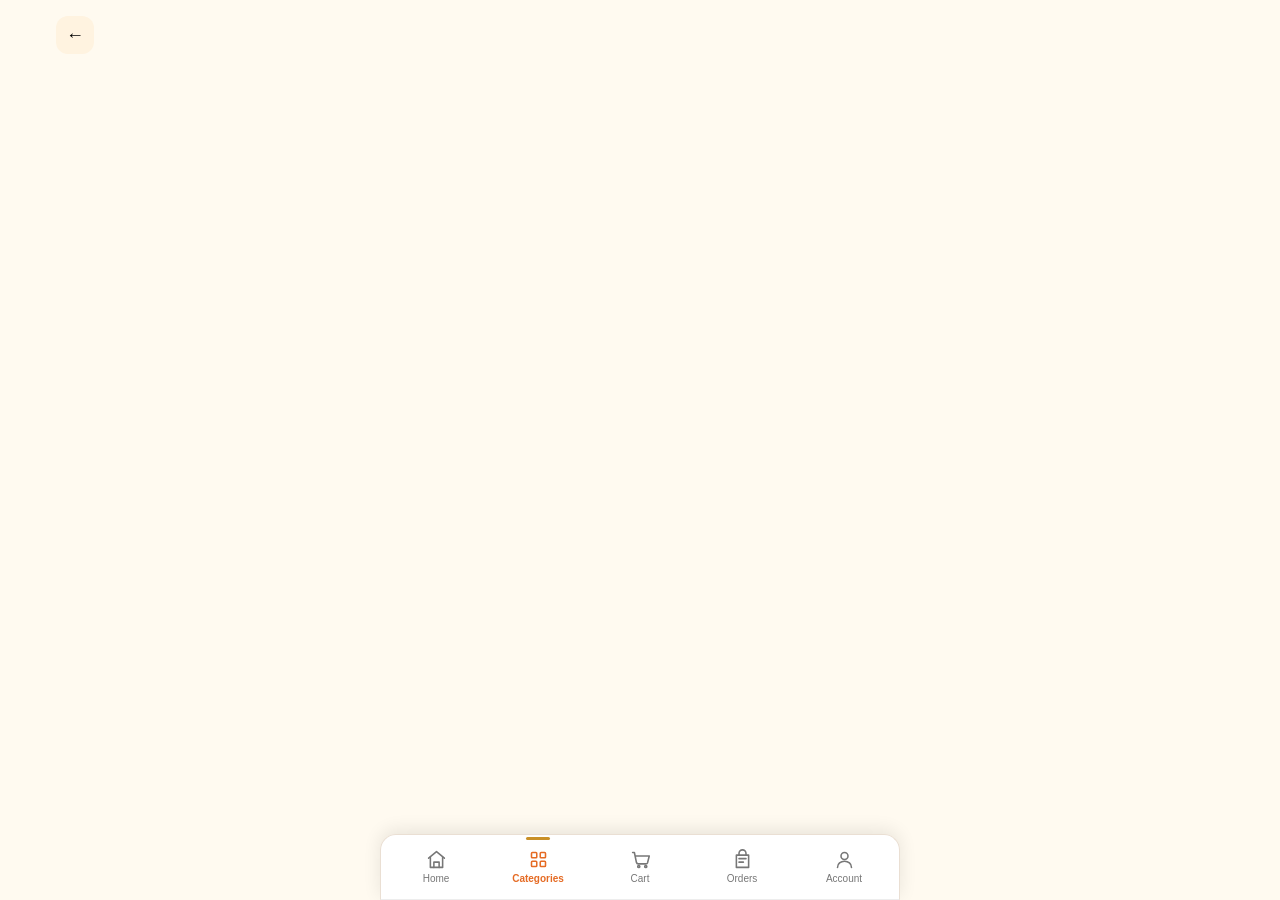
<file: see-all.html>
<!DOCTYPE html>
<html>
<head><meta name="viewport" content="width=device-width, initial-scale=1.0, minimum-scale=1.0, maximum-scale=1.0, user-scalable=no, viewport-fit=cover">
  <title>See All Products</title>
  <link rel="stylesheet" href="style.css">
<script src="api.js"></script>

<style id="maggie-universal-bottom-navigation">
/* Universal fixed navigation: identical on every customer page */
html{scroll-padding-bottom:calc(76px + env(safe-area-inset-bottom)) !important;}
body{padding-bottom:calc(88px + env(safe-area-inset-bottom)) !important;}
.bottom-nav{position:fixed !important;left:0 !important;right:0 !important;bottom:0 !important;top:auto !important;transform:none !important;width:100% !important;max-width:none !important;height:calc(66px + env(safe-area-inset-bottom)) !important;min-height:calc(66px + env(safe-area-inset-bottom)) !important;box-sizing:border-box !important;display:flex !important;flex-direction:row !important;align-items:center !important;justify-content:space-around !important;gap:0 !important;margin:0 !important;padding:5px 4px calc(5px + env(safe-area-inset-bottom)) !important;background:rgba(255,255,255,.98) !important;border-top:1px solid #eadfd3 !important;box-shadow:0 -4px 18px rgba(0,0,0,.09) !important;z-index:2147483000 !important;visibility:visible !important;opacity:1 !important;pointer-events:auto !important;}
.bottom-nav .nav-item{position:static !important;flex:1 1 20% !important;width:20% !important;max-width:20% !important;min-width:0 !important;height:54px !important;min-height:54px !important;margin:0 !important;padding:5px 0 !important;display:flex !important;flex-direction:column !important;align-items:center !important;justify-content:center !important;gap:3px !important;box-sizing:border-box !important;text-decoration:none !important;border:0 !important;border-radius:10px !important;background:transparent !important;color:#777 !important;font-size:11px !important;line-height:1.1 !important;white-space:nowrap !important;transform:none !important;}
.bottom-nav .nav-item svg{display:block !important;width:21px !important;height:21px !important;min-width:21px !important;min-height:21px !important;flex:0 0 21px !important;}
.bottom-nav .nav-item small,.bottom-nav .nav-item span{display:block !important;margin:0 !important;padding:0 !important;font-size:10px !important;line-height:12px !important;font-weight:500 !important;}
.bottom-nav .nav-item.active{color:#e56b24 !important;background:transparent !important;font-weight:700 !important;}
.bottom-nav .nav-item.active small,.bottom-nav .nav-item.active span{font-weight:700 !important;}
@media(min-width:700px){.bottom-nav{left:50% !important;right:auto !important;transform:translateX(-50%) !important;width:min(100%,520px) !important;border-left:1px solid #eadfd3 !important;border-right:1px solid #eadfd3 !important;border-radius:16px 16px 0 0 !important;}}
</style>
<!-- maggie-nav-prefetch -->

<link rel="prefetch" href="index.html" as="document">
<link rel="prefetch" href="categories.html" as="document">
<link rel="prefetch" href="cart.html" as="document">
<link rel="prefetch" href="orders.html" as="document">
<link rel="prefetch" href="account.html" as="document">
</head>
<body>

<div class="page-head">
  <button onclick="history.back()">←</button>
  <h2 id="title">Products</h2>
</div>

<div id="allProducts" class="mini-Grid"></div>

<script src="products.js"></script>
<script>

const params = new URLSearchParams(location.search);
const category = params.get('category');

document.getElementById('title').innerText = category;

function renderAllProducts(){ document.getElementById('allProducts').innerHTML = products.filter(p => p.category === category).map(p => `<div class="mini-card"><img src="${p.image}"><div class="mini-info"><h4>${p.name}</h4><div class="mini-price">₹${p.price}</div></div></div>`).join(''); }
renderAllProducts();
document.addEventListener('maggie:catalog-updated', renderAllProducts);

</script>

<script src="catalog-sync.js"></script>
<nav class="bottom-nav">

<a
  class="nav-item"
  href="index.html"
>
<svg width="20" height="20" viewBox="0 0 24 24" fill="none"
     stroke="currentColor" stroke-width="1.8"
     stroke-linecap="round" stroke-linejoin="round">
  <path d="M3 10.5L12 3l9 7.5"/>
  <path d="M5 9.5V21h14V9.5"/>
  <path d="M9 21v-6h6v6"/>
</svg>
<small>Home</small>
</a>

<a
  class="nav-item"
  href="categories.html"
>
 <svg width="20" height="20" viewBox="0 0 24 24" fill="none"
     stroke="currentColor" stroke-width="1.8"
     stroke-linecap="round" stroke-linejoin="round">
  <rect x="4" y="4" width="6" height="6" rx="1"/>
  <rect x="14" y="4" width="6" height="6" rx="1"/>
  <rect x="4" y="14" width="6" height="6" rx="1"/>
  <rect x="14" y="14" width="6" height="6" rx="1"/>
 </svg>
<small>Categories</small>
</a>

<a
  class="nav-item"
  href="cart.html"
>
<svg width="20" height="20" viewBox="0 0 24 24" fill="none"
     stroke="currentColor" stroke-width="1.8"
     stroke-linecap="round" stroke-linejoin="round">
  <path d="M3 4h2l2.4 11.5a2 2 0 0 0 2 1.5h8.8a2 2 0 0 0 1.9-1.4L22 8H6"/>
  <circle cx="10" cy="20" r="1.2"/>
  <circle cx="18" cy="20" r="1.2"/>
</svg>
<small>Cart</small>
</a>

<a
  class="nav-item"
  href="orders.html"
>
 <svg width="20" height="20" viewBox="0 0 24 24" fill="none"
     stroke="currentColor" stroke-width="1.8"
     stroke-linecap="round" stroke-linejoin="round">
  <path d="M5 7h14v14H5z"/>
  <path d="M8 7V5a4 4 0 0 1 8 0v2"/>
  <path d="M8 11h8"/>
  <path d="M8 15h5"/>
 </svg>
<small>Orders</small>
</a>

<a
  class="nav-item"
  href="account.html"
>
<svg width="20" height="20" viewBox="0 0 24 24" fill="none"
     stroke="currentColor" stroke-width="1.8"
     stroke-linecap="round" stroke-linejoin="round">
  <circle cx="12" cy="8" r="4"/>
  <path d="M4 21c0-4.2 3.6-7 8-7s8 2.8 8 7"/>
</svg>
<small>Account</small>
</a>

</nav>

<script id="maggie-universal-nav-active">
document.addEventListener('DOMContentLoaded',function(){var p=(location.pathname.split('/').pop()||'index.html').toLowerCase();var map={'index.html':'index.html','categories.html':'categories.html','cart.html':'cart.html','orders.html':'orders.html','tracking.html':'orders.html','order-success.html':'orders.html','account.html':'account.html','search.html':'categories.html','see-all.html':'categories.html','product.html':'categories.html','checkout.html':'cart.html','buy.now.html':'cart.html'};var active=map[p]||'';document.querySelectorAll('.bottom-nav .nav-item').forEach(function(a){var href=(a.getAttribute('href')||'').toLowerCase();a.classList.toggle('active',!!active&&href===active);});});
</script>

<style id="maggie-final-identical-navigation">
/* Final shared navigation override: same dimensions and appearance on every page */
:root{--maggie-nav-height:66px;}
.bottom-nav{position:fixed!important;inset:auto 0 0 0!important;top:auto!important;left:0!important;right:0!important;transform:none!important;width:100%!important;max-width:none!important;height:calc(var(--maggie-nav-height) + env(safe-area-inset-bottom))!important;min-height:calc(var(--maggie-nav-height) + env(safe-area-inset-bottom))!important;box-sizing:border-box!important;display:flex!important;flex-direction:row!important;align-items:center!important;justify-content:space-around!important;gap:0!important;margin:0!important;padding:5px 4px calc(5px + env(safe-area-inset-bottom))!important;background:rgba(255,255,255,.98)!important;border-top:1px solid #eadfd3!important;box-shadow:0 -4px 18px rgba(0,0,0,.09)!important;z-index:2147483000!important;visibility:visible!important;opacity:1!important;pointer-events:auto!important;}
.bottom-nav .nav-item{position:static!important;flex:1 1 20%!important;width:20%!important;max-width:20%!important;min-width:0!important;height:54px!important;min-height:54px!important;margin:0!important;padding:5px 0!important;display:flex!important;flex-direction:column!important;align-items:center!important;justify-content:center!important;gap:3px!important;box-sizing:border-box!important;text-decoration:none!important;border:0!important;border-radius:10px!important;background:transparent!important;color:#777!important;font-size:11px!important;line-height:1.1!important;white-space:nowrap!important;transform:none!important;}
.bottom-nav .nav-item svg{display:block!important;width:21px!important;height:21px!important;min-width:21px!important;min-height:21px!important;flex:0 0 21px!important;margin:0!important;}
.bottom-nav .nav-item small,.bottom-nav .nav-item span{display:block!important;margin:0!important;padding:0!important;font-size:10px!important;line-height:12px!important;font-weight:500!important;}
.bottom-nav .nav-item.active{color:#e56b24!important;background:transparent!important;font-weight:700!important;}
.bottom-nav .nav-item.active small,.bottom-nav .nav-item.active span{font-weight:700!important;}
body{padding-bottom:calc(82px + env(safe-area-inset-bottom))!important;}
@media(min-width:700px){.bottom-nav{left:50%!important;right:auto!important;transform:translateX(-50%)!important;width:min(100%,520px)!important;border-left:1px solid #eadfd3!important;border-right:1px solid #eadfd3!important;border-radius:16px 16px 0 0!important;}}
/* Keep navigation transitions smooth when supported; normal navigation remains fallback */
@view-transition{navigation:auto;}
::view-transition-old(root),::view-transition-new(root){animation-duration:160ms;}
</style>
</body>
</html>
</file>
<file: style.css>
*{
  margin:0;
  padding:0;
  box-sizing:border-box;
}

body{
  font-family: Inter, system-ui, sans-serif;
  background: linear-gradient(180deg,#fff8ee 0%,#fff6ea 100%);
  color:#221b16;
}

.container{
  max-width:430px;
  margin:auto;
  padding:18px 18px 110px;
}

/* TOP BAR */
.topbar{
  display:flex;
  align-items:center;
  justify-content:space-between;
  margin-bottom:18px;
}

.menu-btn,
.avatar{
  width:48px;
  height:48px;
  border-radius:50%;
  background:#fff;
  display:flex;
  align-items:center;
  justify-content:center;
  box-shadow:0 8px 20px rgba(0,0,0,.08);
  font-weight:700;
}

.location{
  flex:1;
  margin:0 12px;
}

.location small{
  color:#d08a2f;
  font-size:11px;
  font-weight:800;
  letter-spacing:.08em;
}

.location h3{
  font-size:22px;
  margin-top:2px;
}

.location p{
  color:#8a7b6d;
  font-size:13px;
  margin-top:2px;
}

/* SEARCH */
.search-box{
  background:#fff;
  border-radius:22px;
  padding:14px 16px;
  display:flex;
  align-items:center;
  gap:10px;
  box-shadow:0 10px 24px rgba(0,0,0,.06);
  margin-bottom:22px;
}

.search-box input{
  flex:1;
  border:none;
  outline:none;
  font-size:15px;
  background:transparent;
}

/* HERO */
.hero{
  position:relative;
  border-radius:30px;
  overflow:hidden;
  min-height:290px;
  margin-bottom:22px;
  box-shadow:0 20px 40px rgba(255,178,36,.28);
}

.hero img{
  width:100%;
  height:100%;
  object-fit:cover;
  position:absolute;
  inset:0;
}

.hero::after{
  content:'';
  position:absolute;
  inset:0;
  background:linear-gradient(180deg,rgba(0,0,0,.18),rgba(0,0,0,.60));
}

.hero-content{
  position:relative;
  z-index:2;
  color:#fff;
  padding:22px;
  display:flex;
  flex-direction:column;
  justify-content:flex-end;
  min-height:290px;
}

.badge{
  background:rgba(255,255,255,.18);
  border:1px solid rgba(255,255,255,.35);
  padding:8px 14px;
  border-radius:999px;
  width:max-content;
  font-size:11px;
  font-weight:800;
  backdrop-filter:blur(8px);
}

.hero h1{
  font-size:38px;
  line-height:1.05;
  margin:14px 0 10px;
  font-weight:900;
}

.hero p{
  color:#f6ede4;
  font-size:14px;
}

.hero-bottom{
  margin-top:18px;
  display:flex;
  align-items:center;
  justify-content:space-between;
  gap:12px;
}

.hero-bottom strong{
  font-size:34px;
}

.hero-bottom del{
  color:#f2d7c2;
  margin-left:8px;
}

.hero-bottom button{
  border:none;
  background:linear-gradient(135deg,#ffb224,#ffd84d);
  color:#fff;
  font-weight:900;
  padding:14px 18px;
  border-radius:18px;
  box-shadow:0 12px 24px rgba(255,178,36,.35);
}

/* OFFER */
.offer-card{
  background:linear-gradient(135deg,#ff9f1f,#ffc84d);
  border-radius:28px;
  padding:22px;
  display:flex;
  align-items:center;
  justify-content:space-between;
  margin-bottom:26px;
  box-shadow:0 18px 38px rgba(255,178,36,.24);
}

.offer-card small{
  color:#7a3e00;
  font-weight:800;
  letter-spacing:.08em;
}

.offer-card h2{
  font-size:34px;
  line-height:1;
  margin:8px 0 10px;
  font-weight:900;
}

.offer-card p{
  color:#7a3e00;
  margin-bottom:14px;
}

.offer-card button{
  border:none;
  background:#1f140c;
  color:#fff;
  padding:12px 18px;
  border-radius:16px;
  font-weight:800;
}

.offer-emoji{
  width:84px;
  height:84px;
  border-radius:24px;
  background:rgba(255,255,255,.35);
  display:flex;
  align-items:center;
  justify-content:center;
  font-size:38px;
}

/* SECTION */
.section-head{
  display:flex;
  justify-content:space-between;
  align-items:flex-end;
  margin-bottom:16px;
}

.section-head h2{
  font-size:32px;
  font-weight:900;
}

.section-head a{
  color:#ea8b24;
  text-decoration:none;
  font-weight:800;
}

/* CATEGORIES */
.categories{
  display:grid;
  grid-template-columns:repeat(3,1fr);
  gap:14px;
  margin-bottom:28px;
}

.cat{
  background:linear-gradient(180deg,#fff2bf,#ffe38b);
  border-radius:26px;
  padding:16px 12px;
  text-align:center;
  box-shadow:0 14px 30px rgba(255,201,77,.22);
}

.circle{
  width:72px;
  height:72px;
  border-radius:22px;
  background:#fff7d8;
  margin:auto auto 12px;
  display:flex;
  align-items:center;
  justify-content:center;
  font-size:34px;
}

.cat h4{
  font-size:18px;
  font-weight:800;
}

/* PRODUCTS */
.products{
  display:flex;
  gap:16px;
  overflow-x:auto;
  padding-bottom:6px;
  scroll-snap-type:x mandatory;
}

.products::-webkit-scrollbar{
  display:none;
}

.product-card{
  min-width:208px;
  background:#fff;
  border-radius:28px;
  overflow:hidden;
  box-shadow:0 18px 34px rgba(0,0,0,.08);
  scroll-snap-align:start;
}

.product-img{
  position:relative;
  height:156px;
}

.product-img img{
  width:100%;
  height:100%;
  object-fit:cover;
}

.discount{
  position:absolute;
  top:12px;
  left:12px;
  background:#fff3e4;
  color:#f08b27;
  padding:7px 11px;
  border-radius:999px;
  font-size:11px;
  font-weight:900;
}

.product-body{
  padding:14px;
}

.rating{
  color:#1d9b3a;
  font-weight:900;
  margin-bottom:8px;
}

.product-body h3{
  font-size:20px;
  margin-bottom:6px;
  line-height:1.15;
}

.product-body p{
  color:#8a7b6d;
  font-size:14px;
}

.price-row{
  margin-top:14px;
  display:flex;
  align-items:center;
  justify-content:space-between;
}

.price-row strong{
  font-size:21px;
}

.price-row del{
  color:#b8a998;
  margin-left:6px;
  font-size:14px;
}

.add-btn{
  width:48px;
  height:48px;
  border:none;
  border-radius:18px;
  background:linear-gradient(135deg,#ffb224,#ffd84d);
  color:#fff;
  font-size:24px;
  font-weight:900;
  box-shadow:0 12px 24px rgba(255,178,36,.35);
}



/* MOBILE */
@media(max-width:380px){
  .hero h1{font-size:34px}
  .section-head h2{font-size:28px}
  .categories{grid-template-columns:repeat(2,1fr)}
}

/* PART 2 - Categories */
.big-cat{
  position:relative;
  display:block;
  height:190px;
  border-radius:28px;
  overflow:hidden;
  margin-bottom:18px;
  box-shadow:0 18px 38px rgba(255,178,36,.22);
  text-decoration:none;
}

.big-cat img{
  width:100%;
  height:100%;
  object-fit:cover;
}

.big-overlay{
  position:absolute;
  inset:0;
  background:linear-gradient(180deg,rgba(0,0,0,.12),rgba(0,0,0,.58));
  color:#fff;
  padding:22px;
  display:flex;
  flex-direction:column;
  justify-content:flex-end;
}

.big-overlay h2{
  font-size:30px;
  margin-bottom:6px;
  font-weight:900;
}

.big-overlay p{
  color:#f5ece2;
  font-size:14px;
}

.chip-row{
  display:flex;
  gap:10px;
  overflow-x:auto;
  padding-bottom:6px;
}

.chip-row::-webkit-scrollbar{
  display:none;
}

.filter-chip{
  background:#fff;
  border:1px solid #f2e4d3;
  padding:12px 16px;
  border-radius:999px;
  white-space:nowrap;
  font-weight:700;
  color:#7f756b;
  box-shadow:0 6px 16px rgba(0,0,0,.04);
}

.filter-chip.active{
  background:linear-gradient(135deg,#ffb224,#ffd84d);
  color:#fff;
  border:none;
}

.mini-grid{
  display:grid;
  grid-template-columns:1fr 1fr;
  gap:14px;
}

.mini-card{
  background:#fff;
  border-radius:24px;
  padding:18px;
  box-shadow:0 12px 28px rgba(0,0,0,.06);
}

.product-card{
  text-decoration:none;
  color:#1f1408;
}

.product-card h3{
  color:#1f1408;
  text-decoration:none;
}

.product-card p{
  color:#7a6a58;
}

.product-card:visited{
  color:#1f1408;
}
.product-hero{
  position:relative;
  border-radius:32px;
  overflow:hidden;
  margin-top:12px;
  box-shadow:0 20px 40px rgba(0,0,0,.12);
}
.product-hero img{
  width:100%;
  height:340px;
  object-fit:cover;
  display:block;
}
.hero-badge{
  position:absolute;
  top:18px;
  left:18px;
  background:rgba(255,255,255,.9);
  color:#ff8a00;
  padding:10px 14px;
  border-radius:999px;
  font-weight:700;
  backdrop-filter:blur(10px);
}

.product-info-card{
  background:#fff;
  margin-top:-24px;
  position:relative;
  z-index:2;
  border-radius:28px;
  padding:22px;
  box-shadow:0 10px 30px rgba(0,0,0,.08);
}
.title-row{
  display:flex;
  align-items:flex-start;
  justify-content:space-between;
  gap:14px;
}
.title-row h1{
  margin:0;
  font-size:32px;
  line-height:1.05;
  color:#1f1408;
}
.meta-row{
  display:flex;
  gap:8px;
  flex-wrap:wrap;
  color:#7a6a58;
  margin-top:10px;
  font-weight:600;
}
.wishlist-btn{
  width:48px;
  height:48px;
  border:none;
  border-radius:50%;
  background:#fff6ef;
  font-size:22px;
  color:#ff8a00;
}

.price-line{
  display:flex;
  align-items:center;
  gap:12px;
  margin-top:18px;
  flex-wrap:wrap;
}
.price-main{
  font-size:36px;
  font-weight:900;
  color:#111;
}
.price-old{
  color:#9c8b78;
  text-decoration:line-through;
  font-weight:700;
}
.save-badge{
  background:#fff3e6;
  color:#ff8a00;
  padding:8px 12px;
  border-radius:999px;
  font-weight:800;
}

.desc{
  color:#6f6152;
  line-height:1.7;
  margin-top:16px;
  font-size:15px;
}

.chips{
  display:flex;
  gap:10px;
  flex-wrap:wrap;
  margin-top:18px;
}
.chips span{
  background:#fff7ef;
  color:#5c4b3a;
  padding:10px 14px;
  border-radius:999px;
  font-weight:700;
  font-size:14px;
}

.qty-row{
  display:flex;
  justify-content:space-between;
  align-items:center;
  gap:14px;
  margin-top:22px;
  flex-wrap:wrap;
}
.qty-box{
  display:flex;
  align-items:center;
  gap:16px;
  background:#fff8f2;
  border-radius:18px;
  padding:10px 14px;
}
.qty-box button{
  width:36px;
  height:36px;
  border:none;
  border-radius:12px;
  background:#ffb300;
  color:#fff;
  font-size:22px;
  font-weight:800;
}
.qty-box span{
  min-width:20px;
  text-align:center;
  font-weight:800;
  font-size:18px;
}
.total-box{
  background:#fff8f2;
  border-radius:18px;
  padding:14px 16px;
  color:#5c4b3a;
}
.total-box strong{
  color:#111;
  font-size:20px;
}

.action-row{
  display:flex;
  gap:14px;
  margin-top:24px;
}
.btn{
  flex:1;
  text-align:center;
  padding:16px 18px;
  border-radius:18px;
  font-weight:800;
  text-decoration:none;
}
.btn.primary{
  background:linear-gradient(135deg,#ffb300,#ff8a00);
  color:#fff;
  box-shadow:0 12px 24px rgba(255,166,0,.28);
}
.btn.secondary{
  background:#fff6ef;
  color:#ff8a00;
}
.product-card{
  text-decoration:none;
  color:#1f1408;
  display:block;
}

.product-card h3,
.product-card p,
.product-card strong{
  color:inherit;
  text-decoration:none;
}
.cart-item{
  display:flex;
  gap:14px;
  align-items:center;
  background:#fff;
  border-radius:22px;
  padding:14px;
  margin:14px 0;
  box-shadow:0 10px 24px rgba(0,0,0,.06);
}

.cart-img{
  width:92px;
  height:92px;
  border-radius:18px;
  object-fit:cover;
}

.cart-info{
  flex:1;
}

.cart-info h3{
  margin:0 0 6px;
  color:#1f1408;
}

.cart-info p{
  margin:0 0 6px;
  color:#7a6a58;
}

.remove-btn{
  width:38px;
  height:38px;
  border:none;
  border-radius:12px;
  background:#fff3f0;
  color:#ff5a3c;
  font-size:18px;
  font-weight:700;
}

.cart-summary{
  background:#fff;
  border-radius:24px;
  padding:18px;
  margin-top:18px;
  box-shadow:0 10px 24px rgba(0,0,0,.06);
}

.summary-row{
  display:flex;
  justify-content:space-between;
  margin:10px 0;
  color:#5c4b3a;
}

.summary-row.total{
  font-size:20px;
  font-weight:800;
  color:#111;
  border-top:1px solid #f2e6d8;
  padding-top:14px;
}

.empty-cart{
  text-align:center;
  padding:64px 20px;
  color:#6f6152;
}
.checkout-btn{
  display:block;
  width:100%;
  margin-top:16px;
  margin-bottom:110px;
  text-align:center;
}

.cart-summary{
  background:#fff;
  border-radius:24px;
  padding:18px;
  margin-top:18px;
  box-shadow:0 10px 24px rgba(0,0,0,.06);
}
.cart-card{
  display:flex;
  gap:14px;
  background:#fff;
  padding:14px;
  border-radius:22px;
  margin-bottom:16px;
  box-shadow:0 10px 30px rgba(0,0,0,.08);
}

.cart-card img{
  width:90px;
  height:90px;
  border-radius:16px;
  object-fit:cover;
}

.cart-info{
  flex:1;
}

.cart-info h3{
  margin:0 0 6px;
  font-size:18px;
}

.cart-info p{
  margin:0 0 10px;
  color:#6b5b4d;
}

.cart-info button{
  background:#ffcc29;
  border:none;
  padding:8px 14px;
  border-radius:12px;
  font-weight:700;
}

.cart-footer{
  position:sticky;
  bottom:90px;
  background:#fff;
  padding:18px;
  border-radius:24px;
  box-shadow:0 10px 30px rgba(0,0,0,.12);
}

.checkout-btn{
  width:100%;
  margin-top:12px;
  background:#111;
  color:#fff;
  border:none;
  padding:16px;
  border-radius:16px;
  font-size:16px;
  font-weight:700;
}
/* PREMIUM TOAST */

.toast{
  position:fixed;
  bottom:110px;
  left:50%;
  transform:translateX(-50%) translateY(20px);
  background:#1f1408;
  color:#fff;
  padding:14px 18px;
  border-radius:16px;
  font-weight:600;
  font-size:14px;
  opacity:0;
  transition:.3s ease;
  z-index:9999;
  box-shadow:0 12px 30px rgba(0,0,0,.25);
}

.toast.show{
  opacity:1;
  transform:translateX(-50%) translateY(0);
}

/* CART BADGE */

.cart-count{
  position:absolute;
  top:-6px;
  right:-10px;
  background:#ffb703;
  color:#1f1408;
  min-width:18px;
  height:18px;
  padding:0 5px;
  border-radius:999px;
  font-size:11px;
  font-weight:800;
  display:flex;
  align-items:center;
  justify-content:center;
  box-shadow:0 4px 10px rgba(255,183,3,.35);
}
.cart-item{
  display:flex;
  gap:14px;
  align-items:center;
  background:#fff;
  border-radius:24px;
  padding:14px;
  margin:14px 0;
  box-shadow:0 10px 24px rgba(0,0,0,.06);
}

.cart-img{
  width:88px;
  height:88px;
  border-radius:18px;
  object-fit:cover;
}

.cart-info{
  flex:1;
}

.cart-info h3{
  margin:0 0 6px;
  color:#1f1408;
  font-size:18px;
}

.cart-info p{
  margin:0 0 10px;
  color:#8b6b3f;
  font-weight:700;
}

.qty-box{
  display:flex;
  align-items:center;
  gap:10px;
}

.qty-box button{
  width:32px;
  height:32px;
  border:none;
  border-radius:10px;
  background:#ffcc2f;
  color:#1f1408;
  font-size:18px;
  font-weight:800;
}

.qty-box span{
  min-width:20px;
  text-align:center;
  font-weight:800;
}

.item-total{
  font-weight:800;
  color:#1f1408;
  font-size:16px;
}

.empty-cart{
  text-align:center;
  padding:70px 20px;
  color:#6f6152;
}

.checkout-btn{
  display:block;
  width:100%;
  margin-top:16px;
  margin-bottom:110px;
  text-align:center;
}
.cart-item{
  display:flex;
  gap:14px;
  align-items:center;
  background:#fff;
  border-radius:24px;
  padding:14px;
  margin:14px 0;
  box-shadow:0 10px 24px rgba(0,0,0,.06);
}

.cart-img{
  width:88px;
  height:88px;
  border-radius:18px;
  object-fit:cover;
}

.cart-info{
  flex:1;
}

.cart-info h3{
  margin:0 0 6px;
  color:#1f1408;
  font-size:18px;
}

.cart-info p{
  margin:0 0 10px;
  color:#8b6b3f;
  font-weight:700;
}

.qty-box{
  display:flex;
  align-items:center;
  gap:10px;
}

.qty-box button{
  width:32px;
  height:32px;
  border:none;
  border-radius:10px;
  background:#ffcc2f;
  color:#1f1408;
  font-size:18px;
  font-weight:800;
}

.qty-box span{
  min-width:20px;
  text-align:center;
  font-weight:800;
}

.item-total{
  font-weight:800;
  color:#1f1408;
  font-size:16px;
}

.empty-cart{
  text-align:center;
  padding:70px 20px;
  color:#6f6152;
}

.checkout-btn{
  display:block;
  width:100%;
  margin-top:16px;
  margin-bottom:110px;
  text-align:center;
}
.product-link{
  text-decoration:none;
  color:inherit;
  display:block;
}

.product-link h3,
.product-link p,
.product-link strong{
  color:inherit;
  text-decoration:none;
}
.toast{
  position:fixed;
  bottom:105px;
  left:50%;
  transform:translateX(-50%) translateY(20px);
  background:#1f1408;
  color:#fff;
  width:min(92vw,360px);
  padding:14px 16px;
  border-radius:18px;
  opacity:0;
  transition:.28s ease;
  z-index:9999;
  box-shadow:0 14px 34px rgba(0,0,0,.28);
}

.toast.show{
  opacity:1;
  transform:translateX(-50%) translateY(0);
}

.toast-content{
  display:flex;
  align-items:center;
  justify-content:space-between;
  gap:12px;
}

.toast-sub{
  font-size:12px;
  opacity:.8;
  margin-top:2px;
}

.toast-btn{
  background:#ffcc2f;
  color:#1f1408;
  text-decoration:none;
  padding:10px 14px;
  border-radius:12px;
  font-weight:800;
  font-size:13px;
  white-space:nowrap;
}
.cart-icon-wrap{
  position:relative;
  display:inline-flex;
  align-items:center;
  justify-content:center;
}

.cart-count{
  position:absolute;
  top:-8px;
  right:-12px;
  min-width:18px;
  height:18px;
  padding:0 5px;
  border-radius:999px;
  background:#ffb703;
  color:#1f1408;
  font-size:11px;
  font-weight:800;
  display:none;
  align-items:center;
  justify-content:center;
  box-shadow:0 4px 10px rgba(255,183,3,.35);
}
.checkout-card{
  background:#fff;
  border-radius:24px;
  padding:18px;
  margin:16px 0;
  box-shadow:0 10px 24px rgba(0,0,0,.06);
}

.checkout-card h3{
  margin:0 0 16px;
  color:#1f1408;
}

.checkout-card input,
.checkout-card textarea{
  width:100%;
  padding:14px;
  border:1px solid #f1e5d6;
  border-radius:16px;
  margin-bottom:12px;
  font-size:15px;
  background:#fffdf9;
  box-sizing:border-box;
}

.checkout-card textarea{
  min-height:90px;
  resize:none;
}

.pay-option{
  display:flex;
  align-items:center;
  gap:12px;
  padding:14px;
  border:1px solid #f1e5d6;
  border-radius:18px;
  margin-bottom:12px;
  background:#fffdf9;
}

.pay-option.active{
  border-color:#ffb703;
  background:#fff8df;
}

.order-item{
  display:flex;
  align-items:center;
  gap:12px;
  margin-bottom:14px;
}

.order-item img{
  width:56px;
  height:56px;
  border-radius:14px;
  object-fit:cover;
}

.order-info{
  flex:1;
}

.order-info h4{
  margin:0 0 4px;
  color:#1f1408;
}

.order-info p{
  margin:0;
  color:#7a6a58;
}

.place-order-btn{
  width:100%;
  margin-top:18px;
  margin-bottom:110px;
  font-size:17px;
  font-weight:800;
}
.success-page{
  min-height:100vh;
  display:flex;
  flex-direction:column;
  align-items:center;
  justify-content:center;
  text-align:center;
  padding:24px;
  background:linear-gradient(180deg,#fff8ec,#ffffff);
}

.success-icon{
  width:96px;
  height:96px;
  border-radius:50%;
  background:#22c55e;
  color:#fff;
  display:flex;
  align-items:center;
  justify-content:center;
  font-size:48px;
  font-weight:900;
  margin-bottom:24px;
  box-shadow:0 16px 32px rgba(34,197,94,.28);
}

.success-page h1{
  margin:0 0 10px;
  color:#1f1408;
}

.success-page p{
  color:#6f6152;
  margin-bottom:24px;
}

.success-card{
  background:#fff;
  border-radius:24px;
  padding:20px;
  width:min(92vw,360px);
  margin-bottom:24px;
  box-shadow:0 10px 24px rgba(0,0,0,.06);
}

.success-card small{
  color:#8b6b3f;
  letter-spacing:1px;
}

.success-card h2{
  margin:10px 0 0;
  color:#1f1408;
}
.order-card{
  background:#fff;
  border-radius:24px;
  padding:18px;
  margin:16px 0;
  box-shadow:0 10px 24px rgba(0,0,0,.06);
}

.order-head{
  display:flex;
  justify-content:space-between;
  align-items:flex-start;
  margin-bottom:14px;
}

.order-head h3{
  margin:0 0 4px;
  color:#1f1408;
}

.order-head p{
  margin:0;
  color:#7a6a58;
  font-size:13px;
}

.status{
  padding:8px 12px;
  border-radius:999px;
  font-size:12px;
  font-weight:800;
}

.preparing{
  background:#fff3cd;
  color:#9a6700;
}

.order-items-preview{
  display:flex;
  gap:10px;
  margin-bottom:14px;
}

.order-items-preview img{
  width:52px;
  height:52px;
  border-radius:14px;
  object-fit:cover;
}
.tracking-hero{
  background:linear-gradient(135deg,#fff7e8,#ffffff);
  border-radius:28px;
  padding:24px;
  text-align:center;
  margin:18px 0;
  box-shadow:0 10px 24px rgba(0,0,0,.06);
}

.eta-circle{
  width:110px;
  height:110px;
  margin:0 auto 18px;
  border-radius:50%;
  background:#fff;
  display:flex;
  flex-direction:column;
  align-items:center;
  justify-content:center;
  box-shadow:0 12px 30px rgba(255,183,3,.25);
  border:3px solid #ffcc2f;
}

.eta-circle span{
  font-size:34px;
  font-weight:900;
  color:#1f1408;
  line-height:1;
}

.eta-circle small{
  color:#8b6b3f;
  font-weight:700;
}

.progress-track{
  width:100%;
  height:10px;
  background:#f2e6d8;
  border-radius:999px;
  overflow:hidden;
  margin-top:18px;
}

.progress-fill{
  width:25%;
  height:100%;
  background:linear-gradient(90deg,#ffcc2f,#ff9f1c);
  border-radius:999px;
  transition:width .6s ease;
}

.tracking-card{
  background:#fff;
  border-radius:24px;
  padding:18px;
  margin:16px 0;
  box-shadow:0 10px 24px rgba(0,0,0,.06);
}

.timeline{
  position:relative;
}

.timeline::before{
  content:'';
  position:absolute;
  left:18px;
  top:10px;
  bottom:10px;
  width:2px;
  background:#f1e5d6;
}

.step{
  position:relative;
  display:flex;
  gap:14px;
  margin-bottom:22px;
  opacity:.55;
  transition:.3s ease;
}

.step.active{
  opacity:1;
}

.dot{
  width:38px;
  height:38px;
  border-radius:50%;
  background:#f3f4f6;
  display:flex;
  align-items:center;
  justify-content:center;
  z-index:1;
  font-size:18px;
}

.step.active .dot{
  background:#ffcc2f;
  color:#1f1408;
  box-shadow:0 8px 18px rgba(255,183,3,.35);
}

.step-content h4{
  margin:0 0 4px;
  color:#1f1408;
}

.step-content p{
  margin:0 0 4px;
  color:#6f6152;
}

.step-content small{
  color:#a18c74;
}

.rider-info{
  display:flex;
  align-items:center;
  gap:14px;
  margin-bottom:16px;
}

.rider-avatar{
  width:58px;
  height:58px;
  border-radius:50%;
  object-fit:cover;
}

.rider-actions{
  display:flex;
  gap:12px;
}

.action-btn{
  flex:1;
  text-align:center;
  padding:12px;
  border-radius:16px;
  background:#fff8df;
  color:#1f1408;
  text-decoration:none;
  font-weight:700;
}

.fake-map{
  position:relative;
  height:180px;
  border-radius:22px;
  background:linear-gradient(180deg,#f8fafc,#eef2f7);
  overflow:hidden;
}

.map-road{
  position:absolute;
  left:10%;
  right:10%;
  top:50%;
  height:6px;
  background:#cbd5e1;
  border-radius:999px;
  transform:translateY(-50%);
}

.map-store,
.map-home,
.map-rider{
  position:absolute;
  top:50%;
  transform:translate(-50%,-50%);
  font-size:28px;
}

.map-store{ left:14%; }
.map-home{ left:86%; }

.map-rider{
  left:22%;
  transition:left .8s ease;
}

.map-labels{
  display:flex;
  justify-content:space-between;
  margin-top:10px;
  color:#6f6152;
  font-size:13px;
}
.nav-item{
  transition:all .2s ease;
  -webkit-tap-highlight-color: transparent;
}

.nav-item:active{
  transform:scale(.95);
}

.nav-item.active{
  pointer-events:none;
}


.cart-icon-wrap{
  position:relative;
  display:inline-flex;
  align-items:center;
  justify-content:center;
}

.cart-count{
  position:absolute;
  top:-8px;
  right:-12px;
  min-width:18px;
  height:18px;
  padding:0 5px;
  border-radius:999px;
  background:#ffb703;
  color:#1f1408;
  font-size:11px;
  font-weight:800;
  display:none;
  align-items:center;
  justify-content:center;
  box-shadow:0 4px 10px rgba(255,183,3,.35);
}
.success-actions{
  width:100%;
  display:flex;
  flex-direction:column;
  gap:14px;
  margin-top:24px;
}

.success-actions .btn{
  width:100%;
  text-align:center;
  padding:16px;
  border-radius:18px;
  font-size:16px;
  font-weight:800;
  text-decoration:none;
  box-sizing:border-box;
  transition:all .2s ease;
}

.success-actions .btn:active{
  transform:scale(.98);
}

.success-actions .primary{
  background:linear-gradient(135deg,#ffb703,#ff8c00);
  color:#1f1408;
  box-shadow:0 12px 24px rgba(255,183,3,.28);
}

.success-actions .secondary{
  background:#ffffff;
  color:#1f1408;
  border:1px solid #f1e5d6;
}
.buy-now-btn{
  width:100%;
  margin-top:14px;
  padding:16px;
  border:none;
  border-radius:18px;
  background:linear-gradient(135deg,#1f1408,#3b2a17);
  color:#fff;
  font-size:16px;
  font-weight:800;
  cursor:pointer;
  box-shadow:0 12px 24px rgba(0,0,0,.18);
  transition:all .2s ease;
}

.buy-now-btn:active{
  transform:scale(.98);
}
/* ===== SEARCH PAGE 2027 ===== */

.search-page{
  padding:18px 18px 110px;
  background:#fffaf4;
  min-height:100vh;
}

.search-header{
  display:flex;
  align-items:center;
  gap:12px;
  margin-bottom:18px;
}

.back-btn{
  width:42px;
  height:42px;
  border-radius:14px;
  background:#fff;
  display:flex;
  align-items:center;
  justify-content:center;
  text-decoration:none;
  color:#1f1408;
  font-size:22px;
  box-shadow:0 6px 16px rgba(0,0,0,.08);
}

.search-box-wrap{
  flex:1;
  display:flex;
  align-items:center;
  background:#fff;
  border-radius:18px;
  padding:6px 6px 6px 16px;
  box-shadow:0 10px 24px rgba(0,0,0,.08);
}

.search-box-wrap input{
  flex:1;
  border:none;
  outline:none;
  font-size:15px;
  background:transparent;
}

.voice-btn{
  width:42px;
  height:42px;
  border:none;
  border-radius:14px;
  background:linear-gradient(135deg,#ffb703,#ff8c00);
  color:#1f1408;
  font-size:18px;
}

.chips-row{
  display:flex;
  gap:10px;
  overflow:auto;
  padding-bottom:6px;
  margin-bottom:18px;
}

.chip{
  border:none;
  background:#fff;
  padding:10px 16px;
  border-radius:999px;
  font-weight:700;
  color:#8b6b3f;
  box-shadow:0 6px 16px rgba(0,0,0,.06);
  white-space:nowrap;
}

.chip.active{
  background:#1f1408;
  color:#fff;
}

.recent-box{
  background:#fff;
  border-radius:22px;
  padding:18px;
  box-shadow:0 10px 24px rgba(0,0,0,.06);
  margin-bottom:18px;
}

.recent-head{
  display:flex;
  justify-content:space-between;
  align-items:center;
  margin-bottom:12px;
}

.recent-head h3{
  margin:0;
  color:#1f1408;
}

.recent-head button{
  border:none;
  background:none;
  color:#ff8c00;
  font-weight:700;
}

.recent-item{
  display:flex;
  align-items:center;
  gap:12px;
  padding:12px 0;
  border-bottom:1px solid #f4ede3;
  cursor:pointer;
}

.recent-item:last-child{
  border-bottom:none;
}

.search-results{
  display:grid;
  gap:16px;
}

.search-card{
  background:#fff;
  border-radius:24px;
  overflow:hidden;
  box-shadow:0 14px 30px rgba(0,0,0,.08);
  text-decoration:none;
  color:#1f1408;
}

.search-card img{
  width:100%;
  height:180px;
  object-fit:cover;
}

.search-card .body{
  padding:16px;
}

.search-card h3{
  margin:0 0 6px;
}

.search-card p{
  margin:0 0 12px;
  color:#7b6a58;
  font-size:14px;
}

.search-card .row{
  display:flex;
  justify-content:space-between;
  align-items:center;
}

.search-card .price{
  font-weight:800;
  font-size:18px;
}

.search-card .tag{
  background:#fff3d6;
  color:#a86600;
  padding:6px 10px;
  border-radius:999px;
  font-size:12px;
  font-weight:700;
}

.empty-search{
  text-align:center;
  padding:70px 20px;
}

.empty-search.hidden{
  display:none;
}

.empty-emoji{
  font-size:64px;
  margin-bottom:14px;
}
/* ===== ACCOUNT PAGE 2027 ===== */

.account-page{
  padding:18px 18px 110px;
  background:#fffaf4;
  min-height:100vh;
}

.profile-card{
  background:linear-gradient(135deg,#1f1408,#3b2a17);
  color:#fff;
  border-radius:28px;
  padding:28px 22px;
  text-align:center;
  box-shadow:0 20px 40px rgba(31,20,8,.25);
}

.profile-avatar{
  width:84px;
  height:84px;
  border-radius:24px;
  background:rgba(255,255,255,.16);
  display:flex;
  align-items:center;
  justify-content:center;
  font-size:40px;
  margin:0 auto 14px;
  backdrop-filter:blur(10px);
}

.profile-card h2{
  margin:0 0 6px;
}

.profile-card p{
  margin:0 0 12px;
  color:#f5e7d6;
}

.verified-badge{
  display:inline-block;
  background:#ffb703;
  color:#1f1408;
  padding:8px 14px;
  border-radius:999px;
  font-weight:800;
  font-size:13px;
}

.section-title{
  margin:26px 6px 12px;
  font-size:14px;
  font-weight:800;
  color:#8b6b3f;
  text-transform:uppercase;
  letter-spacing:.08em;
}

.setting-card{
  background:#fff;
  border-radius:22px;
  padding:16px;
  display:flex;
  align-items:center;
  justify-content:space-between;
  box-shadow:0 10px 24px rgba(0,0,0,.06);
  margin-bottom:12px;
  text-decoration:none;
  color:#1f1408;
}

.link-card{
  cursor:pointer;
}

.setting-left{
  display:flex;
  align-items:center;
  gap:14px;
}

.setting-icon{
  width:48px;
  height:48px;
  border-radius:16px;
  background:#fff3d6;
  display:flex;
  align-items:center;
  justify-content:center;
  font-size:22px;
  flex-shrink:0;
}

.setting-left strong{
  display:block;
  margin-bottom:4px;
}

.setting-left p{
  margin:0;
  color:#7b6a58;
  font-size:13px;
}

.switch{
  position:relative;
  width:52px;
  height:30px;
}

.switch input{
  display:none;
}

.slider{
  position:absolute;
  inset:0;
  background:#e7ddd0;
  border-radius:999px;
}

.slider::before{
  content:'';
  position:absolute;
  width:24px;
  height:24px;
  border-radius:50%;
  background:#fff;
  top:3px;
  left:3px;
  box-shadow:0 2px 6px rgba(0,0,0,.2);
}

.logout-btn{
  width:100%;
  margin-top:18px;
  border:none;
  border-radius:22px;
  padding:16px;
  background:#fff;
  color:#e11d48;
  font-size:16px;
  font-weight:800;
  box-shadow:0 10px 24px rgba(0,0,0,.06);
}
/* ===== PREMIUM MODAL ===== */

.modal{
  position:fixed;
  inset:0;
  background:rgba(0,0,0,.45);
  display:none;
  align-items:center;
  justify-content:center;
  z-index:9999;
}

.modal.show{
  display:flex;
}

.modal-box{
  width:88%;
  max-width:360px;
  background:#fff;
  border-radius:24px;
  padding:22px;
  box-shadow:0 20px 50px rgba(0,0,0,.25);
}

.modal-box h3{
  margin:0 0 18px;
  font-size:20px;
}

.modal-box input{
  width:100%;
  border:none;
  border-bottom:2px solid #ffb703;
  padding:14px 2px;
  font-size:16px;
  outline:none;
  background:transparent;
}

.modal-actions{
  display:flex;
  justify-content:flex-end;
  gap:12px;
  margin-top:24px;
}

.cancel-btn,
.save-btn{
  border:none;
  border-radius:14px;
  padding:12px 18px;
  font-weight:700;
  cursor:pointer;
}

.cancel-btn{
  background:#f3f4f6;
}

.save-btn{
  background:#ff8c00;
  color:#fff;
}

.dark-theme .modal-box{
  background:#171a21;
  color:#fff;
}

.dark-theme .modal-box input{
  color:#fff;
  border-bottom-color:#ffb703;
}
/* =========================================
   ULTRA SMOOTH 60FPS PERFORMANCE PATCH
   ========================================= */

/* GPU acceleration */
*{
  -webkit-tap-highlight-color: transparent;
  box-sizing:border-box;
}

html{
  scroll-behavior:smooth;
}

body{
  margin:0;
  touch-action:manipulation;
  -webkit-font-smoothing:antialiased;
  text-rendering:optimizeLegibility;
  overscroll-behavior:none;
  overflow-x:hidden;
}

/* Smooth cards */
.card,
.setting-card,
.product-card,
.search-card,
.order-card,
.category-card,
.address-card,
.profile-card,
.bottom-nav{
  transform:translateZ(0);
  backface-visibility:hidden;
  will-change:transform;
}

/* Fast touch */
a,
button,
.nav-item,
.add-btn,
.buy-now-btn,
.setting-card,
.product-card{
  cursor:pointer;
  user-select:none;
  -webkit-user-select:none;
  touch-action:manipulation;
  transition:transform .12s ease, opacity .12s ease;
}

a:active,
button:active,
.nav-item:active,
.setting-card:active,
.product-card:active{
  transform:scale(.98);
}

/* Navigation always responsive */
.bottom-nav{
  position:fixed;
  left:0;
  right:0;
  bottom:0;
  z-index:99999;
  pointer-events:auto;
  contain:layout paint style;
}

/* Prevent invisible layer bug */
.modal{
  pointer-events:none;
}

.modal.show{
  pointer-events:auto;
}

/* Smooth scrolling areas */
.search-results,
.order-list,
.cart-items,
.account-page{
  contain:layout paint;
}

/* Optimize images */
img{
  max-width:100%;
  display:block;
  transform:translateZ(0);
}

/* Reduce heavy shadows */
.product-card,
.search-card,
.setting-card,
.order-card{
  box-shadow:0 8px 20px rgba(0,0,0,.08);
}

/* Prevent repaint storms */
.hidden{
  display:none !important;
}
.account-card{
  background:#fff;
  border-radius:24px;
  padding:18px;
  margin:14px 0;
  display:flex;
  align-items:center;
  justify-content:space-between;
  box-shadow:0 10px 24px rgba(31,20,8,.08);
}

.card-left{
  display:flex;
  align-items:center;
  gap:16px;
}

.card-icon{
  width:58px;
  height:58px;
  border-radius:18px;
  background:#fff4d6;
  display:flex;
  align-items:center;
  justify-content:center;
  font-size:28px;
}

.account-card h3{
  margin:0;
  font-size:19px;
  font-weight:700;
  color:#1f1408;
}

.account-card p{
  margin:6px 0 0;
  font-size:15px;
  color:#6b7280;
}

.card-arrow{
  font-size:28px;
  color:#1f1408;
}
/* ===== Change Mobile Number Premium Card ===== */

.account-card{
  background:#ffffff;
  border-radius:24px;
  padding:18px;
  margin:14px 0;
  display:flex;
  align-items:center;
  justify-content:space-between;
  box-shadow:0 10px 24px rgba(31,20,8,.08);
  transition:all .2s ease;
  cursor:pointer;
}

.account-card:active{
  transform:scale(.98);
}

.card-left{
  display:flex;
  align-items:center;
  gap:16px;
}

.card-icon{
  width:58px;
  height:58px;
  border-radius:18px;
  background:#fff4d6;
  display:flex;
  align-items:center;
  justify-content:center;
  font-size:28px;
  flex-shrink:0;
}

.account-card h3{
  margin:0;
  font-size:19px;
  font-weight:700;
  color:#1f1408;
}

.account-card p{
  margin:6px 0 0;
  font-size:15px;
  color:#6b7280;
}

.card-arrow{
  font-size:28px;
  color:#1f1408;
  font-weight:700;
}

/* Hover effect (browser) */
.account-card:hover{
  box-shadow:0 14px 32px rgba(31,20,8,.12);
}

/* Dark mode support */
.dark .account-card{
  background:#171a21;
  box-shadow:none;
}

.dark .account-card h3{
  color:#ffffff;
}

.dark .account-card p{
  color:#a1a1aa;
}

.dark .card-arrow{
  color:#ffffff;
}

.dark .card-icon{
  background:#2a2f3a;
}

.card{
  background:#ffffff;
  border-radius:24px;
  padding:18px;
  margin:14px 0;
  display:flex;
  align-items:center;
  justify-content:space-between;
  box-shadow:0 10px 24px rgba(31,20,8,.08);
  transition:transform .15s ease;
}

.card:active{
  transform:scale(.98);
}

.left{
  display:flex;
  align-items:center;
  gap:16px;
}

.icon{
  width:58px;
  height:58px;
  border-radius:18px;
  background:#fff4d6;
  display:flex;
  align-items:center;
  justify-content:center;
  font-size:28px;
}

.card strong{
  display:block;
  font-size:19px;
  font-weight:700;
  color:#1f1408;
}

.card p{
  margin-top:6px;
  font-size:15px;
  color:#6b7280;
}

/* Dark mode support */

.dark .card{
  background:#171a21;
  box-shadow:none;
}

.dark .card strong{
  color:#ffffff;
}

.dark .card p{
  color:#a1a1aa;
}

.dark .icon{
  background:#2a2f3a;
}


/* Dark mode */

.dark .bottom-nav{
  background:rgba(23,26,33,.95);
  box-shadow:none;
}

.dark .nav-item{
  color:#a1a1aa;
}

.dark .nav-item.active{
  color:#ffb703;
}
.products-grid{
  display:grid;
  grid-template-columns:repeat(2,1fr);
  gap:16px;
  padding:16px;
}

.product-card{
  background:#fff;
  border-radius:22px;
  overflow:hidden;
  box-shadow:0 10px 24px rgba(0,0,0,.08);
}

.product-img{
  width:100%;
  height:140px;
  object-fit:cover;
}

.product-info{
  padding:14px;
}

.product-info h3{
  margin:0 0 6px;
  font-size:16px;
}

.product-info p{
  margin:0 0 12px;
  font-size:13px;
  color:#666;
  line-height:1.4;
}

.price-row{
  display:flex;
  align-items:center;
  justify-content:space-between;
}

.price{
  font-weight:700;
  color:#111;
}

.price-row button{
  background:#ff8c00;
  color:#fff;
  border:none;
  padding:8px 14px;
  border-radius:12px;
  font-weight:700;
}
.home-section{
  padding:18px 16px;
}

.section-head{
  display:flex;
  justify-content:space-between;
  align-items:center;
  margin-bottom:14px;
}

.section-head h2{
  margin:0;
  font-size:24px;
  color:#1f1408;
}

.section-head a{
  color:#ff9800;
  text-decoration:none;
  font-weight:700;
}

.slider-row{
  display:flex;
  gap:14px;
  overflow-x:auto;
  padding-bottom:8px;
  scroll-snap-type:x mandatory;
}

.slider-row::-webkit-scrollbar{
  display:none;
}

.trend-card{
  min-width:260px;
  background:#fff;
  border-radius:26px;
  overflow:hidden;
  box-shadow:0 10px 24px rgba(0,0,0,.08);
  scroll-snap-align:start;
}

.trend-card img{
  width:100%;
  height:170px;
  object-fit:cover;
}

.trend-info{
  padding:14px;
}

.trend-info h3{
  margin:6px 0;
  font-size:18px;
}

.rating{
  color:#16a34a;
  font-weight:700;
}

.mini-grid{
  display:grid;
  grid-template-columns:repeat(2,1fr);
  gap:14px;
}

.mini-card{
  background:#fff;
  border-radius:22px;
  overflow:hidden;
  box-shadow:0 8px 20px rgba(0,0,0,.06);
}

.mini-card img{
  width:100%;
  height:130px;
  object-fit:cover;
}

.mini-info{
  padding:12px;
}

.mini-info h4{
  margin:0 0 6px;
  font-size:15px;
}

.mini-price{
  font-weight:800;
  color:#111;
}

.mini-btn{
  background:#ff9800;
  color:#fff;
  border:none;
  padding:8px 12px;
  border-radius:12px;
  font-weight:700;
}
.page-head{
  display:flex;
  align-items:center;
  gap:12px;
  padding:16px;
}

.page-head button{
  width:38px;
  height:38px;
  border:none;
  border-radius:12px;
  background:#fff3e0;
  font-size:18px;
}

.main-btn{
  width:100%;
  padding:14px;
  border:none;
  border-radius:16px;
  background:#ff9800;
  color:#fff;
  font-size:16px;
  font-weight:700;
  margin-top:12px;
}

.main-btn.buy{
  background:#111827;
}
.mini-desc{
  margin:6px 0 0;
  font-size:12px;
  line-height:1.45;
  color:#6b7280;
  min-height:34px;
  display:-webkit-box;
  -webkit-line-clamp:2;
  -webkit-box-orient:vertical;
  overflow:hidden;
}
.slider-row{
  display:flex;
  gap:16px;
  overflow-x:auto;
  scroll-snap-type:x mandatory;
  padding:4px 2px 10px;
  -webkit-overflow-scrolling:touch;
  scrollbar-width:none;
}

.slider-row::-webkit-scrollbar{
  display:none;
}

.slider-row .mini-card{
  min-width:320px;
  max-width:320px;
  background:#fff;
  border-radius:28px;
  overflow:hidden;
  box-shadow:0 14px 32px rgba(0,0,0,.10);
  flex-shrink:0;
  padding:0;              /* white gap hata diya */
}

.slider-row .mini-card img{
  width:100%;
  height:220px;
  object-fit:cover;
  display:block;
  margin:0;               /* side gap hata diya */
  border-radius:0;        /* square image hata diya */
}

.slider-row .mini-info{
  padding:16px 18px 18px;
}

.slider-row .mini-info h4{
  font-size:18px;
  line-height:1.3;
  margin:0 0 8px;
  color:#1f1408;
}

.slider-row .mini-desc{
  font-size:13px;
  line-height:1.5;
  color:#6b7280;
  min-height:40px;
  margin:0 0 12px;
  display:-webkit-box;
  -webkit-line-clamp:2;
  -webkit-box-orient:vertical;
  overflow:hidden;
}

.slider-row .mini-price{
  font-size:18px;
  font-weight:700;
  color:#111827;
}

.slider-row .mini-btn{
  width:42px;
  height:42px;
  border:none;
  border-radius:14px;
  background:#ff9800;
  color:#fff;
  font-size:22px;
  font-weight:700;
  box-shadow:0 6px 14px rgba(255,152,0,.35);
}
.search-wrap{
  padding:18px;
  background:#fffaf4;
  min-height:100vh;
}

.search-box{
  display:flex;
  align-items:center;
  background:#fff;
  border-radius:22px;
  padding:6px;
  box-shadow:0 8px 22px rgba(0,0,0,.08);
  margin-bottom:18px;
}

.search-box input{
  flex:1;
  border:none;
  outline:none;
  padding:14px 16px;
  font-size:16px;
  background:transparent;
}

.search-box button{
  width:42px;
  height:42px;
  border:none;
  border-radius:14px;
  background:#ff9800;
  color:#fff;
  font-size:18px;
}

.title-row{
  display:flex;
  justify-content:space-between;
  align-items:center;
  margin-bottom:12px;
}

.title-row h3{
  margin:0;
  font-size:18px;
  color:#1f1408;
}

.title-row button{
  border:none;
  background:none;
  color:#ff9800;
  font-weight:600;
}

.recent-list{
  display:flex;
  gap:10px;
  overflow-x:auto;
  padding-bottom:8px;
  margin-bottom:20px;
  scrollbar-width:none;
}

.recent-list::-webkit-scrollbar{
  display:none;
}

.recent-chip{
  background:#fff;
  border:1px solid #ffe2b5;
  color:#7a4a00;
  padding:10px 14px;
  border-radius:999px;
  font-size:14px;
  white-space:nowrap;
}

.search-grid{
  display:grid;
  grid-template-columns:1fr 1fr;
  gap:16px;
}

.search-card{
  background:#fff;
  border-radius:24px;
  overflow:hidden;
  box-shadow:0 10px 24px rgba(0,0,0,.08);
}

.search-card img{
  width:100%;
  height:150px;
  object-fit:cover;
}

.search-info{
  padding:14px;
}

.search-info h4{
  margin:0 0 6px;
  font-size:16px;
  color:#1f1408;
}

.search-info p{
  margin:0 0 12px;
  font-size:13px;
  color:#6b7280;
  line-height:1.4;
  height:36px;
  overflow:hidden;
}

.search-bottom{
  display:flex;
  justify-content:space-between;
  align-items:center;
}

.search-price{
  font-weight:700;
  color:#111827;
}

.add-btn{
  width:38px;
  height:38px;
  border:none;
  border-radius:12px;
  background:#ff9800;
  color:#fff;
  font-size:20px;
  font-weight:700;
}

.empty-state{
  text-align:center;
  padding:70px 20px;
  color:#6b7280;
}

.empty-icon{
  font-size:48px;
  margin-bottom:10px;
}

.search-page{
  background:#fff8f1;
  margin:0;
  font-family:Arial,sans-serif;
}

.search-header{
  position:sticky;
  top:0;
  background:#fff8f1;
  padding:14px 16px 10px;
  z-index:100;
}

.search-bar{
  display:flex;
  align-items:center;
  background:#fff;
  border-radius:22px;
  padding:0 12px;
  box-shadow:0 6px 18px rgba(0,0,0,.08);
}

.search-bar input{
  flex:1;
  border:none;
  outline:none;
  padding:16px 10px;
  font-size:16px;
  background:transparent;
}

.search-bar button{
  border:none;
  background:none;
  font-size:18px;
  color:#666;
}

.search-content{
  padding:0 16px 28px;
}

.section{
  margin:18px 0 22px;
}

.section-title,
.category-title{
  font-size:24px;
  font-weight:800;
  color:#1f1408;
  margin-bottom:14px;
}

.trending-wrap{
  display:flex;
  gap:10px;
  overflow-x:auto;
  padding-bottom:6px;
  scrollbar-width:none;
}

.trending-wrap::-webkit-scrollbar{
  display:none;
}

.chip{
  border:none;
  background:#fff;
  color:#7a4a00;
  padding:12px 16px;
  border-radius:999px;
  font-weight:600;
  white-space:nowrap;
  box-shadow:0 4px 10px rgba(0,0,0,.06);
}

.horizontal-list{
  display:flex;
  gap:14px;
  overflow-x:auto;
  scrollbar-width:none;
}

.horizontal-list::-webkit-scrollbar{
  display:none;
}

.product-grid{
  display:grid;
  grid-template-columns:1fr 1fr;
  gap:16px;
}

.product-card{
  background:#fff;
  border-radius:24px;
  overflow:hidden;
  box-shadow:0 10px 24px rgba(0,0,0,.08);
}

.product-card img{
  width:100%;
  height:165px;
  object-fit:cover;
  display:block;
}

.product-info{
  padding:14px;
}

.product-info h4{
  margin:0 0 6px;
  font-size:17px;
  color:#1f1408;
}

.product-info p{
  margin:0 0 12px;
  font-size:13px;
  line-height:1.45;
  color:#6b7280;
  min-height:38px;
}

.product-bottom{
  display:flex;
  justify-content:space-between;
  align-items:center;
}

.price{
  font-size:18px;
  font-weight:800;
  color:#111827;
}

.add-btn{
  width:42px;
  height:42px;
  border:none;
  border-radius:14px;
  background:#ff9800;
  color:#fff;
  font-size:22px;
  font-weight:700;
  box-shadow:0 8px 18px rgba(255,152,0,.35);
}

.category-block{
  margin-top:28px;
}
.search-page {
  padding: 16px;
  background: #fffaf2;
  min-height: 100vh;
}

.search-box {
  height: 54px;
  display: flex;
  align-items: center;
  gap: 10px;
  padding: 0 15px;
  background: #ffffff;
  border: 1px solid #eee3d2;
  border-radius: 18px;
  box-shadow: 0 5px 18px rgba(0,0,0,.06);
}

.search-box span {
  font-size: 20px;
}

.search-box input {
  flex: 1;
  border: 0;
  outline: 0;
  background: transparent;
  font-size: 16px;
}

#clearSearch {
  border: 0;
  background: transparent;
  font-size: 24px;
  display: none;
  cursor: pointer;
}

.trending-box {
  margin-top: 20px;
}

.trending-box h3,
.result-section h2 {
  margin: 0 0 12px;
  font-size: 19px;
}

#trendingList {
  display: flex;
  flex-direction: column;
  gap: 8px;
}

.trending-item {
  padding: 13px 15px;
  background: white;
  border-radius: 13px;
  border: 1px solid #eee5d8;
  cursor: pointer;
}

.product-list {
  display: grid;
  grid-template-columns: repeat(2, minmax(0, 1fr));
  gap: 14px;
}

.product-card {
  overflow: hidden;
  background: #fff;
  border-radius: 18px;
  box-shadow: 0 5px 18px rgba(0,0,0,.08);
}

.product-card img {
  width: 100%;
  height: 155px;
  display: block;
  object-fit: cover;
}

.product-info {
  padding: 12px;
}

.product-info h3 {
  margin: 0 0 5px;
  font-size: 15px;
}

.product-description {
  margin: 0 0 8px;
  color: #777;
  font-size: 12px;
  line-height: 1.4;
}

.product-price {
  font-size: 16px;
  font-weight: 700;
}

.empty-result {
  grid-column: 1 / -1;
  text-align: center;
  padding: 35px 15px;
  color: #777;
}

@media (min-width: 600px) {
  .product-list {
    grid-template-columns: repeat(3, minmax(0, 1fr));
  }
}
/* =========================================================
   MAGGIE LOVER — PREMIUM 2026 HOME UI
   Orange / Cream / White Theme
========================================================= */

:root{
  --orange:#ff7a00;
  --orange-dark:#e85f00;
  --cream:#fff8ef;
  --cream-2:#fff1df;
  --white:#ffffff;
  --text:#24160d;
  --muted:#8b7868;
  --border:#f1e5d8;
  --shadow:0 10px 30px rgba(73,42,16,.09);
  --radius:20px;
}

*{
  margin:0;
  padding:0;
  box-sizing:border-box;
}

html{
  scroll-behavior:smooth;
}

body{
  font-family:
    Inter,
    system-ui,
    -apple-system,
    BlinkMacSystemFont,
    "Segoe UI",
    sans-serif;

  background:
    linear-gradient(
      180deg,
      #fffaf4 0%,
      #fff8f0 45%,
      #ffffff 100%
    );

  color:var(--text);

  padding-bottom:95px;

  overflow-x:hidden;
}

button,
a{
  -webkit-tap-highlight-color:transparent;
}

button{
  font-family:inherit;
}

img{
  display:block;
  max-width:100%;
}


/* =========================================================
   TOP BAR
========================================================= */

.topbar{
  width:100%;
  display:flex;
  align-items:center;
  gap:12px;

  padding:17px 16px 10px;

  background:rgba(255,250,244,.92);

  position:sticky;
  top:0;
  z-index:50;

  backdrop-filter:blur(18px);
  -webkit-backdrop-filter:blur(18px);

  border-bottom:1px solid rgba(230,210,190,.35);
}

.menu-btn{
  width:44px;
  height:44px;

  border:0;
  border-radius:15px;

  background:var(--white);

  color:var(--text);

  font-size:21px;

  display:flex;
  align-items:center;
  justify-content:center;

  box-shadow:var(--shadow);

  cursor:pointer;

  transition:.2s ease;
}

.menu-btn:active{
  transform:scale(.92);
}

.location{
  flex:1;
  min-width:0;
}

.location small{
  display:block;

  color:var(--orange);

  font-size:9px;
  font-weight:900;

  letter-spacing:1.2px;

  margin-bottom:2px;
}

.location h3{
  font-size:15px;
  font-weight:850;

  white-space:nowrap;
  overflow:hidden;
  text-overflow:ellipsis;
}

.location p{
  color:var(--muted);

  font-size:11px;

  margin-top:3px;
}

.avatar{
  width:44px;
  height:44px;

  border-radius:15px;

  display:flex;
  align-items:center;
  justify-content:center;

  text-decoration:none;

  color:white;

  font-size:17px;
  font-weight:900;

  background:
    linear-gradient(
      145deg,
      #ffad35,
      #ff6a00
    );

  box-shadow:
    0 8px 20px rgba(255,113,0,.25);
}


/* =========================================================
   SEARCH
========================================================= */

.search-home{
  margin:9px 16px 17px;

  min-height:56px;

  display:flex;
  align-items:center;
  gap:12px;

  padding:0 16px;

  border-radius:18px;

  background:white;

  color:var(--muted);

  text-decoration:none;

  font-size:13px;
  font-weight:700;

  border:1px solid rgba(235,221,207,.7);

  box-shadow:
    0 8px 25px rgba(60,34,12,.07);

  transition:.2s ease;
}

.search-home:active{
  transform:scale(.98);
}

.search-icon{
  width:34px;
  height:34px;

  display:flex;
  align-items:center;
  justify-content:center;

  border-radius:12px;

  background:#fff2e4;

  color:var(--orange);

  font-size:22px;
  font-weight:900;
}

.search-arrow{
  margin-left:auto;

  color:#b39d8b;

  font-size:24px;
}


/* =========================================================
   HERO
========================================================= */

.hero{
  position:relative;

  margin:0 16px 18px;

  height:285px;

  border-radius:27px;

  overflow:hidden;

  background:#351d0d;

  box-shadow:
    0 18px 40px rgba(70,35,10,.18);
}

.hero > img{
  width:100%;
  height:100%;

  object-fit:cover;

  transition:
    transform 1s ease;
}

.hero:hover > img{
  transform:scale(1.04);
}

.hero-overlay{
  position:absolute;
  inset:0;

  background:
    linear-gradient(
      90deg,
      rgba(24,11,4,.86) 0%,
      rgba(24,11,4,.55) 48%,
      rgba(24,11,4,.12) 100%
    );
}

.hero-content{
  position:absolute;

  left:20px;
  right:20px;
  bottom:20px;

  color:white;
}

.badge{
  display:inline-flex;

  align-items:center;

  padding:7px 10px;

  border-radius:10px;

  background:rgba(255,255,255,.15);

  border:1px solid rgba(255,255,255,.25);

  backdrop-filter:blur(8px);

  font-size:9px;
  font-weight:900;

  letter-spacing:.8px;
}

.hero h1{
  margin-top:10px;

  font-size:27px;

  line-height:1.08;

  font-weight:950;

  letter-spacing:-.6px;

  max-width:310px;
}

.hero p{
  margin-top:8px;

  max-width:310px;

  color:rgba(255,255,255,.84);

  font-size:12px;

  line-height:1.5;
}

.hero-bottom{
  margin-top:14px;

  display:flex;
  align-items:center;
  justify-content:space-between;
  gap:12px;
}

.hero-price{
  display:flex;
  align-items:center;
  gap:8px;
}

.hero-price strong{
  font-size:22px;
}

.hero-price del{
  color:rgba(255,255,255,.55);

  font-size:13px;
}

.hero-btn{
  border:0;

  padding:12px 16px;

  border-radius:13px;

  background:var(--orange);

  color:white;

  font-size:12px;
  font-weight:900;

  box-shadow:
    0 8px 20px rgba(255,110,0,.3);

  cursor:pointer;

  transition:.2s ease;
}

.hero-btn:active{
  transform:scale(.94);
}


/* =========================================================
   OFFER
========================================================= */

.offer-card{
  margin:0 16px 25px;

  min-height:125px;

  padding:19px;

  display:flex;
  align-items:center;
  justify-content:space-between;

  border-radius:22px;

  background:
    linear-gradient(
      135deg,
      #fff0db,
      #fff9f1
    );

  border:1px solid #f4dfc8;

  box-shadow:var(--shadow);

  overflow:hidden;
}

.offer-content{
  position:relative;
  z-index:2;
}

.offer-label{
  font-size:9px;
  font-weight:950;

  letter-spacing:1px;

  color:var(--orange);
}

.offer-card h2{
  margin-top:5px;

  font-size:21px;
  font-weight:950;
}

.offer-card p{
  margin-top:3px;

  color:var(--muted);

  font-size:11px;
}

.offer-card button{
  margin-top:10px;

  padding:8px 12px;

  border:0;
  border-radius:10px;

  background:#25160b;

  color:white;

  font-size:10px;
  font-weight:850;
}

.offer-art{
  font-size:58px;

  opacity:.9;

  transform:rotate(-5deg);
}


/* =========================================================
   SECTIONS
========================================================= */

.home-section{
  margin-top:28px;

  padding:0 0 2px;
}

.section-head{
  display:flex;
  align-items:flex-end;
  justify-content:space-between;

  gap:12px;

  padding:0 16px;

  margin-bottom:13px;
}

.section-head > div{
  min-width:0;
}

.section-kicker{
  display:block;

  color:var(--orange);

  font-size:8px;
  font-weight:950;

  letter-spacing:1.5px;

  margin-bottom:3px;
}

.section-head h2{
  font-size:19px;

  line-height:1.2;

  font-weight:950;

  letter-spacing:-.3px;
}

.section-head a{
  color:var(--orange);

  font-size:11px;

  font-weight:900;

  text-decoration:none;

  white-space:nowrap;
}


/* =========================================================
   CATEGORY SLIDER
========================================================= */

.category-slider{
  display:flex;

  gap:11px;

  overflow-x:auto;

  padding:
    2px
    16px
    8px;

  scroll-snap-type:x mandatory;

  scrollbar-width:none;
}

.category-slider::-webkit-scrollbar{
  display:none;
}

.category-card{
  flex:0 0 108px;

  scroll-snap-align:start;

  padding:13px 9px;

  text-align:center;

  text-decoration:none;

  color:var(--text);

  background:white;

  border:1px solid var(--border);

  border-radius:19px;

  box-shadow:
    0 8px 22px rgba(64,38,15,.06);

  transition:.2s ease;
}

.category-card:active{
  transform:scale(.94);
}

.category-icon{
  width:58px;
  height:58px;

  margin:0 auto 9px;

  display:flex;
  align-items:center;
  justify-content:center;

  border-radius:18px;

  font-size:30px;
}

.maggi-icon{
  background:#fff0d8;
}

.pasta-icon{
  background:#fff0e5;
}

.pizza-icon{
  background:#ffe9dc;
}

.momo-icon{
  background:#f4edff;
}

.category-card strong{
  display:block;

  font-size:12px;

  font-weight:900;
}

.category-card small{
  display:block;

  margin-top:3px;

  color:var(--muted);

  font-size:9px;
}


/* =========================================================
   PRODUCT SLIDERS
========================================================= */

.slider-row{
  display:flex;

  gap:13px;

  overflow-x:auto;

  padding:
    3px
    16px
    10px;

  scroll-snap-type:x mandatory;

  scrollbar-width:none;

  -webkit-overflow-scrolling:touch;
}

.slider-row::-webkit-scrollbar{
  display:none;
}


/* =========================================================
   MINI PRODUCT CARD
========================================================= */

.mini-card{
  flex:0 0 205px;

  scroll-snap-align:start;

  overflow:hidden;

  background:white;

  border:1px solid #f0e3d6;

  border-radius:21px;

  box-shadow:
    0 9px 25px rgba(62,37,15,.07);

  transition:
    transform .2s ease,
    box-shadow .2s ease;
}

.mini-card:active{
  transform:scale(.975);
}

.mini-image-wrap{
  position:relative;

  width:100%;
  height:153px;

  overflow:hidden;

  background:#f7eee5;
}

.mini-image-wrap img{
  width:100%;
  height:100%;

  object-fit:cover;

  transition:
    transform .4s ease;
}

.mini-card:hover .mini-image-wrap img{
  transform:scale(1.05);
}

.popular-tag{
  position:absolute;

  top:9px;
  left:9px;

  padding:6px 8px;

  border-radius:9px;

  background:rgba(255,255,255,.92);

  color:#8a4b0b;

  font-size:8px;
  font-weight:950;

  box-shadow:0 4px 12px rgba(0,0,0,.1);
}

.mini-info{
  padding:12px;
}

.rating{
  color:#e68b00;

  font-size:9px;

  font-weight:850;
}

.mini-info h4{
  margin-top:5px;

  font-size:13px;

  line-height:1.25;

  font-weight:900;

  display:-webkit-box;
  -webkit-box-orient:vertical;
  -webkit-line-clamp:2;

  overflow:hidden;

  min-height:32px;
}

.mini-desc{
  margin-top:5px;

  color:var(--muted);

  font-size:9.5px;

  line-height:1.45;

  display:-webkit-box;
  -webkit-box-orient:vertical;
  -webkit-line-clamp:2;

  overflow:hidden;

  min-height:27px;
}

.mini-bottom{
  margin-top:10px;

  display:flex;
  align-items:center;
  justify-content:space-between;

  gap:10px;
}

.mini-price,
.mini-bottom strong{
  color:#21130a;

  font-size:16px;

  font-weight:950;
}

.mini-btn{
  width:35px;
  height:35px;

  border:1px solid #ffd7b4;

  border-radius:11px;

  background:#fff4e8;

  color:var(--orange);

  font-size:21px;
  font-weight:900;

  display:flex;
  align-items:center;
  justify-content:center;

  cursor:pointer;

  transition:.18s ease;
}

.mini-btn:active{
  transform:scale(.85);

  background:var(--orange);

  color:white;
}


/* =========================================================
   TRENDING CARD
========================================================= */

.trend-card{
  flex:0 0 270px;

  scroll-snap-align:start;

  overflow:hidden;

  background:white;

  border-radius:23px;

  border:1px solid #f0e2d3;

  box-shadow:
    0 11px 30px rgba(64,37,13,.09);
}

.trend-image-wrap{
  position:relative;

  height:185px;

  overflow:hidden;

  background:#f7eee5;
}

.trend-image-wrap img{
  width:100%;
  height:100%;

  object-fit:cover;
}

.trend-tag{
  position:absolute;

  top:10px;
  left:10px;

  padding:7px 9px;

  border-radius:10px;

  background:rgba(255,255,255,.94);

  color:#df6200;

  font-size:9px;
  font-weight:950;

  box-shadow:0 5px 15px rgba(0,0,0,.1);
}

.trend-info{
  padding:13px;
}

.trend-info h3{
  margin-top:5px;

  font-size:15px;

  font-weight:950;

  line-height:1.25;

  display:-webkit-box;
  -webkit-box-orient:vertical;
  -webkit-line-clamp:2;

  overflow:hidden;
}

.trend-desc{
  margin-top:6px;

  color:var(--muted);

  font-size:10px;

  line-height:1.45;

  display:-webkit-box;
  -webkit-box-orient:vertical;
  -webkit-line-clamp:2;

  overflow:hidden;

  min-height:29px;
}




.cart-icon-wrap{
  position:relative;
}

.cart-count{
  position:absolute;

  top:-8px;
  right:-9px;

  min-width:16px;
  height:16px;

  padding:0 4px;

  display:flex;
  align-items:center;
  justify-content:center;

  border-radius:20px;

  background:#ff5b00;

  color:white;

  font-size:8px !important;
  font-weight:950;

  border:2px solid white;
}


/* =========================================================
   LOADING / EMPTY STATE
========================================================= */

.products-loading{
  padding:30px 16px;

  text-align:center;

  color:var(--muted);

  font-size:12px;
}


/* =========================================================
   TABLET / LARGE MOBILE
========================================================= */

@media (min-width:600px){

  .hero{
    height:330px;
  }

  .mini-card{
    flex-basis:225px;
  }

  .trend-card{
    flex-basis:300px;
  }

}


/* =========================================================
   DESKTOP
========================================================= */

@media (min-width:900px){

  body{
    max-width:1200px;

    margin:auto;

    background:#fffaf4;
  }

  .topbar{
    border-radius:0 0 22px 22px;
  }

  .hero{
    height:390px;
  }

  .hero h1{
    font-size:38px;
  }

  .mini-card{
    flex-basis:230px;
  }

  .bottom-nav{
    max-width:500px;

    left:50%;

    right:auto;

    transform:translateX(-50%);

    width:500px;
  }

}


/* =========================================================
   REDUCED MOTION
========================================================= */

@media (prefers-reduced-motion:reduce){

  *,
  *::before,
  *::after{
    scroll-behavior:auto !important;
    transition:none !important;
    animation:none !important;
  }

}

/* =================================
   PREMIUM TRACKING ORDER DETAILS
================================= */

.order-details-card,
.address-card {
  margin-top: 16px;
}

.section-title {
  display: flex;
  align-items: center;
  justify-content: space-between;
  gap: 12px;
  margin-bottom: 18px;
}

.section-title small {
  display: block;
  font-size: 10px;
  font-weight: 800;
  letter-spacing: 1.5px;
  opacity: .55;
  margin-bottom: 4px;
}

.section-title h3 {
  margin: 0;
  font-size: 18px;
}

.order-badge {
  padding: 7px 11px;
  border-radius: 20px;
  font-size: 11px;
  font-weight: 700;
  background: rgba(34,197,94,.12);
  color: #16a34a;
  white-space: nowrap;
}


/* ORDER ITEM */

.tracking-order-items {
  display: flex;
  flex-direction: column;
  gap: 12px;
}

.tracking-order-item {
  display: flex;
  align-items: center;
  gap: 12px;
  padding: 10px;
  border-radius: 16px;
  background: rgba(0,0,0,.035);
}

.tracking-order-item img {
  width: 58px;
  height: 58px;
  border-radius: 14px;
  object-fit: cover;
  flex-shrink: 0;
}

.tracking-item-info {
  flex: 1;
  min-width: 0;
}

.tracking-item-info h4 {
  margin: 0 0 5px;
  font-size: 14px;

  overflow: hidden;
  text-overflow: ellipsis;
  white-space: nowrap;
}

.tracking-item-info p {
  margin: 0;
  font-size: 12px;
  opacity: .6;
}

.tracking-order-item > strong {
  font-size: 13px;
}


/* TOTAL */

.tracking-total-row {
  display: flex;
  justify-content: space-between;
  align-items: center;

  padding-top: 12px;
  margin-top: 12px;

  border-top: 1px solid rgba(0,0,0,.07);

  font-size: 13px;
}

.tracking-total-row span {
  opacity: .65;
}

.tracking-total-row.final {
  font-size: 16px;
  padding-top: 16px;
}

.tracking-total-row.final strong {
  font-size: 20px;
}


/* ADDRESS */

.address-box {
  padding: 16px;
  border-radius: 17px;
  background: rgba(0,0,0,.035);
}

.address-box strong {
  display: block;
  font-size: 15px;
  margin-bottom: 8px;
}

.address-box p {
  margin: 5px 0;
  font-size: 13px;
  line-height: 1.5;
  opacity: .7;
}

.empty-order {
  text-align: center;
  opacity: .55;
  padding: 15px;
}
/* =========================================
   MAGGIE LOVER
   PREMIUM PRODUCT DETAILS PAGE
========================================= */

.product-details-page {
  padding-bottom: 20px;
}


/* =========================================
   PRODUCT TOP BAR
========================================= */

.product-topbar {
  position: sticky;
  top: 0;
  z-index: 50;
  backdrop-filter: blur(18px);
  -webkit-backdrop-filter: blur(18px);
}

.product-cart-button {
  position: relative;

  width: 46px;
  height: 46px;

  display: flex;
  align-items: center;
  justify-content: center;

  border-radius: 15px;

  text-decoration: none;
  font-size: 21px;

  background: rgba(0, 0, 0, 0.05);

  transition:
    transform .2s ease,
    background .2s ease;
}

.product-cart-button:active {
  transform: scale(.92);
}

.product-cart-button .cart-count {
  position: absolute;

  top: -3px;
  right: -3px;

  min-width: 18px;
  height: 18px;

  padding: 0 4px;

  display: flex;
  align-items: center;
  justify-content: center;

  border-radius: 50%;

  font-size: 9px;
  font-weight: 800;

  background: #eab308;
  color: #111;

  border: 2px solid white;
}


/* =========================================
   PRODUCT HERO
========================================= */

.product-hero-card {
  margin-top: 14px;

  overflow: hidden;

  border-radius: 26px;

  background: #fff;

  box-shadow:
    0 12px 35px rgba(0, 0, 0, .08);

  border: 1px solid rgba(0, 0, 0, .05);
}


/* =========================================
   PRODUCT IMAGE
========================================= */

.product-image-wrapper {
  position: relative;

  width: 100%;
  height: 285px;

  overflow: hidden;

  background: #f3f3f3;
}

.product-image-wrapper img {
  width: 100%;
  height: 100%;

  display: block;

  object-fit: cover;

  transition: transform .5s ease;
}

.product-image-wrapper:hover img {
  transform: scale(1.04);
}


.product-image-wrapper::after {
  content: "";

  position: absolute;

  left: 0;
  right: 0;
  bottom: 0;

  height: 90px;

  background: linear-gradient(
    to top,
    rgba(0,0,0,.38),
    transparent
  );

  pointer-events: none;
}


.product-image-badge {
  position: absolute;

  left: 15px;
  bottom: 15px;

  z-index: 2;

  padding: 8px 12px;

  border-radius: 30px;

  background: rgba(255,255,255,.92);

  backdrop-filter: blur(10px);

  font-size: 11px;
  font-weight: 800;

  box-shadow:
    0 5px 18px rgba(0,0,0,.15);
}


/* =========================================
   PRODUCT MAIN INFO
========================================= */

.product-main-info {
  padding: 20px;
}


.product-category {
  display: inline-flex;

  padding: 6px 10px;

  border-radius: 20px;

  background: rgba(234,179,8,.12);

  color: #a16207;

  font-size: 10px;
  font-weight: 800;

  text-transform: uppercase;

  letter-spacing: .6px;

  margin-bottom: 9px;
}


.product-main-info h1 {
  margin: 0;

  font-size: 25px;

  line-height: 1.18;

  font-weight: 850;

  letter-spacing: -.5px;
}


/* =========================================
   RATING
========================================= */

.product-rating-row {
  display: flex;

  align-items: center;

  gap: 9px;

  margin-top: 12px;
}


.rating-box {
  display: inline-flex;

  align-items: center;

  gap: 5px;

  padding: 6px 9px;

  border-radius: 9px;

  background: #16803a;

  color: #fff;

  font-size: 12px;
}

.rating-box span {
  font-size: 11px;
}

.rating-box strong {
  font-size: 12px;
}


.rating-text {
  font-size: 12px;

  opacity: .58;
}


/* =========================================
   PRICE
========================================= */

.product-price-row {
  display: flex;

  align-items: baseline;

  flex-wrap: wrap;

  gap: 9px;

  margin-top: 15px;
}


.product-price-row strong {
  font-size: 26px;

  font-weight: 900;

  letter-spacing: -.5px;
}


.price-label {
  font-size: 10px;

  opacity: .5;
}


/* =========================================
   DESCRIPTION
========================================= */

.product-description {
  margin: 13px 0 0;

  font-size: 13px;

  line-height: 1.65;

  opacity: .65;
}


/* =========================================
   PRODUCT TAGS
========================================= */

.product-tags {
  display: flex;

  flex-wrap: wrap;

  gap: 7px;

  margin-top: 15px;
}


.product-tags span {
  padding: 7px 10px;

  border-radius: 20px;

  background: rgba(0,0,0,.045);

  font-size: 10px;

  font-weight: 700;
}


/* =========================================
   ACTION BUTTONS
========================================= */

.product-actions-card {
  display: grid;

  grid-template-columns: 1.15fr 1fr;

  gap: 10px;

  margin-top: 14px;
}


.product-add-cart-btn,
.product-buy-btn {
  min-height: 54px;

  border: 0;

  border-radius: 17px;

  font-family: inherit;

  font-size: 14px;

  font-weight: 850;

  cursor: pointer;

  transition:
    transform .18s ease,
    box-shadow .18s ease;
}


.product-add-cart-btn {
  background: #111;

  color: #fff;

  box-shadow:
    0 8px 20px rgba(0,0,0,.16);
}


.product-buy-btn {
  background: #eab308;

  color: #111;

  box-shadow:
    0 8px 20px rgba(234,179,8,.20);
}


.product-add-cart-btn:active,
.product-buy-btn:active {
  transform: scale(.96);
}


/* =========================================
   INFORMATION CARD
========================================= */

.product-info-card {
  margin-top: 14px;

  padding: 19px;

  border-radius: 22px;

  background: #fff;

  border: 1px solid rgba(0,0,0,.05);

  box-shadow:
    0 10px 28px rgba(0,0,0,.055);
}


.info-title {
  display: flex;

  align-items: center;

  gap: 11px;

  margin-bottom: 17px;
}


.info-title > span {
  width: 40px;
  height: 40px;

  display: flex;

  align-items: center;
  justify-content: center;

  border-radius: 13px;

  background: rgba(234,179,8,.12);

  font-size: 20px;
}


.info-title small,
.section-heading small {
  display: block;

  font-size: 9px;

  font-weight: 850;

  letter-spacing: 1.4px;

  opacity: .48;

  margin-bottom: 3px;
}


.info-title h3 {
  margin: 0;

  font-size: 16px;
}


.info-points {
  display: flex;

  flex-direction: column;

  gap: 13px;
}


.info-point {
  display: flex;

  gap: 11px;

  align-items: flex-start;
}


.info-point > span {
  width: 34px;
  height: 34px;

  flex-shrink: 0;

  display: flex;

  align-items: center;
  justify-content: center;

  border-radius: 11px;

  background: rgba(0,0,0,.04);
}


.info-point strong {
  display: block;

  font-size: 12px;

  margin-bottom: 3px;
}


.info-point p {
  margin: 0;

  font-size: 11px;

  line-height: 1.45;

  opacity: .55;
}


/* =========================================
   RECOMMENDATION SECTION
========================================= */

.recommend-section,
.trending-section {
  margin-top: 25px;
}


.section-heading {
  display: flex;

  align-items: center;

  justify-content: space-between;

  gap: 12px;

  margin-bottom: 13px;
}


.section-heading h2 {
  margin: 0;

  font-size: 19px;

  font-weight: 850;

  letter-spacing: -.3px;
}


.section-icon {
  width: 40px;
  height: 40px;

  display: flex;

  align-items: center;
  justify-content: center;

  border-radius: 13px;

  background: rgba(234,179,8,.12);

  font-size: 18px;
}


/* =========================================
   RECOMMENDED PRODUCTS
========================================= */

.recommend-products {
  display: grid;

  grid-template-columns:
    repeat(2, minmax(0, 1fr));

  gap: 11px;
}


/*
  JS STEP MEIN YE CARD CLASS USE HOGI
*/

.recommend-product-card {
  overflow: hidden;

  background: #fff;

  border-radius: 18px;

  border: 1px solid rgba(0,0,0,.055);

  box-shadow:
    0 7px 22px rgba(0,0,0,.06);

  cursor: pointer;

  transition:
    transform .18s ease,
    box-shadow .18s ease;
}


.recommend-product-card:active {
  transform: scale(.97);
}


.recommend-product-card img {
  width: 100%;

  height: 145px;

  display: block;

  object-fit: cover;
}


.recommend-product-content {
  padding: 11px;
}


.recommend-product-content h4 {
  margin: 0;

  font-size: 13px;

  line-height: 1.3;

  display: -webkit-box;

  -webkit-line-clamp: 2;

  -webkit-box-orient: vertical;

  overflow: hidden;
}


.recommend-product-price {
  display: flex;

  align-items: center;

  justify-content: space-between;

  gap: 5px;

  margin-top: 8px;
}


.recommend-product-price strong {
  font-size: 15px;
}


.mini-add {
  width: 30px;
  height: 30px;

  display: flex;

  align-items: center;
  justify-content: center;

  border-radius: 10px;

  background: #111;

  color: #fff;

  font-size: 14px;
}


/* =========================================
   TRENDING PRODUCTS
========================================= */

.trending-products {
  display: flex;

  gap: 10px;

  overflow-x: auto;

  padding-bottom: 7px;

  scrollbar-width: none;
}

.trending-products::-webkit-scrollbar {
  display: none;
}


.trending-product-card {
  width: 155px;

  min-width: 155px;

  overflow: hidden;

  border-radius: 17px;

  background: #fff;

  border: 1px solid rgba(0,0,0,.055);

  box-shadow:
    0 7px 20px rgba(0,0,0,.055);
}


.trending-product-card img {
  width: 100%;

  height: 115px;

  object-fit: cover;

  display: block;
}


.trending-product-content {
  padding: 10px;
}


.trending-product-content h4 {
  margin: 0;

  font-size: 12px;

  line-height: 1.3;

  display: -webkit-box;

  -webkit-line-clamp: 2;

  -webkit-box-orient: vertical;

  overflow: hidden;
}


.trending-product-content p {
  margin: 6px 0 0;

  font-size: 13px;

  font-weight: 850;
}


/* =========================================
   MOBILE RESPONSIVE
========================================= */

@media (max-width: 380px) {

  .product-image-wrapper {
    height: 245px;
  }

  .product-main-info {
    padding: 16px;
  }

  .product-main-info h1 {
    font-size: 22px;
  }

  .product-actions-card {
    grid-template-columns: 1fr;
  }

  .recommend-products {
    gap: 8px;
  }

  .recommend-product-card img {
    height: 125px;
  }

}


@media (min-width: 600px) {

  .product-details-page {
    max-width: 650px;

    margin-left: auto;
    margin-right: auto;
  }

  .product-image-wrapper {
    height: 360px;
  }

  .recommend-products {
    grid-template-columns:
      repeat(3, minmax(0, 1fr));
  }

}

/* =========================================
   STEP 7
   PREMIUM PRODUCT GRID
   ========================================= */

.recommend-section {
  margin: 24px 0;
  padding: 0 4px;
}

.section-heading {
  display: flex;
  align-items: center;
  justify-content: space-between;
  margin-bottom: 14px;
}

.section-heading h2 {
  margin: 0;
  font-size: 20px;
  font-weight: 800;
  color: #171717;
}

.section-heading p {
  margin: 4px 0 0;
  font-size: 12px;
  color: #777;
}

.section-heading span {
  font-size: 22px;
  margin-right: 6px;
}


/* =========================================
   2 COLUMN GRID
   ========================================= */

.product-grid {
  display: grid;
  grid-template-columns: repeat(2, minmax(0, 1fr));
  gap: 12px;
  width: 100%;
}


/* =========================================
   PREMIUM PRODUCT CARD
   ========================================= */

.product-grid .product-card {
  position: relative;
  overflow: hidden;
  background: #ffffff;
  border: 1px solid rgba(0,0,0,0.06);
  border-radius: 18px;
  box-shadow: 0 5px 18px rgba(0,0,0,0.07);
  transition:
    transform 0.2s ease,
    box-shadow 0.2s ease;
}

.product-grid .product-card:active {
  transform: scale(0.97);
}


/* =========================================
   PRODUCT IMAGE
   ========================================= */

.product-grid .product-image {
  display: block;
  width: 100%;
  height: 145px;
  object-fit: cover;
  background: #f5f5f5;
}


/* =========================================
   CARD CONTENT
   ========================================= */

.product-card-content {
  padding: 10px;
}

.product-card-content h3 {
  margin: 0 0 5px;
  font-size: 14px;
  line-height: 1.3;
  font-weight: 800;
  color: #171717;

  display: -webkit-box;
  -webkit-line-clamp: 2;
  -webkit-box-orient: vertical;
  overflow: hidden;
}


/* =========================================
   RATING
   ========================================= */

.product-rating {
  display: inline-flex;
  align-items: center;
  gap: 3px;

  margin: 2px 0 6px;
  padding: 4px 7px;

  background: #fff7df;
  border-radius: 7px;

  color: #a66a00;
  font-size: 10px;
  font-weight: 800;
}

.product-rating span {
  color: #888;
  font-weight: 600;
}


/* =========================================
   DESCRIPTION
   ========================================= */

.product-description {
  margin: 0 0 9px;
  color: #777;
  font-size: 10px;
  line-height: 1.4;

  display: -webkit-box;
  -webkit-line-clamp: 2;
  -webkit-box-orient: vertical;
  overflow: hidden;
}


/* =========================================
   PRICE + ADD BUTTON
   ========================================= */

.product-bottom {
  display: flex;
  align-items: center;
  justify-content: space-between;
  gap: 6px;
}

.product-price {
  color: #151515;
  font-size: 16px;
  font-weight: 900;
  white-space: nowrap;
}

.add-cart-btn {
  border: 0;
  outline: 0;

  padding: 7px 11px;

  border-radius: 9px;

  background: linear-gradient(
    135deg,
    #f5b400,
    #ffcc3a
  );

  color: #171717;

  font-size: 11px;
  font-weight: 900;

  cursor: pointer;

  box-shadow:
    0 4px 10px rgba(245,180,0,0.22);

  transition:
    transform 0.15s ease,
    box-shadow 0.15s ease;
}

.add-cart-btn:active {
  transform: scale(0.92);
}


/* =========================================
   TRENDING SECTION
   ========================================= */

.trending-section {
  margin-top: 30px;
}

.trending-section .product-card {
  border-color: rgba(245,180,0,0.15);
}


/* =========================================
   SMALLER PHONES
   ========================================= */

@media (max-width: 360px) {

  .product-grid {
    gap: 9px;
  }

  .product-grid .product-image {
    height: 125px;
  }

  .product-card-content {
    padding: 8px;
  }

  .product-card-content h3 {
    font-size: 13px;
  }

  .product-price {
    font-size: 14px;
  }

  .add-cart-btn {
    padding: 6px 8px;
    font-size: 10px;
  }
}


/* =========================================
   TABLET / LARGE SCREEN
   ========================================= */

@media (min-width: 700px) {

  .product-grid {
    grid-template-columns: repeat(3, minmax(0, 1fr));
    gap: 16px;
  }

  .product-grid .product-image {
    height: 180px;
  }
}
/* =========================================================
   MAGGIE LOVER CAFE
   PART 2 — PREMIUM CSS
   ========================================================= */


/* ================= GLOBAL ================= */

* {
  margin: 0;
  padding: 0;
  box-sizing: border-box;
  -webkit-tap-highlight-color: transparent;
}

:root {
  --cream: #fffaf0;
  --cream-2: #fff4df;
  --white: #ffffff;
  --gold: #d99b28;
  --gold-dark: #b97808;
  --yellow: #ffc928;
  --orange: #f28b30;
  --black: #171717;
  --dark: #292929;
  --gray: #777777;
  --light-gray: #eeeeee;
  --border: #eee5d7;
  --green: #1c9b55;
  --red: #e94b35;
  --shadow: 0 8px 28px rgba(38, 25, 8, 0.08);
  --radius: 18px;
}

html {
  scroll-behavior: smooth;
}

body {
  width: 100%;
  min-height: 100vh;
  background: var(--cream);
  color: var(--black);
  font-family:
    Inter,
    -apple-system,
    BlinkMacSystemFont,
    "Segoe UI",
    Roboto,
    Arial,
    sans-serif;
  overflow-x: hidden;
}

button,
input {
  font: inherit;
}

button {
  border: 0;
  cursor: pointer;
}

img {
  display: block;
  max-width: 100%;
}

.hidden {
  display: none !important;
}


/* ================= SPLASH SCREEN ================= */

.splash-screen {
  position: fixed;
  inset: 0;
  z-index: 99999;

  display: flex;
  align-items: center;
  justify-content: center;

  background:
    radial-gradient(
      circle at 50% 35%,
      rgba(255, 201, 40, 0.18),
      transparent 30%
    ),
    linear-gradient(
      145deg,
      #fffaf0 0%,
      #fff3d6 48%,
      #fffaf0 100%
    );

  transition:
    opacity 0.45s ease,
    visibility 0.45s ease;
}

.splash-screen.hide {
  opacity: 0;
  visibility: hidden;
  pointer-events: none;
}

.splash-content {
  width: 100%;
  max-width: 360px;
  padding: 30px;
  text-align: center;
  animation: splashEnter 0.8s ease both;
}

@keyframes splashEnter {
  from {
    opacity: 0;
    transform: translateY(25px) scale(0.96);
  }

  to {
    opacity: 1;
    transform: translateY(0) scale(1);
  }
}

.splash-logo,
.login-logo {
  width: 96px;
  height: 96px;
  margin: 0 auto 20px;

  display: flex;
  align-items: center;
  justify-content: center;

  border-radius: 30px;

  background:
    linear-gradient(
      145deg,
      #ffdb58,
      #e69a18
    );

  color: #fff;

  box-shadow:
    0 16px 40px rgba(207, 140, 20, 0.28),
    inset 0 1px 0 rgba(255, 255, 255, 0.6);

  transform: rotate(-3deg);
}

.splash-logo span,
.login-logo span {
  font-size: 30px;
  font-weight: 900;
  letter-spacing: -2px;
}

.splash-content h1 {
  font-size: 30px;
  font-weight: 900;
  letter-spacing: -1px;
}

.splash-content p {
  margin-top: 6px;
  color: var(--gold-dark);
  font-size: 15px;
  font-weight: 700;
}

.splash-loader {
  width: 130px;
  height: 4px;
  margin: 28px auto 18px;

  overflow: hidden;
  border-radius: 99px;
  background: #eadfcb;
}

.splash-loader span {
  display: block;
  width: 45%;
  height: 100%;
  border-radius: inherit;

  background: linear-gradient(
    90deg,
    var(--gold),
    var(--yellow)
  );

  animation: splashLoading 1.4s infinite ease-in-out;
}

@keyframes splashLoading {
  0% {
    transform: translateX(-120%);
  }

  100% {
    transform: translateX(300%);
  }
}

.splash-content small {
  color: #8b806f;
  font-size: 12px;
}


/* ================= LOGIN ================= */

.login-screen {
  min-height: 100vh;
  padding: 30px 18px 40px;

  display: flex;
  align-items: center;
  justify-content: center;

  background:
    radial-gradient(
      circle at 20% 10%,
      rgba(255, 201, 40, 0.13),
      transparent 28%
    ),
    var(--cream);
}

.login-container {
  width: 100%;
  max-width: 430px;
}

.login-brand {
  text-align: center;
  margin-bottom: 24px;
}

.login-logo {
  width: 74px;
  height: 74px;
  margin-bottom: 14px;
  border-radius: 23px;
}

.login-logo span {
  font-size: 24px;
}

.login-brand h1 {
  font-size: 27px;
  font-weight: 900;
}

.login-brand p {
  margin-top: 5px;
  color: var(--gray);
  font-size: 13px;
}

.login-card {
  padding: 24px 20px;

  background: rgba(255, 255, 255, 0.92);
  border: 1px solid var(--border);
  border-radius: 24px;

  box-shadow: var(--shadow);
}

.login-card h2 {
  font-size: 23px;
  font-weight: 850;
}

.login-subtitle {
  margin-top: 5px;
  margin-bottom: 22px;

  color: var(--gray);
  font-size: 13px;
}

.input-group {
  margin-bottom: 16px;
}

.input-group label {
  display: block;
  margin-bottom: 7px;

  font-size: 13px;
  font-weight: 750;
}

.input-group label span {
  color: #999;
  font-weight: 500;
}

.input-group input {
  width: 100%;
  height: 50px;
  padding: 0 15px;

  border: 1px solid #e4ddcf;
  border-radius: 14px;
  outline: none;

  background: #fffdf9;
  color: var(--black);

  transition:
    border-color 0.2s ease,
    box-shadow 0.2s ease;
}

.input-group input:focus {
  border-color: var(--gold);

  box-shadow:
    0 0 0 4px rgba(217, 155, 40, 0.11);
}

.input-group input::placeholder {
  color: #aaa;
}

.primary-btn {
  width: 100%;
  min-height: 52px;

  margin-top: 5px;

  border-radius: 15px;

  background:
    linear-gradient(
      135deg,
      #e7a328,
      #c97e0c
    );

  color: white;

  font-size: 15px;
  font-weight: 800;

  box-shadow:
    0 9px 22px rgba(190, 125, 13, 0.22);

  transition:
    transform 0.2s ease,
    box-shadow 0.2s ease;
}

.primary-btn:active {
  transform: scale(0.98);
}

.login-note {
  margin-top: 15px;

  text-align: center;

  color: #999;
  font-size: 10px;
  line-height: 1.5;
}


/* ================= HOME ================= */

.home-page {
  min-height: 100vh;
  padding-bottom: 95px;
  background: var(--cream);
}

.top-header {
  position: sticky;
  top: 0;
  z-index: 100;

  min-height: 72px;
  padding: 12px 16px;

  display: flex;
  align-items: center;
  justify-content: space-between;

  background:
    rgba(255, 250, 240, 0.94);

  backdrop-filter: blur(16px);
  -webkit-backdrop-filter: blur(16px);

  border-bottom: 1px solid rgba(232, 220, 199, 0.7);
}

.brand-title h2 {
  font-size: 18px;
  font-weight: 900;
  letter-spacing: -0.4px;
}

.nearby-row {
  display: flex;
  align-items: center;
  gap: 4px;

  margin-top: 2px;

  color: var(--gold-dark);
  font-size: 11px;
  font-weight: 700;
}

.location-arrow {
  font-size: 14px;
}

.profile-circle {
  width: 43px;
  height: 43px;

  flex: 0 0 auto;

  border-radius: 50%;

  display: flex;
  align-items: center;
  justify-content: center;

  background:
    linear-gradient(
      145deg,
      #2b2b2b,
      #111111
    );

  color: #fff;

  font-size: 16px;
  font-weight: 850;

  box-shadow:
    0 7px 18px rgba(0, 0, 0, 0.15);
}


/* ================= SEARCH ================= */

.search-section {
  padding: 13px 16px 6px;
}

.search-bar {
  width: 100%;
  height: 51px;

  padding: 0 15px;

  display: flex;
  align-items: center;
  gap: 10px;

  border: 1px solid var(--border);
  border-radius: 15px;

  background: var(--white);

  box-shadow:
    0 5px 18px rgba(42, 28, 7, 0.05);

  color: #999;

  text-align: left;
}

.search-icon {
  font-size: 25px;
  line-height: 1;
  color: #555;
}

.search-placeholder {
  overflow: hidden;

  font-size: 13px;
  white-space: nowrap;
  text-overflow: ellipsis;
}


/* ================= CATEGORY ================= */

.category-section {
  padding: 15px 16px 7px;
}

.section-heading {
  display: flex;
  align-items: flex-end;
  justify-content: space-between;

  gap: 10px;

  margin-bottom: 12px;
}

.section-heading h2 {
  font-size: 19px;
  font-weight: 900;
  letter-spacing: -0.4px;
}

.see-all-btn {
  flex: 0 0 auto;

  background: transparent;
  color: var(--gold-dark);

  font-size: 12px;
  font-weight: 800;
}

.category-scroll {
  display: flex;
  gap: 13px;

  overflow-x: auto;

  padding: 2px 2px 8px;

  scrollbar-width: none;
}

.category-scroll::-webkit-scrollbar {
  display: none;
}

.category-item {
  flex: 0 0 74px;

  background: transparent;
  text-align: center;
}

.category-image {
  width: 70px;
  height: 70px;

  margin: 0 auto 7px;

  overflow: hidden;

  border-radius: 21px;

  background:
    linear-gradient(
      145deg,
      #fff1c9,
      #f6d88d
    );

  border: 1px solid #ecd9b5;

  box-shadow:
    0 5px 15px rgba(48, 33, 8, 0.08);
}

.category-image img {
  width: 100%;
  height: 100%;
  object-fit: cover;
}

.category-item span {
  display: block;

  color: #3e3a34;

  font-size: 10px;
  line-height: 1.2;
  font-weight: 750;
}


/* ================= HERO ================= */

.hero-section {
  position: relative;

  margin: 10px 16px 19px;

  overflow: hidden;

  border-radius: 24px;

  box-shadow:
    0 14px 35px rgba(67, 43, 7, 0.14);
}

.hero-slider {
  display: flex;

  overflow-x: auto;

  scroll-snap-type: x mandatory;

  scrollbar-width: none;
}

.hero-slider::-webkit-scrollbar {
  display: none;
}

.hero-slide {
  position: relative;

  flex: 0 0 100%;

  min-height: 210px;

  scroll-snap-align: start;

  overflow: hidden;

  background:
    radial-gradient(
      circle at 85% 30%,
      rgba(255,255,255,0.28),
      transparent 28%
    ),
    linear-gradient(
      135deg,
      #b66b0e,
      #e9a522 52%,
      #f5c64c
    );
}

.hero-slide::after {
  content: "";

  position: absolute;

  width: 190px;
  height: 190px;

  right: -65px;
  bottom: -80px;

  border-radius: 50%;

  background: rgba(255, 255, 255, 0.13);
}

.hero-content {
  position: relative;
  z-index: 2;

  width: 72%;

  padding: 27px 22px;
}

.hero-tag {
  display: inline-block;

  margin-bottom: 9px;

  color: rgba(255,255,255,0.9);

  font-size: 9px;
  font-weight: 900;
  letter-spacing: 1.5px;
}

.hero-content h1 {
  color: white;

  font-size: 25px;
  line-height: 1.05;

  font-weight: 950;

  letter-spacing: -0.7px;
}

.hero-content p {
  margin-top: 9px;

  color: rgba(255,255,255,0.9);

  font-size: 12px;
  font-weight: 650;
}

.hero-btn {
  margin-top: 16px;

  padding: 10px 16px;

  border-radius: 12px;

  background: white;
  color: #9b5d00;

  font-size: 11px;
  font-weight: 850;

  box-shadow:
    0 7px 15px rgba(0,0,0,0.12);
}

.hero-dots {
  position: absolute;

  left: 0;
  right: 0;
  bottom: 10px;

  display: flex;
  justify-content: center;
  gap: 5px;
}

.hero-dot {
  width: 6px;
  height: 6px;

  border-radius: 99px;

  background: rgba(255,255,255,0.5);

  transition: all 0.2s ease;
}

.hero-dot.active {
  width: 17px;
  background: white;
}


/* ================= INSTAGRAM ================= */

.instagram-section {
  padding: 0 16px 7px;
}

.instagram-card {
  min-height: 70px;

  padding: 11px 13px;

  display: flex;
  align-items: center;
  gap: 11px;

  background: white;

  border: 1px solid var(--border);
  border-radius: 17px;

  box-shadow:
    0 6px 19px rgba(42, 28, 7, 0.05);
}

.instagram-logo {
  width: 43px;
  height: 43px;

  display: flex;
  align-items: center;
  justify-content: center;

  flex: 0 0 auto;

  border-radius: 14px;

  background:
    linear-gradient(
      135deg,
      #f9ce34,
      #ee2a7b,
      #6228d7
    );

  color: white;

  font-size: 26px;
  font-weight: 900;
}

.instagram-info {
  min-width: 0;

  flex: 1;

  display: flex;
  flex-direction: column;
  gap: 2px;
}

.instagram-info strong {
  overflow: hidden;

  font-size: 12px;
  font-weight: 850;

  white-space: nowrap;
  text-overflow: ellipsis;
}

.instagram-info span {
  color: #999;
  font-size: 10px;
}

.follow-btn {
  padding: 8px 12px;

  border-radius: 10px;

  background: #171717;
  color: white;

  font-size: 10px;
  font-weight: 800;
}


/* ================= PRODUCT SECTIONS ================= */

.product-section {
  padding: 18px 0 4px;
}

.product-section .section-heading {
  padding: 0 16px;
}

.section-kicker {
  display: block;

  margin-bottom: 3px;

  color: var(--gold-dark);

  font-size: 8px;
  font-weight: 950;
  letter-spacing: 1.5px;
}

.product-slider {
  display: flex;
  gap: 13px;

  overflow-x: auto;

  padding: 2px 16px 14px;

  scroll-snap-type: x proximity;

  scrollbar-width: none;
}

.product-slider::-webkit-scrollbar {
  display: none;
}


/* ================= PRODUCT CARD ================= */

.product-card {
  position: relative;

  flex: 0 0 175px;

  overflow: hidden;

  scroll-snap-align: start;

  background: white;

  border: 1px solid var(--border);
  border-radius: 19px;

  box-shadow:
    0 7px 22px rgba(42, 28, 7, 0.07);

  transition:
    transform 0.2s ease,
    box-shadow 0.2s ease;
}

.product-card:active {
  transform: scale(0.98);
}

.product-image-wrapper {
  position: relative;

  width: 100%;
  height: 150px;

  overflow: hidden;

  background:
    linear-gradient(
      145deg,
      #fff1cf,
      #f8dfab
    );
}

.product-image {
  width: 100%;
  height: 100%;

  object-fit: cover;

  transition: transform 0.35s ease;
}

.product-card:hover .product-image {
  transform: scale(1.04);
}

.veg-badge {
  position: absolute;

  top: 9px;
  left: 9px;

  width: 18px;
  height: 18px;

  display: flex;
  align-items: center;
  justify-content: center;

  border-radius: 5px;

  background: white;

  border: 1px solid #39a45c;

  box-shadow:
    0 3px 8px rgba(0,0,0,0.1);
}

.veg-badge::after {
  content: "";

  width: 7px;
  height: 7px;

  border-radius: 50%;

  background: #27a84d;
}

.product-info {
  padding: 11px 11px 12px;
}

.product-name {
  min-height: 34px;

  color: #222;

  font-size: 13px;
  line-height: 1.25;
  font-weight: 850;

  display: -webkit-box;
  -webkit-line-clamp: 2;
  -webkit-box-orient: vertical;

  overflow: hidden;
}

.product-rating {
  margin-top: 6px;

  display: flex;
  align-items: center;
  gap: 4px;

  color: #4d4d4d;

  font-size: 10px;
  font-weight: 700;
}

.rating-star {
  color: #f2a900;
}

.product-description {
  margin-top: 5px;

  color: #929292;

  font-size: 9px;
  line-height: 1.3;

  display: -webkit-box;
  -webkit-line-clamp: 2;
  -webkit-box-orient: vertical;

  overflow: hidden;
}

.product-bottom {
  margin-top: 9px;

  display: flex;
  align-items: center;
  justify-content: space-between;

  gap: 8px;
}

.product-price {
  color: #191919;

  font-size: 15px;
  font-weight: 950;
}

.add-product-btn {
  min-width: 51px;
  height: 31px;

  padding: 0 9px;

  border-radius: 9px;

  background:
    linear-gradient(
      135deg,
      #f4b82f,
      #d78a0b
    );

  color: white;

  font-size: 10px;
  font-weight: 850;
}


/* ================= LOADING CARD ================= */

.product-loading {
  flex: 0 0 175px;

  height: 250px;

  border-radius: 19px;

  background:
    linear-gradient(
      90deg,
      #f5ead7 25%,
      #fff8ea 37%,
      #f5ead7 63%
    );

  background-size: 400% 100%;

  animation: skeleton 1.3s infinite;
}

@keyframes skeleton {
  0% {
    background-position: 100% 0;
  }

  100% {
    background-position: -100% 0;
  }
}




.cart-badge {
  position: absolute;

  top: 5px;
  right: 23%;

  min-width: 17px;
  height: 17px;

  padding: 0 4px;

  display: flex;
  align-items: center;
  justify-content: center;

  border-radius: 99px;

  background: #e94b35;
  color: white;

  font-size: 8px;
  font-weight: 900;

  border: 2px solid white;
}


/* ================= RESPONSIVE ================= */

@media (min-width: 600px) {

  .home-page {
    max-width: 760px;
    margin: 0 auto;
  }

  .bottom-navigation {
    left: 50%;
    right: auto;

    width: min(760px, 100%);

    transform: translateX(-50%);
  }

  .product-card {
    flex-basis: 190px;
  }

  .product-image-wrapper {
    height: 165px;
  }

  .hero-slide {
    min-height: 250px;
  }

  .hero-content {
    padding: 38px 30px;
  }

  .hero-content h1 {
    font-size: 32px;
  }
}


/* ================= REDUCED MOTION ================= */

@media (prefers-reduced-motion: reduce) {

  *,
  *::before,
  *::after {
    scroll-behavior: auto !important;
    animation-duration: 0.01ms !important;
    animation-iteration-count: 1 !important;
    transition-duration: 0.01ms !important;
  }

}
/* =================================
   PART 3 — CATEGORY DESIGN
================================= */

.home-categories {
    padding: 8px 0 4px;
    width: 100%;
}

.section-heading {
    display: flex;
    align-items: flex-end;
    justify-content: space-between;
    padding: 0 18px 14px;
}

.section-kicker {
    display: block;
    font-size: 10px;
    font-weight: 800;
    letter-spacing: 1.6px;
    color: #b88720;
    margin-bottom: 3px;
}

.section-heading h2 {
    margin: 0;
    font-size: 22px;
    line-height: 1.15;
    font-weight: 800;
    color: #171717;
}

.see-all-btn {
    border: 0;
    background: transparent;
    color: #b27a0b;
    font-size: 13px;
    font-weight: 800;
    display: flex;
    align-items: center;
    gap: 5px;
    padding: 6px 0;
    cursor: pointer;
}

.see-all-btn span {
    font-size: 17px;
    transition: transform .2s ease;
}

.see-all-btn:active span {
    transform: translateX(4px);
}


/* Horizontal category slider */

.category-scroll {
    display: flex;
    gap: 14px;
    overflow-x: auto;
    overflow-y: hidden;
    padding: 0 18px 12px;

    scroll-behavior: smooth;

    scrollbar-width: none;
    -ms-overflow-style: none;
}

.category-scroll::-webkit-scrollbar {
    display: none;
}


/* Category card */

.category-card {
    flex: 0 0 82px;

    border: 0;
    padding: 0;

    background: transparent;

    display: flex;
    flex-direction: column;
    align-items: center;

    cursor: pointer;

    -webkit-tap-highlight-color: transparent;
}


/* Category image */

.category-image {
    width: 76px;
    height: 76px;

    border-radius: 50%;

    overflow: hidden;

    background:
        linear-gradient(
            145deg,
            #fff8e8,
            #f5e8ca
        );

    border: 2px solid #f1d89b;

    box-shadow:
        0 5px 14px rgba(80, 55, 15, .10);

    transition:
        transform .2s ease,
        box-shadow .2s ease;
}

.category-card:active .category-image {
    transform: scale(.94);
    box-shadow:
        0 3px 8px rgba(80, 55, 15, .12);
}


.category-image img {
    width: 100%;
    height: 100%;

    display: block;

    object-fit: cover;

    transition: transform .3s ease;
}

.category-card:hover .category-image img {
    transform: scale(1.06);
}


/* Category name */

.category-card span {
    width: 82px;

    margin-top: 8px;

    color: #242424;

    font-size: 11px;
    line-height: 14px;

    font-weight: 700;

    text-align: center;

    white-space: normal;
}
/* =========================================
   PART 4 — HERO BANNER
========================================= */

.hero-section {
    position: relative;
    width: 100%;
    margin-top: 10px;
    overflow: hidden;
}

.hero-slider {
    position: relative;
    width: 100%;
    height: 255px;
    overflow: hidden;
    border-radius: 22px;
}

.hero-slide {
    position: absolute;
    inset: 0;

    opacity: 0;
    visibility: hidden;

    transition:
        opacity .45s ease,
        visibility .45s ease;
}

.hero-slide.active {
    opacity: 1;
    visibility: visible;
}

.hero-slide > img {
    width: 100%;
    height: 100%;

    display: block;

    object-fit: cover;
}

.hero-overlay {
    position: absolute;
    inset: 0;

    background:
        linear-gradient(
            90deg,
            rgba(0,0,0,.78) 0%,
            rgba(0,0,0,.48) 45%,
            rgba(0,0,0,.10) 100%
        );
}

.hero-content {
    position: absolute;

    left: 22px;
    top: 50%;

    transform: translateY(-50%);

    color: #fff;

    max-width: 75%;
}

.hero-small {
    display: block;

    font-size: 9px;
    font-weight: 800;

    letter-spacing: 1.8px;

    color: #f6d47b;

    margin-bottom: 7px;
}

.hero-content h1 {
    margin: 0;

    font-size: 25px;
    line-height: 1.05;

    font-weight: 900;

    letter-spacing: -.5px;
}

.hero-content p {
    margin: 9px 0 14px;

    font-size: 12px;

    color: rgba(255,255,255,.88);
}

.hero-content button {
    border: 0;

    padding: 9px 15px;

    border-radius: 999px;

    background: #f3c44e;
    color: #17120a;

    font-size: 11px;
    font-weight: 800;

    cursor: pointer;

    display: inline-flex;
    align-items: center;
    gap: 7px;
}

.hero-content button span {
    font-size: 15px;
}


/* =========================================
   HERO DOTS
========================================= */

.hero-dots {
    position: absolute;

    bottom: 14px;
    right: 18px;

    z-index: 5;

    display: flex;
    gap: 5px;
}

.hero-dot {
    width: 6px;
    height: 6px;

    padding: 0;

    border: 0;

    border-radius: 50%;

    background: rgba(255,255,255,.5);

    cursor: pointer;

    transition:
        width .25s ease,
        background .25s ease;
}

.hero-dot.active {
    width: 18px;

    border-radius: 10px;

    background: #f3c44e;
}


/* =========================================
   INSTAGRAM SECTION
========================================= */

.instagram-section {
    padding: 22px 18px 8px;
}

.instagram-heading {
    display: flex;

    align-items: flex-end;
    justify-content: space-between;

    margin-bottom: 12px;
}

.instagram-heading h2 {
    margin: 0;

    font-size: 20px;
    font-weight: 850;

    color: #171717;
}

.instagram-follow {
    text-decoration: none;

    color: #9a690b;

    font-size: 12px;
    font-weight: 800;
}


/* Instagram card */

.instagram-card {
    padding: 16px;

    border-radius: 20px;

    background:
        linear-gradient(
            145deg,
            #fffdf8,
            #fff7e7
        );

    border: 1px solid #f0dfb7;

    box-shadow:
        0 8px 25px rgba(74,52,15,.08);
}


/* Profile */

.instagram-profile {
    display: flex;
    align-items: center;

    gap: 11px;
}

.instagram-avatar {
    width: 52px;
    height: 52px;

    flex: 0 0 52px;

    border-radius: 50%;

    padding: 2px;

    background:
        linear-gradient(
            135deg,
            #f4c95d,
            #b77b19
        );

    overflow: hidden;
}

.instagram-avatar img {
    width: 100%;
    height: 100%;

    object-fit: cover;

    display: block;

    border-radius: 50%;
}

.instagram-info {
    min-width: 0;

    display: flex;
    flex-direction: column;

    gap: 2px;
}

.instagram-name-row {
    display: flex;
    align-items: center;

    gap: 4px;
}

.instagram-name-row strong {
    font-size: 13px;

    color: #1b1b1b;
}

.instagram-info > span {
    font-size: 10px;

    color: #625d53;
}

.instagram-info small {
    font-size: 9px;

    color: #8a8378;
}


/* Verified */

.verified-badge {
    width: 14px;
    height: 14px;

    display: inline-flex;

    align-items: center;
    justify-content: center;

    border-radius: 50%;

    background: #3478f6;
    color: #fff;

    font-size: 9px;
    font-weight: 900;
}


/* Instagram stats */

.instagram-stats {
    display: grid;

    grid-template-columns:
        repeat(3, 1fr);

    margin-top: 16px;

    padding-top: 14px;

    border-top: 1px solid #eadfca;
}

.instagram-stats div {
    display: flex;

    flex-direction: column;

    align-items: center;

    gap: 2px;
}

.instagram-stats strong {
    font-size: 13px;

    color: #1d1a15;
}

.instagram-stats span {
    font-size: 9px;

    color: #827a6c;
}


/* Instagram button */

.instagram-button {
    margin-top: 15px;

    width: 100%;

    height: 40px;

    border-radius: 12px;

    display: flex;

    align-items: center;
    justify-content: space-between;

    padding: 0 14px;

    box-sizing: border-box;

    text-decoration: none;

    background: #171717;
    color: #fff;

    font-size: 11px;
    font-weight: 800;
}

.instagram-button span:last-child {
    font-size: 16px;
}
/* =========================================
   FIX — HERO SLIDER + INSTAGRAM
========================================= */

/* Hero wrapper */
.hero-section {
    width: calc(100% - 28px);
    margin: 12px auto 0;
    padding: 0;

    position: relative;
    overflow: hidden;
}


/* Hero slider */
.hero-slider {
    position: relative;

    width: 100%;
    height: 190px;

    overflow: hidden;

    border-radius: 20px;

    box-shadow:
        0 8px 22px rgba(60, 40, 10, 0.12);
}


/* Individual slides */
.hero-slide {
    position: absolute;
    inset: 0;

    width: 100%;
    height: 100%;

    opacity: 0;
    visibility: hidden;

    transition:
        opacity 0.4s ease,
        visibility 0.4s ease;
}

.hero-slide.active {
    opacity: 1;
    visibility: visible;
}


/* Banner image */
.hero-slide > img {
    width: 100%;
    height: 100%;

    display: block;

    object-fit: cover;
}


/* Dark gradient */
.hero-overlay {
    position: absolute;
    inset: 0;

    background:
        linear-gradient(
            90deg,
            rgba(0, 0, 0, 0.72) 0%,
            rgba(0, 0, 0, 0.38) 48%,
            rgba(0, 0, 0, 0.08) 100%
        );
}


/* Hero content */
.hero-content {
    position: absolute;

    left: 20px;
    top: 50%;

    transform: translateY(-50%);

    max-width: 70%;

    color: #fff;
}


.hero-small {
    display: block;

    margin-bottom: 5px;

    font-size: 8px;
    line-height: 1;

    font-weight: 800;

    letter-spacing: 1.5px;

    color: #f8d777;
}


.hero-content h1 {
    margin: 0;

    font-size: 22px;
    line-height: 1.04;

    font-weight: 900;

    letter-spacing: -0.3px;
}


.hero-content p {
    margin: 7px 0 10px;

    font-size: 10px;

    color: rgba(255,255,255,.9);
}


/* Button */
.hero-content button {
    height: 32px;

    padding: 0 14px;

    border: 0;

    border-radius: 999px;

    background: #f5c94f;

    color: #17130b;

    font-size: 10px;

    font-weight: 800;

    display: inline-flex;

    align-items: center;
    justify-content: center;

    gap: 7px;

    cursor: pointer;
}


.hero-content button span {
    font-size: 14px;
}


/* Slider dots */
.hero-dots {
    position: absolute;

    left: 50%;
    bottom: 9px;

    transform: translateX(-50%);

    z-index: 10;

    display: flex;

    align-items: center;

    gap: 5px;
}


.hero-dot {
    width: 6px;
    height: 6px;

    padding: 0;

    border: 0;

    border-radius: 50%;

    background: rgba(255,255,255,.65);
}


.hero-dot.active {
    width: 17px;

    border-radius: 10px;

    background: #f6cb55;
}
/* =========================================================
   MAGGIE LOVER — INSTAGRAM PREMIUM CARD FINAL FIX
   PROFILE → BIO → STATS → INSTAGRAM BUTTON
========================================================= */

/* Instagram section */
.instagram-section {
    width: calc(100% - 30px) !important;
    max-width: 1100px !important;

    margin: 20px auto 28px !important;
    padding: 0 !important;

    box-sizing: border-box !important;
}


/* =========================================================
   MAIN INSTAGRAM CARD
========================================================= */

.instagram-card {
    position: relative !important;

    width: 100% !important;

    display: flex !important;
    flex-direction: column !important;

    box-sizing: border-box !important;

    padding: 17px !important;

    margin: 0 !important;

    border-radius: 22px !important;

    overflow: hidden !important;

    background:
        linear-gradient(
            135deg,
            #ffffff 0%,
            #fffaf0 48%,
            #fff3d4 100%
        ) !important;

    border: 1px solid rgba(210, 174, 92, .30) !important;

    box-shadow:
        0 10px 28px rgba(75, 50, 12, .10),
        inset 0 1px 0 rgba(255,255,255,.95) !important;
}


/* Premium golden glow */

.instagram-card::before {
    content: "" !important;

    position: absolute !important;

    width: 170px !important;
    height: 170px !important;

    right: -85px !important;
    top: -100px !important;

    border-radius: 50% !important;

    background:
        radial-gradient(
            circle,
            rgba(236,190,72,.18),
            transparent 70%
        ) !important;

    pointer-events: none !important;
}


/* =========================================================
   PROFILE ROW
========================================================= */

.instagram-profile {
    position: relative !important;
    z-index: 2 !important;

    width: 100% !important;

    display: flex !important;
    align-items: center !important;

    gap: 13px !important;

    box-sizing: border-box !important;
}


/* =========================================================
   PROFILE IMAGE
========================================================= */

.instagram-avatar {
    width: 62px !important;
    height: 62px !important;

    min-width: 62px !important;
    max-width: 62px !important;

    flex: 0 0 62px !important;

    padding: 2px !important;

    box-sizing: border-box !important;

    border-radius: 50% !important;

    background:
        linear-gradient(
            135deg,
            #f7d45a,
            #df8a18,
            #a95518
        ) !important;

    box-shadow:
        0 5px 14px rgba(116,72,8,.18) !important;
}

.instagram-avatar img {
    width: 100% !important;
    height: 100% !important;

    display: block !important;

    object-fit: cover !important;

    border-radius: 50% !important;
}


/* =========================================================
   PROFILE INFORMATION
========================================================= */

.instagram-info {
    flex: 1 !important;

    min-width: 0 !important;

    display: flex !important;
    flex-direction: column !important;

    gap: 3px !important;

    overflow: hidden !important;
}


/* Username + tick */

.instagram-name-row {
    width: 100% !important;

    display: flex !important;

    align-items: center !important;

    gap: 5px !important;

    min-width: 0 !important;
}

.instagram-name-row strong {
    min-width: 0 !important;

    color: #171717 !important;

    font-size: 14px !important;

    line-height: 18px !important;

    font-weight: 900 !important;

    white-space: nowrap !important;

    overflow: hidden !important;

    text-overflow: ellipsis !important;
}


/* Blue verified tick */

.verified-badge {
    width: 16px !important;
    height: 16px !important;

    min-width: 16px !important;

    flex: 0 0 16px !important;

    display: inline-flex !important;

    align-items: center !important;
    justify-content: center !important;

    border-radius: 50% !important;

    background: #3478f6 !important;

    color: #fff !important;

    font-size: 9px !important;

    font-weight: 900 !important;
}


/* Bio */

.instagram-info > span {
    display: block !important;

    width: 100% !important;

    color: #625c52 !important;

    font-size: 9px !important;

    line-height: 13px !important;

    white-space: nowrap !important;

    overflow: hidden !important;

    text-overflow: ellipsis !important;
}

.instagram-info small {
    display: block !important;

    color: #8b8274 !important;

    font-size: 8px !important;

    line-height: 11px !important;

    white-space: nowrap !important;

    overflow: hidden !important;

    text-overflow: ellipsis !important;
}


/* =========================================================
   FOLLOWERS / POSTS / RATING
========================================================= */

.instagram-stats {
    position: relative !important;
    z-index: 2 !important;

    width: 100% !important;

    display: flex !important;

    margin: 15px 0 0 !important;

    padding: 12px 0 0 !important;

    box-sizing: border-box !important;

    border-top: 1px solid rgba(180,145,75,.20) !important;
}

.instagram-stats div {
    position: relative !important;

    flex: 1 !important;

    min-width: 0 !important;

    display: flex !important;

    flex-direction: column !important;

    align-items: center !important;

    justify-content: center !important;

    gap: 2px !important;

    box-sizing: border-box !important;

    border-right: 1px solid rgba(180,145,75,.16) !important;
}

.instagram-stats div:first-child {
    align-items: center !important;
}

.instagram-stats div:last-child {
    border-right: none !important;
}

.instagram-stats strong {
    display: block !important;

    color: #1c1914 !important;

    font-size: 12px !important;

    line-height: 15px !important;

    font-weight: 900 !important;

    white-space: nowrap !important;
}

.instagram-stats span {
    display: block !important;

    color: #81786a !important;

    font-size: 8px !important;

    line-height: 11px !important;

    white-space: nowrap !important;
}


/* =========================================================
   INSTAGRAM BUTTON
   IMPORTANT:
   FORCE IT BELOW STATS
========================================================= */

.instagram-button {
    position: static !important;

    float: none !important;

    right: auto !important;
    left: auto !important;
    top: auto !important;
    bottom: auto !important;

    transform: none !important;

    display: flex !important;

    width: 145px !important;

    max-width: 100% !important;

    height: 35px !important;

    margin: 14px auto 0 !important;

    padding: 0 14px !important;

    box-sizing: border-box !important;

    align-items: center !important;

    justify-content: center !important;

    gap: 7px !important;

    border-radius: 9px !important;

    background:
        linear-gradient(
            135deg,
            #202020,
            #0b0b0b
        ) !important;

    color: #fff !important;

    text-decoration: none !important;

    font-size: 10px !important;

    font-weight: 800 !important;

    line-height: 1 !important;

    white-space: nowrap !important;

    overflow: hidden !important;

    flex-shrink: 0 !important;

    box-shadow:
        0 5px 13px rgba(0,0,0,.18) !important;

    z-index: 10 !important;
}


/* Button text */

.instagram-button span {
    display: inline-flex !important;

    width: auto !important;

    max-width: none !important;

    align-items: center !important;
    justify-content: center !important;

    white-space: nowrap !important;

    overflow: visible !important;

    flex-shrink: 0 !important;
}

.instagram-button span:last-child {
    font-size: 13px !important;

    flex-shrink: 0 !important;
}


/* Hover */

.instagram-button:hover {
    background:
        linear-gradient(
            135deg,
            #111111,
            #000000
        ) !important;

    transform: translateY(-1px) !important;
}


/* Click */

.instagram-button:active {
    transform: scale(.97) !important;
}


/* =========================================================
   MOBILE
========================================================= */

@media (max-width: 500px) {

    .instagram-section {
        width: calc(100% - 28px) !important;

        margin: 18px auto 25px !important;
    }

    .instagram-card {
        padding: 15px !important;

        border-radius: 19px !important;
    }

    .instagram-avatar {
        width: 56px !important;
        height: 56px !important;

        min-width: 56px !important;
        max-width: 56px !important;

        flex-basis: 56px !important;
    }

    .instagram-profile {
        gap: 11px !important;
    }

    .instagram-name-row strong {
        font-size: 12px !important;
    }

    .instagram-info > span {
        font-size: 8.5px !important;
    }

    .instagram-info small {
        font-size: 7.5px !important;
    }

    .instagram-stats {
        margin-top: 14px !important;

        padding-top: 11px !important;
    }

    .instagram-stats strong {
        font-size: 11px !important;
    }

    .instagram-stats span {
        font-size: 7.5px !important;
    }

    .instagram-button {
        width: 135px !important;

        height: 34px !important;

        margin-top: 13px !important;

        font-size: 9.5px !important;
    }
}


/* =========================================================
   VERY SMALL MOBILE
========================================================= */

@media (max-width: 360px) {

    .instagram-section {
        width: calc(100% - 22px) !important;
    }

    .instagram-card {
        padding: 13px !important;
    }

    .instagram-avatar {
        width: 51px !important;
        height: 51px !important;

        min-width: 51px !important;
        max-width: 51px !important;

        flex-basis: 51px !important;
    }

    .instagram-name-row strong {
        font-size: 11px !important;
    }

    .instagram-stats strong {
        font-size: 10px !important;
    }

    .instagram-stats span {
        font-size: 7px !important;
    }

    .instagram-button {
        width: 130px !important;

        height: 33px !important;

        font-size: 9px !important;
    }
}
/* =========================================================
   MAGGIE LOVER — PREMIUM HOMEPAGE PRODUCT SECTIONS
========================================================= */

#homeProductSections {
    width: 100%;
    box-sizing: border-box;
    padding: 0 0 30px;
}


/* =========================================================
   SECTION
========================================================= */

.home-product-section {
    width: 100%;
    margin: 30px 0 0;
    padding: 0;
    box-sizing: border-box;
}


/* =========================================================
   SECTION HEADING
========================================================= */

.section-heading {
    width: 100%;
    padding: 0 18px;
    margin-bottom: 14px;

    display: flex;
    align-items: flex-end;
    justify-content: space-between;

    box-sizing: border-box;
}

.section-heading > div {
    min-width: 0;
}

.section-kicker {
    display: block;

    margin-bottom: 3px;

    color: #b47b16;

    font-size: 10px;
    font-weight: 900;

    letter-spacing: 2px;

    text-transform: uppercase;
}

.section-heading h2 {
    margin: 0;

    color: #171717;

    font-size: 24px;
    line-height: 29px;

    font-weight: 900;

    letter-spacing: -.5px;
}


/* =========================================================
   SEE ALL
========================================================= */

.see-all-btn {
    flex-shrink: 0;

    border: 0;
    background: transparent;

    color: #a87313;

    font-size: 12px;
    font-weight: 900;

    cursor: pointer;

    padding: 7px 0 4px;

    white-space: nowrap;
}

.see-all-btn:active {
    transform: scale(.96);
}


/* =========================================================
   HORIZONTAL PRODUCT SLIDER
========================================================= */

.product-slider {
    width: 100%;

    display: flex;

    gap: 14px;

    overflow-x: auto;
    overflow-y: hidden;

    padding: 2px 18px 14px;

    box-sizing: border-box;

    scroll-snap-type: x mandatory;

    -webkit-overflow-scrolling: touch;

    scrollbar-width: none;
}

.product-slider::-webkit-scrollbar {
    display: none;
}


/* =========================================================
   PRODUCT CARD
========================================================= */

.home-product-card {
    position: relative;

    flex: 0 0 185px;

    width: 185px;

    min-width: 185px;

    box-sizing: border-box;

    overflow: hidden;

    border-radius: 20px;

    background:
        linear-gradient(
            145deg,
            #ffffff,
            #fffaf0
        );

    border: 1px solid rgba(202,169,91,.22);

    box-shadow:
        0 7px 20px rgba(71,47,8,.08);

    scroll-snap-align: start;

    cursor: pointer;

    transition:
        transform .18s ease,
        box-shadow .18s ease;
}

.home-product-card:active {
    transform: scale(.975);

    box-shadow:
        0 4px 12px rgba(71,47,8,.10);
}


/* =========================================================
   PRODUCT IMAGE
========================================================= */

.home-product-image-wrap {
    position: relative;

    width: 100%;
    height: 165px;

    overflow: hidden;

    background:
        linear-gradient(
            135deg,
            #fff4d5,
            #f7dfaa
        );
}

.home-product-image {
    width: 100%;
    height: 100%;

    display: block;

    object-fit: cover;

    transition: transform .3s ease;
}

.home-product-card:hover
.home-product-image {
    transform: scale(1.035);
}


/* =========================================================
   ADD BUTTON
========================================================= */

.product-add-btn {
    position: absolute;

    right: 10px;
    bottom: 10px;

    width: 35px;
    height: 35px;

    border: 0;

    border-radius: 12px;

    background: #ffffff;

    color: #a66f0d;

    font-size: 22px;
    font-weight: 700;

    line-height: 1;

    box-shadow:
        0 5px 14px rgba(0,0,0,.16);

    cursor: pointer;

    z-index: 3;
}

.product-add-btn:active {
    transform: scale(.9);
}


/* =========================================================
   PRODUCT CONTENT
========================================================= */

.home-product-content {
    padding: 12px;

    box-sizing: border-box;
}


/* =========================================================
   RATING
========================================================= */

.product-rating {
    display: inline-flex;

    align-items: center;

    padding: 4px 7px;

    margin-bottom: 6px;

    border-radius: 7px;

    background: #fff2d1;

    color: #8b6213;

    font-size: 9px;

    font-weight: 900;

    white-space: nowrap;
}


/* =========================================================
   PRODUCT NAME
========================================================= */

.home-product-content h3 {
    margin: 0 0 5px;

    color: #181818;

    font-size: 15px;

    line-height: 19px;

    font-weight: 900;

    display: -webkit-box;
    -webkit-line-clamp: 2;
    -webkit-box-orient: vertical;

    overflow: hidden;
}


/* =========================================================
   DESCRIPTION
========================================================= */

.home-product-content p {
    margin: 0;

    min-height: 28px;

    color: #777065;

    font-size: 9px;

    line-height: 14px;

    display: -webkit-box;
    -webkit-line-clamp: 2;
    -webkit-box-orient: vertical;

    overflow: hidden;
}


/* =========================================================
   PRICE + ADD
========================================================= */

.product-bottom {
    display: flex;

    align-items: center;
    justify-content: space-between;

    gap: 8px;

    margin-top: 11px;
}

.product-bottom strong {
    color: #171717;

    font-size: 17px;

    font-weight: 950;

    white-space: nowrap;
}

.product-buy-btn {
    border: 0;

    min-width: 48px;

    height: 30px;

    padding: 0 11px;

    border-radius: 9px;

    background:
        linear-gradient(
            135deg,
            #f2c14e,
            #d99a18
        );

    color: #fff;

    font-size: 10px;

    font-weight: 900;

    cursor: pointer;

    box-shadow:
        0 4px 10px rgba(191,135,24,.18);
}

.product-buy-btn:active {
    transform: scale(.94);
}


/* =========================================================
   TABLET
========================================================= */

@media (min-width: 600px) {

    .section-heading {
        padding-left: 28px;
        padding-right: 28px;
    }

    .product-slider {
        padding-left: 28px;
        padding-right: 28px;

        gap: 17px;
    }

    .home-product-card {
        flex-basis: 210px;
        width: 210px;
        min-width: 210px;
    }

    .home-product-image-wrap {
        height: 185px;
    }
}


/* =========================================================
   LAPTOP / DESKTOP
========================================================= */

@media (min-width: 900px) {

    #homeProductSections {
        max-width: 1200px;

        margin: 0 auto;
    }

    .home-product-section {
        margin-top: 42px;
    }

    .section-heading {
        padding-left: 35px;
        padding-right: 35px;
    }

    .section-heading h2 {
        font-size: 27px;
        line-height: 33px;
    }

    .section-kicker {
        font-size: 11px;
    }

    .product-slider {
        padding-left: 35px;
        padding-right: 35px;

        gap: 20px;
    }

    .home-product-card {
        flex-basis: 230px;
        width: 230px;
        min-width: 230px;

        border-radius: 22px;
    }

    .home-product-image-wrap {
        height: 205px;
    }

    .home-product-content {
        padding: 14px;
    }

    .home-product-content h3 {
        font-size: 16px;
    }

    .home-product-content p {
        font-size: 10px;
    }
}


/* =========================================================
   SMALL PHONE
========================================================= */

@media (max-width: 380px) {

    .section-heading {
        padding-left: 14px;
        padding-right: 14px;
    }

    .section-heading h2 {
        font-size: 21px;
        line-height: 26px;
    }

    .product-slider {
        padding-left: 14px;
        padding-right: 14px;

        gap: 11px;
    }

    .home-product-card {
        flex-basis: 165px;
        width: 165px;
        min-width: 165px;

        border-radius: 17px;
    }

    .home-product-image-wrap {
        height: 148px;
    }

    .home-product-content {
        padding: 10px;
    }

    .home-product-content h3 {
        font-size: 14px;
        line-height: 18px;
    }

    .home-product-content p {
        font-size: 8px;
        line-height: 12px;
    }

    .product-bottom strong {
        font-size: 15px;
    }
}

#homeProductSections {
    width: 100%;
    overflow: hidden;
}

.ml-product-section {
    padding: 20px 16px;
}

.ml-section-header {
    display: flex;
    justify-content: space-between;
    align-items: flex-end;
    gap: 15px;
    margin-bottom: 14px;
}

.ml-section-kicker {
    font-size: 10px;
    font-weight: 800;
    letter-spacing: 1.5px;
    text-transform: uppercase;
}

.ml-section-header h2 {
    margin: 4px 0;
    font-size: 22px;
}

.ml-section-header p {
    margin: 0;
    font-size: 12px;
    opacity: .6;
}

.ml-see-all {
    border: 0;
    background: transparent;
    font-weight: 700;
    white-space: nowrap;
    cursor: pointer;
}

.ml-product-slider {
    display: flex;
    gap: 14px;
    overflow-x: auto;
    padding: 4px 2px 12px;
    scroll-snap-type: x mandatory;
    scrollbar-width: none;
}

.ml-product-slider::-webkit-scrollbar {
    display: none;
}

.ml-product-card {
    flex: 0 0 250px;
    background: #fff;
    border-radius: 22px;
    overflow: hidden;
    scroll-snap-align: start;
    box-shadow: 0 8px 25px rgba(0,0,0,.08);
    cursor: pointer;
}

.ml-product-image-box {
    position: relative;
    height: 190px;
    overflow: hidden;
}

.ml-product-image {
    width: 100%;
    height: 100%;
    object-fit: cover;
    display: block;
}

.ml-add-button {
    position: absolute;
    right: 12px;
    bottom: 12px;
    width: 40px;
    height: 40px;
    border: 0;
    border-radius: 14px;
    background: #111;
    color: #fff;
    font-size: 24px;
    cursor: pointer;
}

.ml-product-info {
    padding: 14px;
}

.ml-product-rating {
    font-size: 12px;
    font-weight: 700;
    margin-bottom: 6px;
}

.ml-product-name {
    margin: 0 0 7px;
    font-size: 16px;
    line-height: 1.25;
}

.ml-product-description {
    margin: 0;
    font-size: 12px;
    line-height: 1.5;
    opacity: .62;
    display: -webkit-box;
    -webkit-line-clamp: 2;
    -webkit-box-orient: vertical;
    overflow: hidden;
}

.ml-product-footer {
    display: flex;
    justify-content: space-between;
    align-items: center;
    margin-top: 14px;
}

.ml-product-price {
    font-size: 18px;
    font-weight: 800;
}

.ml-view-button {
    border: 0;
    border-radius: 10px;
    padding: 8px 13px;
    background: #111;
    color: #fff;
    font-weight: 700;
}

.login-screen {
    display: none;
    position: fixed;
    inset: 0;
    z-index: 999999;
    align-items: center;
    justify-content: center;

    background:
        linear-gradient(
            145deg,
            #fffaf0,
            #fff3d6,
            #ffffff
        );
}

.login-box {
    width: 100%;
    max-width: 420px;

    padding: 28px;

    background: rgba(255,255,255,.96);

    border-radius: 28px;

    box-shadow:
        0 25px 70px rgba(0,0,0,.15);
}

.login-logo {
    width: 78px;
    height: 78px;

    margin: 0 auto 14px;

    display: flex;
    align-items: center;
    justify-content: center;

    border-radius: 24px;

    background: #171717;
    color: #f4c542;

    font-size: 28px;
    font-weight: 900;
}

.login-box h1 {
    text-align: center;
    font-size: 25px;
}

.login-tagline {
    text-align: center;
    color: #777;
    font-size: 12px;
    margin: 6px 0 25px;
}

.login-box h2 {
    font-size: 23px;
    margin-bottom: 6px;
}

.login-subtitle {
    color: #777;
    font-size: 13px;
    margin-bottom: 22px;
}

.login-box label {
    display: block;
    margin: 14px 0 7px;

    font-size: 13px;
    font-weight: 700;
}

.login-box label span {
    color: #999;
    font-weight: 400;
}

.login-box input {
    width: 100%;
    height: 52px;

    padding: 0 15px;

    border: 1px solid #e3e3e3;
    border-radius: 15px;

    outline: none;

    font-size: 15px;
    background: #fff;
}

.login-box input:focus {
    border-color: #d5aa28;

    box-shadow:
        0 0 0 3px rgba(213,170,40,.12);
}

.login-box button {
    width: 100%;
    height: 54px;

    margin-top: 22px;

    border: 0;
    border-radius: 16px;

    background: #171717;
    color: #fff;

    font-size: 16px;
    font-weight: 800;

    cursor: pointer;
}

.login-error {
    display: none;

    padding: 10px 12px;

    margin-bottom: 12px;

    border-radius: 12px;

    background: #fff0f0;
    color: #d62828;

    font-size: 12px;
}
#splashScreen {
    display: none;
    position: fixed;
    inset: 0;
    z-index: 999999;
    align-items: center;
    justify-content: center;
    opacity: 1;
    transition: opacity .35s ease;
}

   /* =========================================================
   MAGGIE LOVER — FINAL PREMIUM HOME HEADER
   ========================================================= */

.top-header {
    min-height: 78px !important;
    height: 78px !important;

    padding: 12px 18px !important;

    display: flex !important;
    align-items: center !important;
    justify-content: space-between !important;

    background: rgba(255, 250, 240, 0.97) !important;

    border-bottom:
        1px solid rgba(180, 145, 65, 0.12) !important;

    box-shadow:
        0 4px 18px rgba(50, 35, 10, 0.035) !important;

    backdrop-filter: blur(18px) !important;
    -webkit-backdrop-filter: blur(18px) !important;
}


/* Cafe name */

.brand-title {
    min-width: 0 !important;
    flex: 1 !important;
}


.brand-title h2 {
    margin: 0 !important;

    font-size: 24px !important;
    line-height: 1.15 !important;

    font-weight: 900 !important;

    letter-spacing: -0.7px !important;

    color: #181818 !important;
}


/* Store address */

.brand-title .near {
    display: flex !important;

    align-items: center !important;

    margin-top: 5px !important;

    font-size: 13px !important;
    line-height: 1 !important;

    font-weight: 650 !important;

    color: #a87816 !important;

    white-space: nowrap !important;
}


/* Remove accidental extra class effects */

.brand-title .near.Apr.mall {
    display: flex !important;
}


/* Profile circle */

.profile-circle {
    width: 46px !important;
    height: 46px !important;

    min-width: 46px !important;

    margin-left: 14px !important;

    border-radius: 50% !important;

    background:
        linear-gradient(
            145deg,
            #292929,
            #101010
        ) !important;

    color: #fff !important;

    font-size: 17px !important;
    font-weight: 800 !important;

    border: none !important;

    box-shadow:
        0 8px 18px rgba(0,0,0,.13) !important;
}


/* =========================================================
   FINAL PREMIUM INSTAGRAM CARD
   ========================================================= */

.instagram-card {
    width: calc(100% - 24px) !important;

    max-width: 520px !important;

    margin:
        14px auto 22px !important;

    padding:
        18px 17px 17px !important;

    box-sizing: border-box !important;

    display: flex !important;

    flex-direction: column !important;

    position: relative !important;

    border-radius: 18px !important;

    overflow: hidden !important;

    background:
        linear-gradient(
            135deg,
            #ffffff 0%,
            #fffaf0 55%,
            #fff4dc 100%
        ) !important;

    border:
        1px solid rgba(196, 157, 65, 0.20) !important;

    box-shadow:
        0 8px 24px rgba(65, 45, 10, 0.075),
        inset 0 1px 0 rgba(255,255,255,.95) !important;
}


/* Subtle premium glow */

.instagram-card::before {
    content: "" !important;

    position: absolute !important;

    width: 150px !important;
    height: 150px !important;

    right: -75px !important;
    top: -90px !important;

    border-radius: 50% !important;

    background:
        radial-gradient(
            circle,
            rgba(235, 187, 62, .14),
            transparent 70%
        ) !important;

    pointer-events: none !important;
}


/* =========================================================
   PROFILE ROW
   ========================================================= */

.instagram-profile {
    width: 100% !important;

    display: flex !important;

    align-items: center !important;

    gap: 13px !important;

    position: relative !important;

    z-index: 2 !important;
}


/* Profile image */

.instagram-avatar {
    width: 66px !important;
    height: 66px !important;

    min-width: 66px !important;
    max-width: 66px !important;

    flex: 0 0 66px !important;

    padding: 2px !important;

    border-radius: 50% !important;

    background:
        linear-gradient(
            135deg,
            #f4d35e,
            #d88920,
            #a74d18
        ) !important;

    box-shadow:
        0 5px 14px rgba(100,65,10,.16) !important;
}


.instagram-avatar img {
    width: 100% !important;
    height: 100% !important;

    display: block !important;

    object-fit: cover !important;

    border-radius: 50% !important;
}


/* =========================================================
   PROFILE INFORMATION
   ========================================================= */

.instagram-info {
    flex: 1 !important;

    min-width: 0 !important;

    display: flex !important;

    flex-direction: column !important;

    gap: 3px !important;

    overflow: hidden !important;
}


/* Username */

.instagram-name-row {
    width: 100% !important;

    display: flex !important;

    align-items: center !important;

    gap: 6px !important;

    min-width: 0 !important;
}


.instagram-name-row strong {
    min-width: 0 !important;

    font-size: 17px !important;

    line-height: 21px !important;

    font-weight: 850 !important;

    color: #181818 !important;

    white-space: nowrap !important;

    overflow: hidden !important;

    text-overflow: ellipsis !important;
}


/* Blue verification */

.verified-badge {
    width: 20px !important;
    height: 20px !important;

    min-width: 20px !important;

    flex: 0 0 20px !important;

    display: inline-flex !important;

    align-items: center !important;
    justify-content: center !important;

    border-radius: 50% !important;

    background: #1877f2 !important;

    color: white !important;

    font-size: 11px !important;

    font-weight: 900 !important;

    box-shadow:
        0 3px 8px rgba(24,119,242,.22) !important;
}


/* Bio */

.instagram-info > span {
    width: 100% !important;

    display: block !important;

    font-size: 12px !important;

    line-height: 16px !important;

    color: #686158 !important;

    white-space: nowrap !important;

    overflow: hidden !important;

    text-overflow: ellipsis !important;
}


/* Location */

.instagram-info small {
    display: block !important;

    font-size: 11px !important;

    line-height: 14px !important;

    color: #92897c !important;

    white-space: nowrap !important;

    overflow: hidden !important;

    text-overflow: ellipsis !important;
}


/* =========================================================
   STATS
   ========================================================= */

.instagram-stats {
    width: 100% !important;

    display: grid !important;

    grid-template-columns:
        repeat(3, 1fr) !important;

    margin-top: 17px !important;

    padding-top: 15px !important;

    border-top:
        1px solid rgba(0,0,0,.075) !important;
}


.instagram-stats > div {
    text-align: center !important;

    position: relative !important;

    padding: 0 6px !important;
}


.instagram-stats > div:not(:last-child)::after {
    content: "" !important;

    position: absolute !important;

    right: 0 !important;

    top: 1px !important;

    width: 1px !important;

    height: 38px !important;

    background:
        rgba(0,0,0,.08) !important;
}


.instagram-stats strong {
    display: block !important;

    font-size: 16px !important;

    line-height: 20px !important;

    font-weight: 850 !important;

    color: #202020 !important;
}


.instagram-stats span {
    display: block !important;

    margin-top: 3px !important;

    font-size: 10px !important;

    line-height: 14px !important;

    color: #8b8379 !important;
}


/* =========================================================
   INSTAGRAM BUTTON
   ========================================================= */

.instagram-button {
    width: 190px !important;

    max-width: 190px !important;

    height: 46px !important;

    margin:
        17px auto 0 !important;

    padding: 0 18px !important;

    display: flex !important;

    align-items: center !important;

    justify-content: center !important;

    gap: 8px !important;

    border-radius: 13px !important;

    background:
        linear-gradient(
            135deg,
            #202020,
            #080808
        ) !important;

    color: #fff !important;

    font-size: 13px !important;

    font-weight: 800 !important;

    line-height: 1 !important;

    text-decoration: none !important;

    white-space: nowrap !important;

    overflow: visible !important;

    box-shadow:
        0 7px 18px rgba(0,0,0,.16) !important;

    transition:
        transform .2s ease,
        box-shadow .2s ease !important;
}


.instagram-button span {
    display: inline-flex !important;

    width: auto !important;
    max-width: none !important;

    flex-shrink: 0 !important;

    white-space: nowrap !important;

    overflow: visible !important;
}


.instagram-button span:last-child {
    font-size: 15px !important;
}


.instagram-button:active {
    transform: scale(.97) !important;
}


/* =========================================================
   MOBILE — 411px / 390px / 360px
   ========================================================= */

@media (max-width: 500px) {

    .top-header {
        min-height: 76px !important;
        height: 76px !important;

        padding:
            11px 18px !important;
    }


    .brand-title h2 {
        font-size: 23px !important;

        letter-spacing: -.65px !important;
    }


    .brand-title .near {
        font-size: 12px !important;

        margin-top: 5px !important;
    }


    .profile-circle {
        width: 44px !important;
        height: 44px !important;

        min-width: 44px !important;

        margin-left: 10px !important;
    }


    .instagram-card {
        width: calc(100% - 18px) !important;

        margin:
            12px auto 20px !important;

        padding:
            17px 15px 16px !important;

        border-radius: 18px !important;
    }


    .instagram-avatar {
        width: 64px !important;
        height: 64px !important;

        min-width: 64px !important;
        max-width: 64px !important;

        flex-basis: 64px !important;
    }


    .instagram-profile {
        gap: 12px !important;
    }


    .instagram-name-row strong {
        font-size: 16px !important;

        line-height: 20px !important;
    }


    .verified-badge {
        width: 19px !important;
        height: 19px !important;

        min-width: 19px !important;

        flex-basis: 19px !important;
    }


    .instagram-info > span {
        font-size: 11.5px !important;

        line-height: 15px !important;
    }


    .instagram-info small {
        font-size: 10.5px !important;
    }


    .instagram-stats {
        margin-top: 16px !important;

        padding-top: 14px !important;
    }


    .instagram-stats strong {
        font-size: 15px !important;
    }


    .instagram-stats span {
        font-size: 10px !important;
    }


    .instagram-button {
        width: 185px !important;

        max-width: 185px !important;

        height: 45px !important;

        margin-top: 16px !important;

        font-size: 13px !important;
    }
}


/* =========================================================
   SMALL PHONES
   ========================================================= */

@media (max-width: 360px) {

    .brand-title h2 {
        font-size: 21px !important;
    }


    .instagram-card {
        width: calc(100% - 14px) !important;

        padding:
            15px 13px !important;
    }


    .instagram-avatar {
        width: 60px !important;
        height: 60px !important;

        min-width: 60px !important;
        max-width: 60px !important;

        flex-basis: 60px !important;
    }


    .instagram-name-row strong {
        font-size: 15px !important;
    }


    .instagram-info > span {
        font-size: 11px !important;
    }


    .instagram-stats strong {
        font-size: 14px !important;
    }


    .instagram-button {
        width: 175px !important;
        max-width: 175px !important;
    }
}
/* =========================================
   FINAL MAGGIE LOVER HEADER
   ========================================= */

.top-header {
    width: 100% !important;
    min-height: 72px !important;
    height: 72px !important;

    padding: 10px 18px !important;

    box-sizing: border-box !important;

    display: flex !important;
    align-items: center !important;

    background: #fffaf0 !important;

    border-bottom:
        1px solid rgba(180, 145, 65, 0.12) !important;
}


/* -----------------------------------------
   LEFT TEXT
----------------------------------------- */

.brand-title {
    flex: 1 !important;
    min-width: 0 !important;
}


.brand-title h2 {
    margin: 0 !important;

    font-size: 20px !important;
    line-height: 23px !important;

    font-weight: 850 !important;

    letter-spacing: -0.45px !important;

    color: #171717 !important;

    white-space: nowrap !important;
}


.brand-title .near {
    margin-top: 4px !important;

    display: flex !important;
    align-items: center !important;

    font-size: 11.5px !important;
    line-height: 14px !important;

    font-weight: 650 !important;

    color: #a87816 !important;

    white-space: nowrap !important;
}


/* -----------------------------------------
   MAGGIE LOVER CAFE LOGO
----------------------------------------- */

.cafe-logo {
    width: 42px !important;
    height: 42px !important;

    min-width: 42px !important;

    margin: 0 10px !important;

    display: flex !important;
    align-items: center !important;
    justify-content: center !important;

    border-radius: 50% !important;

    overflow: hidden !important;

    background: #ffffff !important;

    border:
        1.5px solid rgba(190, 150, 55, 0.25) !important;

    box-shadow:
        0 4px 12px rgba(60, 40, 10, 0.10) !important;
}


.cafe-logo img {
    width: 100% !important;
    height: 100% !important;

    display: block !important;

    object-fit: cover !important;

    border-radius: 50% !important;
}


/* -----------------------------------------
   ACCOUNT PROFILE
----------------------------------------- */

.profile-circle {
    width: 42px !important;
    height: 42px !important;

    min-width: 42px !important;

    margin: 0 !important;

    display: flex !important;
    align-items: center !important;
    justify-content: center !important;

    border-radius: 50% !important;

    background:
        linear-gradient(
            145deg,
            #292929,
            #101010
        ) !important;

    color: #ffffff !important;

    font-size: 16px !important;
    font-weight: 800 !important;

    box-shadow:
        0 6px 16px rgba(0,0,0,.13) !important;
}


/* -----------------------------------------
   MOBILE
----------------------------------------- */

@media (max-width: 500px) {

    .top-header {
        min-height: 70px !important;
        height: 70px !important;

        padding:
            9px 16px !important;
    }


    .brand-title h2 {
        font-size: 19px !important;
        line-height: 22px !important;

        letter-spacing: -0.35px !important;
    }


    .brand-title .near {
        font-size: 11px !important;
        line-height: 13px !important;

        margin-top: 3px !important;
    }


    .cafe-logo {
        width: 40px !important;
        height: 40px !important;

        min-width: 40px !important;

        margin:
            0 9px !important;
    }


    .profile-circle {
        width: 40px !important;
        height: 40px !important;

        min-width: 40px !important;

        font-size: 15px !important;
    }
}
.add-to-cart-btn {
    cursor: pointer;
    transition: transform .18s ease, background .18s ease;
}

.add-to-cart-btn:active {
    transform: scale(.90);
}

.add-to-cart-btn.added {
    transform: scale(1.08);
}
.cart-added-animation {
    transform: scale(0.88) !important;
    transition: transform 0.15s ease !important;
}
/* Hide old product + button without breaking product rendering */
.ml-add-button {
    display: none !important;
}
/* =========================
   MAGGIE LOVER TOP HEADER
========================= */

.ml-top-header {
    width: 100%;
    min-height: 96px;
    padding: 18px 28px;
    box-sizing: border-box;

    display: flex;
    align-items: center;
    justify-content: space-between;

    background: #fffaf0;
    border-bottom: 1px solid rgba(0, 0, 0, 0.06);

    position: relative;
    z-index: 100;
}

/* Left side */

.ml-header-left {
    min-width: 0;
}

.ml-header-left h1 {
    margin: 0;

    font-size: 28px;
    line-height: 1.15;
    font-weight: 800;

    color: #171717;

    white-space: nowrap;
}

.ml-header-left p {
    margin: 7px 0 0;

    font-size: 17px;
    line-height: 1.2;
    font-weight: 600;

    color: #a07820;
}

/* Profile image button */

.ml-profile-button {
    width: 58px;
    height: 58px;

    padding: 0;
    margin-left: 18px;

    border: 2px solid #ead8a0;
    border-radius: 50%;

    background: #fff;

    display: flex;
    align-items: center;
    justify-content: center;

    overflow: hidden;

    cursor: pointer;

    box-shadow:
        0 5px 16px rgba(0, 0, 0, 0.10);

    transition:
        transform 0.2s ease,
        box-shadow 0.2s ease;
}

.ml-profile-button img {
    width: 100%;
    height: 100%;

    object-fit: cover;
    display: block;
}

.ml-profile-button:active {
    transform: scale(0.94);
}

/* Mobile */

@media (max-width: 600px) {

    .ml-top-header {
        min-height: 86px;
        padding: 15px 28px;
    }

    .ml-header-left h1 {
        font-size: 25px;
    }

    .ml-header-left p {
        font-size: 16px;
        margin-top: 6px;
    }

    .ml-profile-button {
        width: 54px;
        height: 54px;
        margin-left: 12px;
    }
}
/* =========================================
   SEARCH PAGE - BOTTOM NAVIGATION
========================================= */

.search-bottom-nav {
    position: fixed;
    left: 18px;
    right: 18px;
    bottom: 18px;

    height: 78px;

    background: rgba(255, 255, 255, 0.96);
    border: 1px solid rgba(0, 0, 0, 0.08);

    border-radius: 34px;

    display: flex;
    align-items: center;
    justify-content: space-around;

    padding: 7px 8px;

    box-sizing: border-box;

    z-index: 9999;

    box-shadow:
        0 10px 35px rgba(0, 0, 0, 0.10),
        0 2px 8px rgba(0, 0, 0, 0.05);

    backdrop-filter: blur(18px);
    -webkit-backdrop-filter: blur(18px);
}


/* Individual navigation item */

.search-nav-item {
    position: relative;

    width: 20%;
    height: 100%;

    border: none;
    background: transparent;

    display: flex;
    flex-direction: column;
    align-items: center;
    justify-content: center;

    gap: 5px;

    color: #9a9a9a;

    font-family: inherit;

    cursor: pointer;

    text-decoration: none;

    transition:
        color 0.2s ease,
        transform 0.2s ease;
}


/* Icon */

.search-nav-item .nav-icon {
    font-size: 21px;
    line-height: 1;

    display: flex;
    align-items: center;
    justify-content: center;
}


/* Text */

.search-nav-item .nav-label {
    font-size: 13px;
    font-weight: 600;

    line-height: 1;
}


/* Active navigation */

.search-nav-item.active {
    color: #a87818;
}


/* Small active indicator */

.search-nav-item.active::before {
    content: "";

    position: absolute;

    top: 2px;

    width: 30px;
    height: 4px;

    border-radius: 10px;

    background: #e99a35;
}


/* Press effect */

.search-nav-item:active {
    transform: scale(0.92);
}


/* =========================================
   MOBILE
========================================= */

@media (max-width: 600px) {

    .search-bottom-nav {
        left: 18px;
        right: 18px;
        bottom: 18px;

        height: 78px;

        border-radius: 34px;
    }

    .search-nav-item .nav-icon {
        font-size: 20px;
    }

    .search-nav-item .nav-label {
        font-size: 12px;
    }
}


/* =========================================
   VERY SMALL PHONES
========================================= */

@media (max-width: 380px) {

    .search-bottom-nav {
        left: 12px;
        right: 12px;
        bottom: 12px;
    }

    .search-nav-item .nav-icon {
        font-size: 18px;
    }

    .search-nav-item .nav-label {
        font-size: 11px;
    }
}
/* =========================================
   MAGGIE LOVER — UNIVERSAL BOTTOM NAV
========================================= */

.bottom-nav {
    position: fixed;
    left: 16px;
    right: 16px;
    bottom: 16px;

    height: 72px;
    padding: 6px;

    box-sizing: border-box;

    display: flex;
    align-items: center;
    justify-content: space-around;

    background: rgba(255, 255, 255, 0.97);

    border: 1px solid rgba(0, 0, 0, 0.07);
    border-radius: 30px;

    box-shadow:
        0 12px 35px rgba(0, 0, 0, 0.10),
        0 3px 10px rgba(0, 0, 0, 0.05);

    backdrop-filter: blur(18px);
    -webkit-backdrop-filter: blur(18px);

    z-index: 99999;
}


/* Navigation item */

.bottom-nav .nav-item {
    position: relative;

    width: 20%;
    height: 100%;

    padding: 0;
    margin: 0;

    border: 0;
    outline: 0;

    background: transparent;

    display: flex;
    flex-direction: column;
    align-items: center;
    justify-content: center;

    gap: 5px;

    color: #999;

    font-family: inherit;
    font-size: 12px;
    font-weight: 600;

    text-decoration: none;

    cursor: pointer;

    -webkit-tap-highlight-color: transparent;

    transition:
        color .2s ease,
        transform .15s ease;
}


/* Icon */

.bottom-nav .nav-item .nav-icon {
    width: 22px;
    height: 22px;

    display: flex;
    align-items: center;
    justify-content: center;

    font-size: 21px;
    line-height: 1;
}


/* Label */

.bottom-nav .nav-item .nav-label {
    font-size: 11px;
    line-height: 1;

    white-space: nowrap;
}


/* Active item */

.bottom-nav .nav-item.active {
    color: #b47b18;
}


/* Active top indicator */

.bottom-nav .nav-item.active::before {
    content: "";

    position: absolute;

    top: 2px;

    width: 24px;
    height: 3px;

    border-radius: 10px;

    background: #c99028;
}


/* Press animation */

.bottom-nav .nav-item:active {
    transform: scale(.91);
}


/* Cart badge */

.bottom-nav .cart-badge {
    position: absolute;

    top: 7px;
    right: calc(50% - 19px);

    min-width: 16px;
    height: 16px;

    padding: 0 4px;

    box-sizing: border-box;

    display: flex;
    align-items: center;
    justify-content: center;

    border-radius: 20px;

    background: #171717;
    color: #fff;

    font-size: 9px;
    font-weight: 800;

    line-height: 1;
}


/* =========================================
   MOBILE
========================================= */

@media (max-width: 600px) {

    .bottom-nav {
        left: 14px;
        right: 14px;
        bottom: 14px;

        height: 70px;

        border-radius: 29px;
    }

    .bottom-nav .nav-item .nav-icon {
        width: 21px;
        height: 21px;

        font-size: 20px;
    }

    .bottom-nav .nav-item .nav-label {
        font-size: 10.5px;
    }
}


/* =========================================
   SMALL PHONES
========================================= */

@media (max-width: 380px) {

    .bottom-nav {
        left: 10px;
        right: 10px;
        bottom: 10px;

        height: 67px;

        border-radius: 27px;
    }

    .bottom-nav .nav-item .nav-icon {
        font-size: 18px;
    }

    .bottom-nav .nav-item .nav-label {
        font-size: 10px;
    }
}


/* =========================================
   PAGE BOTTOM SPACE
   Prevents content hiding behind navigation
========================================= */

body {
    padding-bottom: 105px;
}


.cart-icon-wrap{
  position:relative;
}

.cart-count{
  position:absolute;
  right:-9px;
  top:-7px;

  min-width:17px;
  height:17px;

  padding:2px 4px;

  border-radius:999px;

  background:#f47b00;
  color:#fff;

  font-size:9px;
  text-align:center;
}

.bottom-nav{
  position:fixed;
  z-index:100;
  left:50%;
  bottom:0;
  transform:translateX(-50%);
  width:100%;
  max-width:1100px;
  height:70px;
  display:flex;
  align-items:center;
  justify-content:space-around;
  background:rgba(255,255,255,.98);
  border-top:1px solid #eee1d2;
  box-shadow:0 -5px 20px rgba(0,0,0,.07);
}

.nav-item{
  text-decoration:none;
  color:#81776f;
  display:flex;
  flex-direction:column;
  align-items:center;
  justify-content:center;
  gap:4px;
  min-width:50px;
  font-size:20px;
}

.nav-item small{
  font-size:9px;
  font-weight:800;
}

.nav-item.active{
  color:#f58225;
}

.universal-nav {
  position: fixed;
  left: 18px;
  right: 18px;
  bottom: 18px;

  height: 82px;

  display: flex;
  align-items: center;
  justify-content: space-around;

  background: #ffffff;
  border: 1.5px solid #d9dee5;
  border-radius: 45px;

  box-shadow: 0 8px 25px rgba(0,0,0,.12);

  z-index: 9999;
}

.nav {
  position: relative;

  width: 20%;
  height: 100%;

  display: flex;
  flex-direction: column;
  align-items: center;
  justify-content: center;

  gap: 5px;

  color: #626a73;
  text-decoration: none;

  font-family: Arial, sans-serif;
  font-size: 13px;
  font-weight: 500;
}

.nav svg {
  width: 30px;
  height: 30px;

  fill: none;
  stroke: currentColor;

  stroke-width: 1.8;
  stroke-linecap: round;
  stroke-linejoin: round;
}

.nav.active {
  color: #0879d1;
}

.nav.active::before {
  content: "";

  position: absolute;

  width: 105px;
  height: 55px;

  top: 9px;

  background: #e8f3ff;
  border-radius: 35px;

  z-index: -1;
}

.cart-nav {
  position: relative;
}

.cart-badge {
  position: absolute;

  top: 12px;
  right: 24px;

  min-width: 18px;
  height: 18px;

  padding: 0 4px;

  display: flex;
  align-items: center;
  justify-content: center;

  background: #ff4d5a;
  color: #ffffff;

  border-radius: 50%;

  font-size: 10px;
  font-weight: 700;
}





/* Unified bottom navigation across every customer page */
.bottom-nav {
  display:flex;
  align-items:center;
  justify-content:space-around;
  gap:2px;
  box-sizing:border-box;
}
.bottom-nav .nav-item {
  flex:1 1 20%;
  min-width:0;
  display:flex;
  flex-direction:column;
  align-items:center;
  justify-content:center;
  gap:4px;
  text-decoration:none;
}
.bottom-nav .nav-item svg { width:21px; height:21px; flex:none; }
.bottom-nav .nav-item small { white-space:nowrap; font-size:11px; line-height:1.2; }
body { padding-bottom: max(88px, env(safe-area-inset-bottom) + 82px); }
</file>
